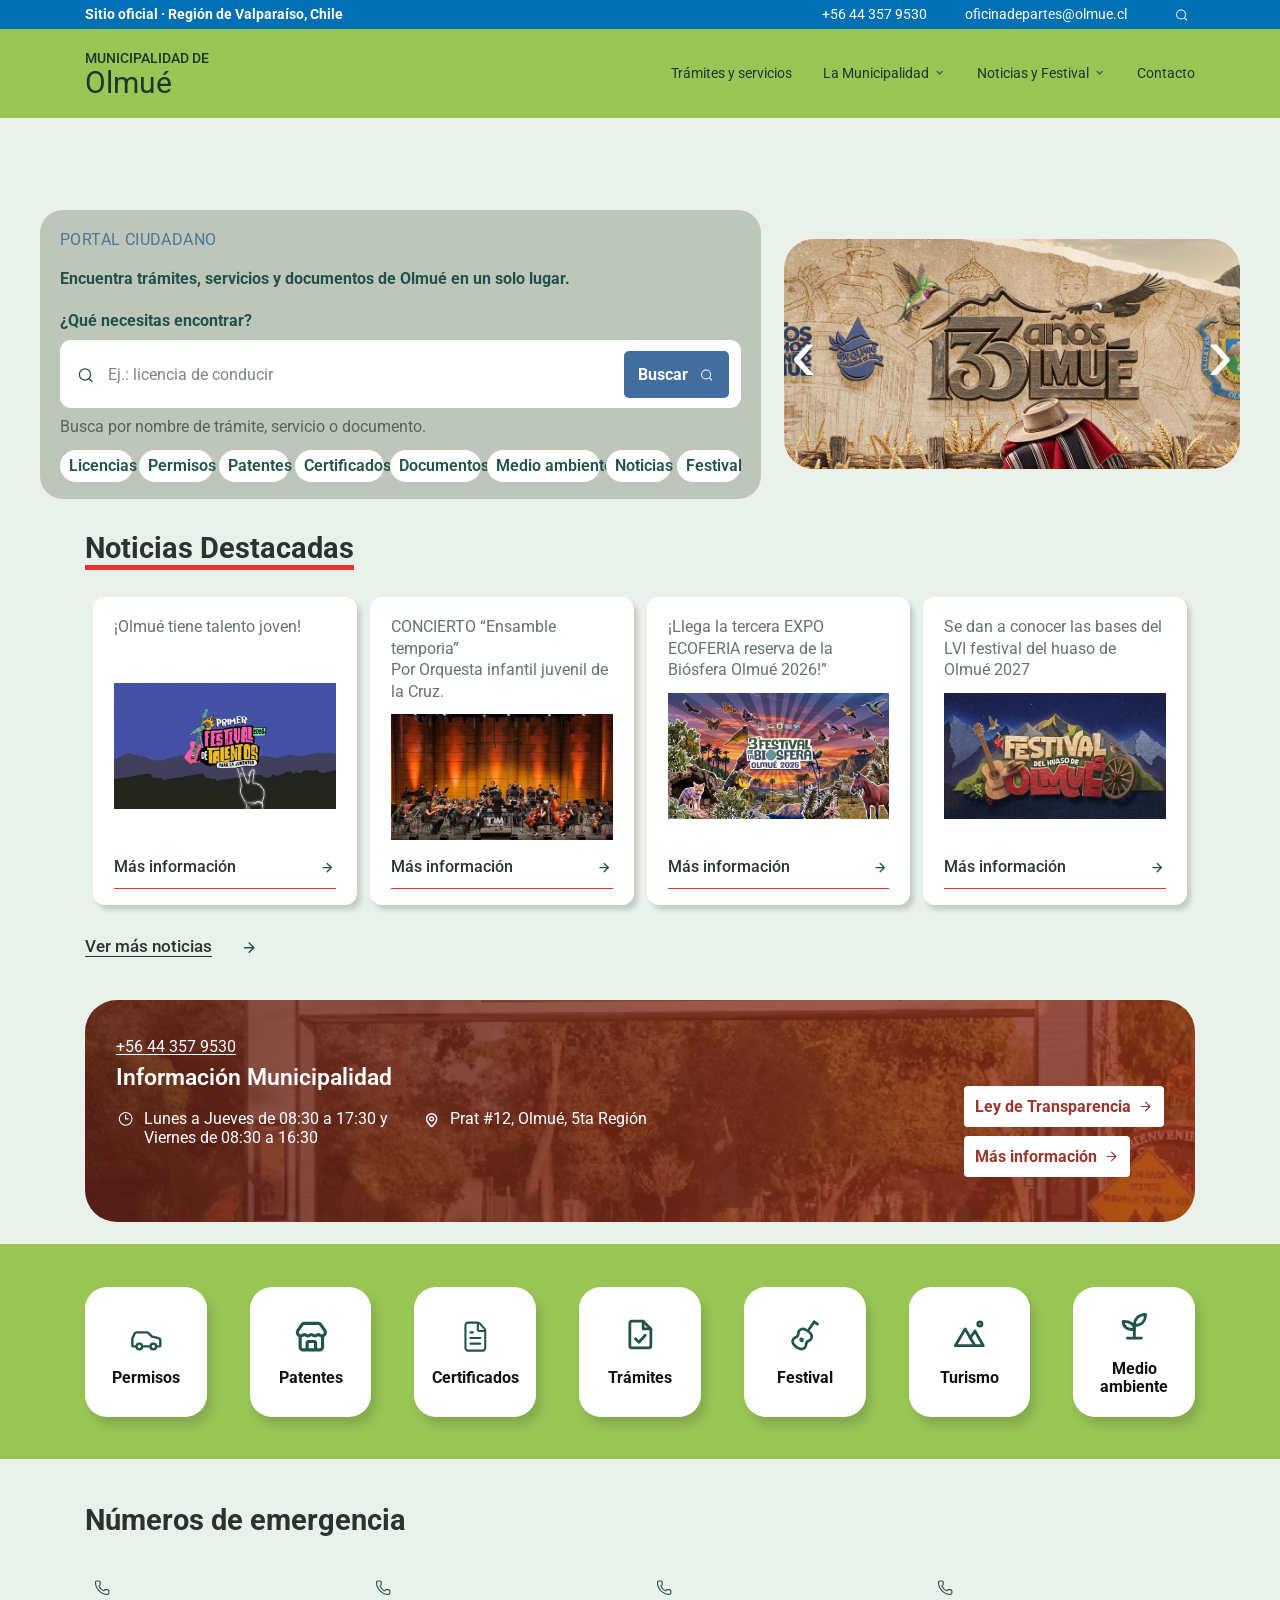
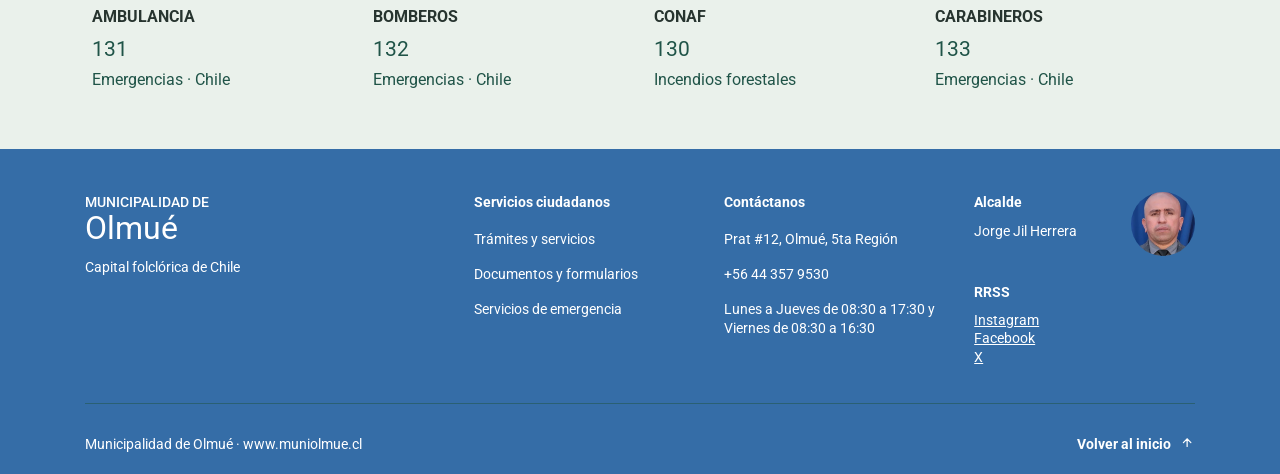
<file: index.html>
<!DOCTYPE html>

<html lang="es">
<head>
<meta charset="utf-8"/>
<meta content="width=device-width, initial-scale=1" name="viewport"/>
<meta content="#006FB3" name="theme-color"/>
<meta content="Portal ciudadano de la Municipalidad de Olmué: trámites, noticias, servicios y contacto municipal." name="description"/>
<title>Inicio · Municipalidad de Olmué</title>
<link href="https://fonts.googleapis.com" rel="preconnect"/>
<link crossorigin="" href="https://fonts.gstatic.com" rel="preconnect"/>

<script defer="" src="assets/shared-layout.js"></script><script defer="" src="assets/home.js"></script>
<link href="styles.css" rel="stylesheet"/></head>
<body id="inicio">
<a class="skip-link" href="#contenido">Saltar al contenido principal</a>
<div id="site-shell-header"></div>
<main id="contenido">
<section aria-label="Portal ciudadano y destacados" class="intro">
<div class="intro-container">
<div class="citizen-portal" id="portal">
<span class="eyebrow">PORTAL CIUDADANO</span>
<h1>Encuentra trámites, servicios y documentos de Olmué en un solo lugar.</h1>
<form autocomplete="off" id="search-form" role="search">
<label for="portal-search">¿Qué necesitas encontrar?</label>
<div class="search-field">
<img alt="" src="assets/icons/buscar.svg"/>
<input aria-controls="search-results" aria-describedby="search-help" aria-expanded="false" id="portal-search" name="q" placeholder="Ej.: licencia de conducir" type="search"/>
<button class="search-button" type="submit">Buscar <img alt="" src="assets/icons/buscar.svg"/></button>
</div>
</form>
<p class="search-help" id="search-help">Busca por nombre de trámite, servicio o documento.</p>
<div aria-label="Búsquedas sugeridas" class="keywords">
<button data-search="Licencia" type="button">Licencias</button>
<button data-search="Permiso" type="button">Permisos</button>
<button data-search="Patentes" type="button">Patentes</button>
<button data-search="Certificado" type="button">Certificados</button>
<button data-search="Documentos" type="button">Documentos</button>
<button data-search="Medio ambiente" type="button">Medio ambiente</button>
<button data-search="Noticias" type="button">Noticias</button>
<button data-search="Festival" type="button">Festival</button>
</div>
<div aria-live="polite" class="search-results" hidden="" id="search-results"></div>
</div>
<div aria-label="Actividades e información destacada de Olmué" aria-roledescription="carrusel" class="slider" role="region">
<div class="slide-content">
<img alt="Imagen destacada de Olmué, aniversario de la comuna" class="slide-image" decoding="async" fetchpriority="high" height="510" id="slide-image" src="assets/images/galeria-festival.webp" width="1801"/>
<span class="slide-caption" hidden="" id="slide-caption"></span>
</div>
<button aria-label="Imagen anterior" class="slider-arrow prev" id="slide-prev" type="button"><span aria-hidden="true">‹</span></button>
<button aria-label="Imagen siguiente" class="slider-arrow next" id="slide-next" type="button"><span aria-hidden="true">›</span></button>
</div>
</div>
</section>
<section aria-labelledby="news-title" class="news-section container">
<h2 class="section-heading" id="news-title">Noticias Destacadas</h2>
<div class="news-grid">
<article class="news-card"><a aria-label="Más información sobre el concierto Ensamble temporia" href="noticia.html?id=0"><h3>¡Olmué tiene talento joven!</h3><img alt="Imagen provisoria de un edificio municipal" decoding="async" height="768" loading="lazy" src="assets/images/noticia-municipio.webp" width="1376"/><span class="card-bottom"><span>Más información</span><img alt="" src="assets/icons/flecha-derecha.svg"/></span></a></article>
<article class="news-card"><a aria-label="Más información sobre el concierto Ensamble temporia" href="noticia.html?id=1"><h3>CONCIERTO “Ensamble temporia”<br/>Por Orquesta infantil juvenil de la Cruz.</h3><img alt="Imagen provisoria de un edificio municipal" decoding="async" height="335" loading="lazy" src="assets/images/noticia-municipio-1.webp" width="596"/><span class="card-bottom"><span>Más información</span><img alt="" src="assets/icons/flecha-derecha.svg"/></span></a></article>
<article class="news-card"><a aria-label="Más información sobre el concierto Ensamble temporia" href="noticia.html?id=2"><h3>¡Llega la tercera EXPO ECOFERIA reserva de la Biósfera Olmué 2026!”<br/></h3><img alt="Imagen provisoria de un edificio municipal" decoding="async" height="768" loading="lazy" src="assets/images/noticia-municipio-2.webp" width="1376"/><span class="card-bottom"><span>Más información</span><img alt="" src="assets/icons/flecha-derecha.svg"/></span></a></article>
<article class="news-card"><a aria-label="Más información sobre el concierto Ensamble temporia" href="noticia.html?id=3"><h3>Se dan a conocer las bases del<br/> LVI festival del huaso de Olmué 2027</h3><img alt="Imagen provisoria de un edificio municipal" decoding="async" height="349" loading="lazy" src="assets/images/noticia-municipio-3.webp" width="620"/><span class="card-bottom"><span>Más información</span><img alt="" src="assets/icons/flecha-derecha.svg"/></span></a></article>
</div>
<a class="more-news" href="noticias.html"><span>Ver más noticias</span><img alt="" src="assets/icons/flecha-derecha.svg"/></a>
</section>
<section aria-labelledby="municipal-title" class="municipal-banner container">
<div class="banner-details">
<a class="banner-phone" href="tel:+56443579530">+56 44 357 9530</a>
<h2 id="municipal-title">Información Municipalidad</h2>
<div class="banner-facts">
<p><img alt="" src="assets/icons/horario.svg"/><span>Lunes a Jueves de 08:30 a 17:30 y<br/>Viernes de 08:30 a 16:30</span></p>
<p><img alt="" src="assets/icons/ubicacion.svg"/><span>Prat #12, Olmué, 5ta Región</span></p>
</div>
</div>
<div class="banner-actions">
<a href="https://www.portaltransparencia.cl/PortalPdT/pdtta?codOrganismo=MU190" rel="noopener noreferrer" target="_blank">Ley de Transparencia <svg aria-hidden="true" fill="none" focusable="false" viewbox="0 0 24 24"><path d="M5 12h14m-7-7 7 7-7 7" stroke="currentColor" stroke-linecap="round" stroke-linejoin="round" stroke-width="1.8"></path></svg></a>
<a href="municipalidad.html" rel="noopener noreferrer" target="_blank">Más información <svg aria-hidden="true" fill="none" focusable="false" viewbox="0 0 24 24"><path d="M5 12h14m-7-7 7 7-7 7" stroke="currentColor" stroke-linecap="round" stroke-linejoin="round" stroke-width="1.8"></path></svg></a>
</div>
</section>
<section aria-label="Accesos directos" class="shortcuts-section">
<div class="container shortcuts-grid">
<a class="shortcut" href="tramites.html?q=permiso"><img alt="" src="assets/icons/automovil.svg"/><span>Permisos</span></a>
<a class="shortcut" href="tramites.html?tramite=patentes-comerciales"><img alt="" src="assets/icons/tienda.svg"/><span>Patentes</span></a>
<a class="shortcut" href="tramites.html?tramite=certificado-informaciones-previas"><img alt="" src="assets/icons/documento.svg"/><span>Certificados</span></a>
<a class="shortcut" href="tramites.html"><img alt="" src="assets/icons/tramites.svg"/><span>Trámites</span></a>
<a class="shortcut" href="festival.html"><img alt="" src="assets/icons/festival.svg"/><span>Festival</span></a>
<a class="shortcut" href="turismo.html"><img alt="" src="assets/icons/turismo.svg"/><span>Turismo</span></a>
<a class="shortcut" href="medio-ambiente.html"><img alt="" src="assets/icons/medio-ambiente.svg"/><span>Medio<br/>ambiente</span></a>
</div>
</section>
<section aria-labelledby="emergency-title" class="emergency-section">
<div class="container">
<h2 id="emergency-title">Números de emergencia</h2>
<div class="emergency-grid">
<div class="emergency-item"><img alt="" src="assets/icons/telefono.svg"/><h3>AMBULANCIA</h3><a href="tel:131">131</a><p>Emergencias · Chile</p></div>
<div class="emergency-item"><img alt="" src="assets/icons/telefono.svg"/><h3>BOMBEROS</h3><a href="tel:132">132</a><p>Emergencias · Chile</p></div>
<div class="emergency-item"><img alt="" src="assets/icons/telefono.svg"/><h3>CONAF</h3><a href="tel:130">130</a><p>Incendios forestales</p></div>
<div class="emergency-item"><img alt="" src="assets/icons/telefono.svg"/><h3>CARABINEROS</h3><a href="tel:133">133</a><p>Emergencias · Chile</p></div>
</div>
</div>
</section>
</main>
<div id="site-shell-footer"></div>
</body>
</html>
</file>
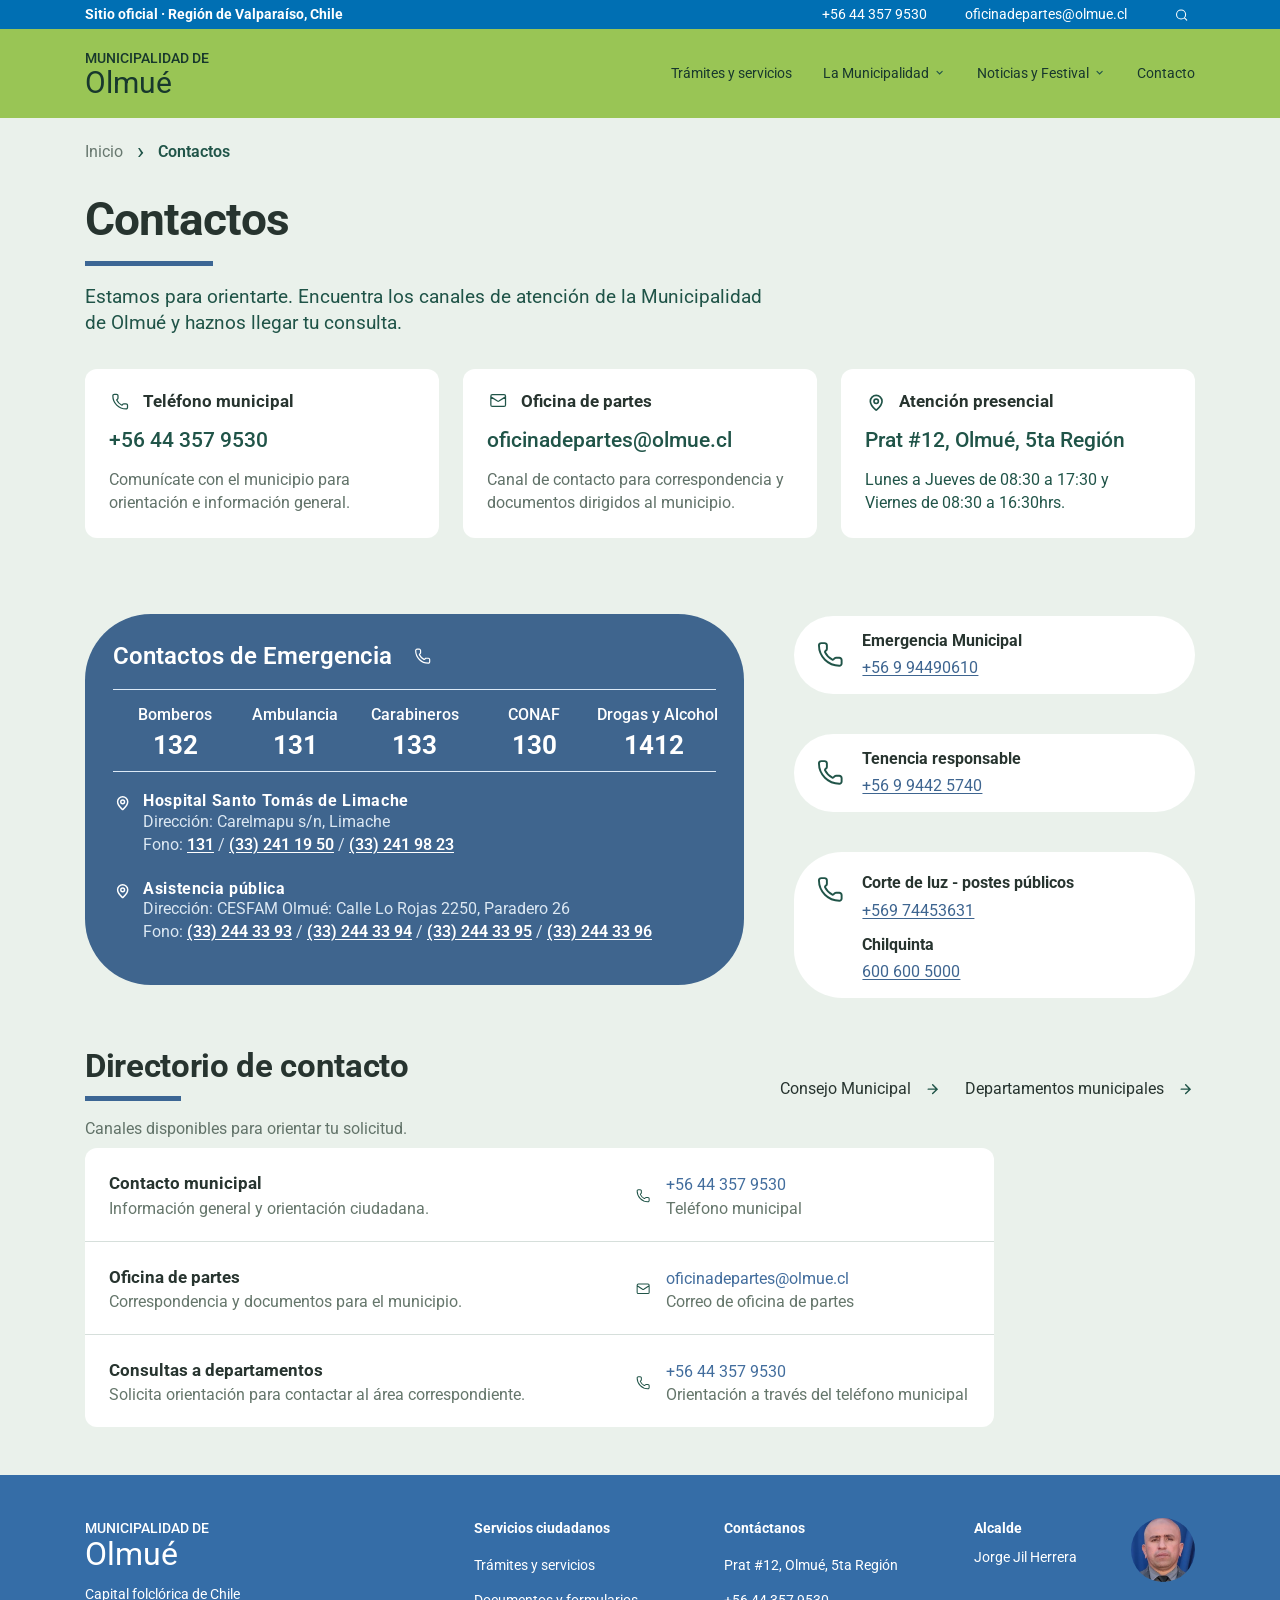
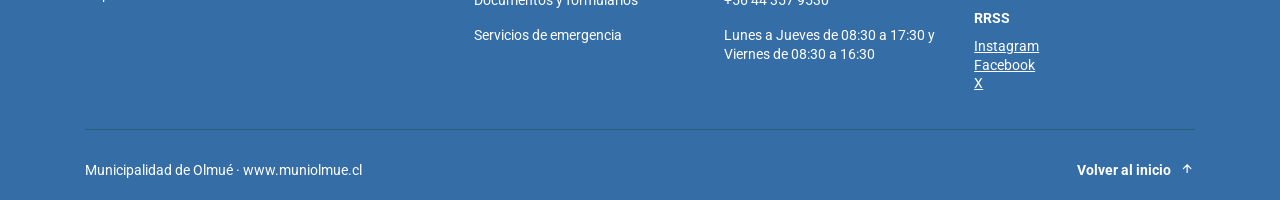
<file: contacto.html>
<!DOCTYPE html>

<html lang="es">
<head>
<meta charset="utf-8"/>
<meta content="width=device-width, initial-scale=1" name="viewport"/>
<meta content="#006FB3" name="theme-color"/>
<meta content="Canales de contacto, teléfonos, horarios y emergencias de la Municipalidad de Olmué." name="description"/>
<title>Contactos · Municipalidad de Olmué</title>
<link href="https://fonts.googleapis.com" rel="preconnect"/>
<link crossorigin="" href="https://fonts.gstatic.com" rel="preconnect"/>

<script defer="" src="assets/shared-layout.js"></script><script defer="" src="assets/contacto.js"></script>
<link href="styles.css" rel="stylesheet"/></head>
<body class="contact-page" id="inicio">
<a class="skip-link" href="#contenido">Saltar al contenido principal</a>
<div id="site-shell-header"></div>
<main class="contact-main container" id="contenido">
<nav aria-label="Ruta de navegación" class="contact-breadcrumb"><a href="index.html">Inicio</a><span aria-hidden="true" class="crumb-chevron">›</span><strong aria-current="page">Contactos</strong></nav>
<section aria-labelledby="contact-heading" class="contact-intro">
<h1 id="contact-heading">Contactos</h1>
<div aria-hidden="true" class="contact-accent"></div>
<p>Estamos para orientarte. Encuentra los canales de atención de la Municipalidad<br class="desktop-break"/> de Olmué y haznos llegar tu consulta.</p>
<div class="contact-top-grid">
<article class="contact-top-card">
<h2><img alt="" src="assets/icons/telefono.svg"/>Teléfono municipal</h2>
<a class="contact-card-value" href="tel:+56443579530">+56 44 357 9530</a>
<p>Comunícate con el municipio para orientación e información general.</p>
</article>
<article class="contact-top-card">
<h2><img alt="" src="assets/icons/correo.svg"/>Oficina de partes</h2>
<a class="contact-card-value" href="mailto:oficinadepartes@olmue.cl">oficinadepartes@olmue.cl</a>
<p>Canal de contacto para correspondencia y documentos dirigidos al municipio.</p>
</article>
<article class="contact-top-card">
<h2><img alt="" src="assets/icons/ubicacion.svg"/>Atención presencial</h2>
<p class="contact-card-value">Prat #12, Olmué, 5ta Región</p>
<p class="schedule">Lunes a Jueves de 08:30 a 17:30 y<br/>Viernes de 08:30 a 16:30hrs.</p>
</article>
</div>
</section>
<section aria-label="Teléfonos de emergencia" class="contact-emergency-layout" id="emergencias">
<div class="emergency-panel">
<h2>Contactos de Emergencia <img alt="" src="assets/icons/telefono.svg"/></h2>
<div class="emergency-stats">
<div><span>Bomberos</span><a href="tel:132">132</a></div>
<div><span>Ambulancia</span><a href="tel:131">131</a></div>
<div><span>Carabineros</span><a href="tel:133">133</a></div>
<div><span>CONAF</span><a href="tel:130">130</a></div>
<div><span>Drogas y Alcohol</span><a href="tel:1412">1412</a></div>
</div>
<div class="emergency-locations">
<article class="emergency-place">
<img alt="" src="assets/icons/ubicacion.svg"/>
<div><h3>Hospital Santo Tomás de Limache</h3><p>Dirección: Carelmapu s/n, Limache</p><p>Fono: <a href="tel:131">131</a> / <a href="tel:+56332411950">(33) 241 19 50</a> / <a href="tel:+56332419823">(33) 241 98 23</a></p></div>
</article>
<article class="emergency-place">
<img alt="" src="assets/icons/ubicacion.svg"/>
<div><h3>Asistencia pública</h3><p>Dirección: CESFAM Olmué: Calle Lo Rojas 2250, Paradero 26</p><p>Fono: <a href="tel:+56332443393">(33) 244 33 93</a> / <a href="tel:+56332443394">(33) 244 33 94</a> / <a href="tel:+56332443395">(33) 244 33 95</a> / <a href="tel:+56332443396">(33) 244 33 96</a></p></div>
</article>
</div>
</div>
<div aria-label="Otros teléfonos útiles" class="emergency-side-list">
<article class="emergency-pill">
<img alt="" src="assets/icons/telefono.svg"/><div><h3>Emergencia Municipal</h3><a href="tel:+56994490610">+56 9 94490610</a></div>
</article>
<article class="emergency-pill">
<img alt="" src="assets/icons/telefono.svg"/><div><h3>Tenencia responsable</h3><a href="tel:+56994425740">+56 9 9442 5740</a></div>
</article>
<article class="emergency-pill emergency-pill-tall">
<img alt="" src="assets/icons/telefono.svg"/><div><h3>Corte de luz - postes públicos</h3><a href="tel:+56974453631">+569 74453631</a><h3>Chilquinta</h3><a href="tel:6006005000">600 600 5000</a></div>
</article>
</div>
</section>
<section aria-labelledby="directory-heading" class="contact-directory">
<div class="directory-top">
<div class="directory-headings">
<h2 id="directory-heading">Directorio de contacto</h2>
<div aria-hidden="true" class="contact-accent"></div>
<p>Canales disponibles para orientar tu solicitud.</p>
</div>
<nav aria-label="Otros directorios municipales" class="directory-quicklinks">
<a href="municipalidad.html#consejo-municipal"><span>Consejo Municipal</span><img alt="" src="assets/icons/flecha-derecha.svg"/></a>
<a href="departamentos.html"><span>Departamentos municipales</span><img alt="" src="assets/icons/flecha-derecha.svg"/></a>
</nav>
</div>
<div class="directory-list">
<article class="directory-row">
<div><h3>Contacto municipal</h3><p>Información general y orientación ciudadana.</p></div>
<div class="directory-method"><img alt="" src="assets/icons/telefono.svg"/><div><a href="tel:+56443579530">+56 44 357 9530</a><p>Teléfono municipal</p></div></div>
</article>
<article class="directory-row">
<div><h3>Oficina de partes</h3><p>Correspondencia y documentos para el municipio.</p></div>
<div class="directory-method"><img alt="" src="assets/icons/correo.svg"/><div><a href="mailto:oficinadepartes@olmue.cl">oficinadepartes@olmue.cl</a><p>Correo de oficina de partes</p></div></div>
</article>
<article class="directory-row">
<div><h3>Consultas a departamentos</h3><p>Solicita orientación para contactar al área correspondiente.</p></div>
<div class="directory-method"><img alt="" src="assets/icons/telefono.svg"/><div><a href="tel:+56443579530">+56 44 357 9530</a><p>Orientación a través del teléfono municipal</p></div></div>
</article>
</div>
</section>
</main>
<div id="site-shell-footer"></div>
</body>
</html>
</file>
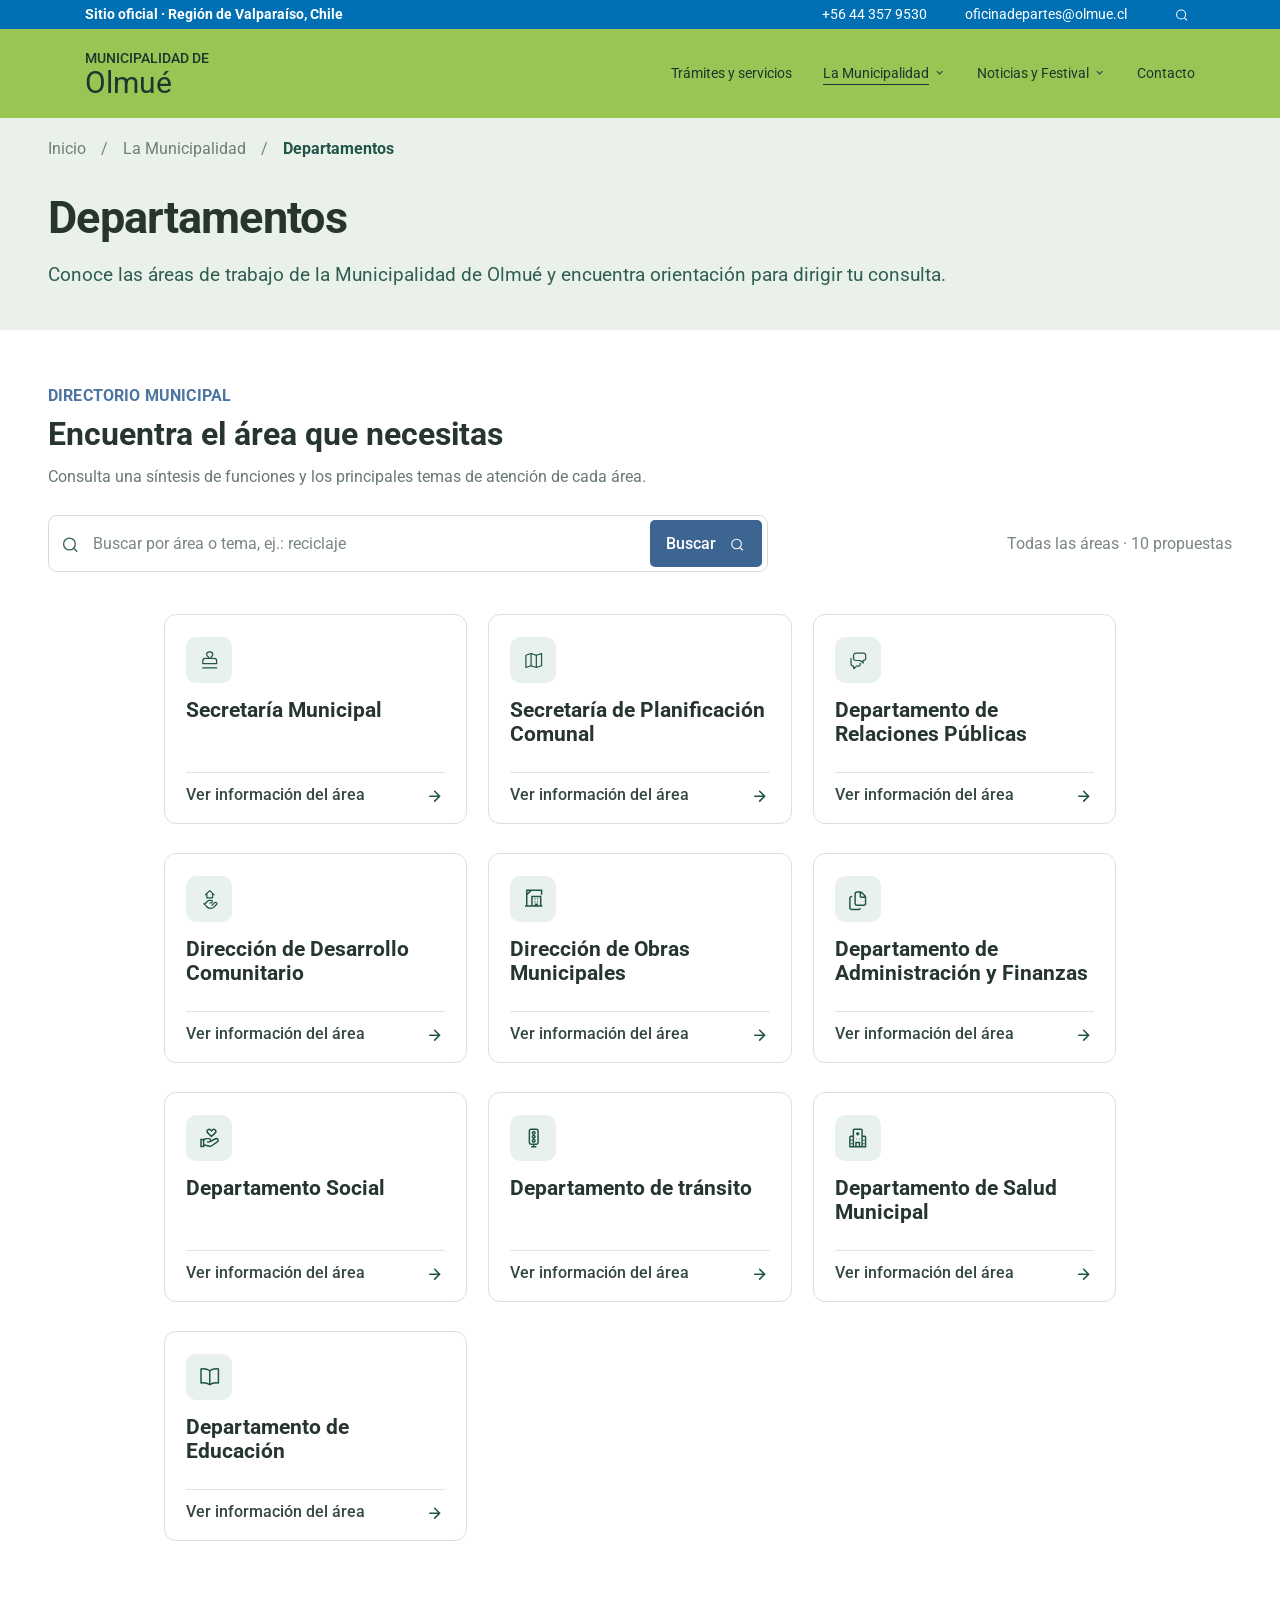
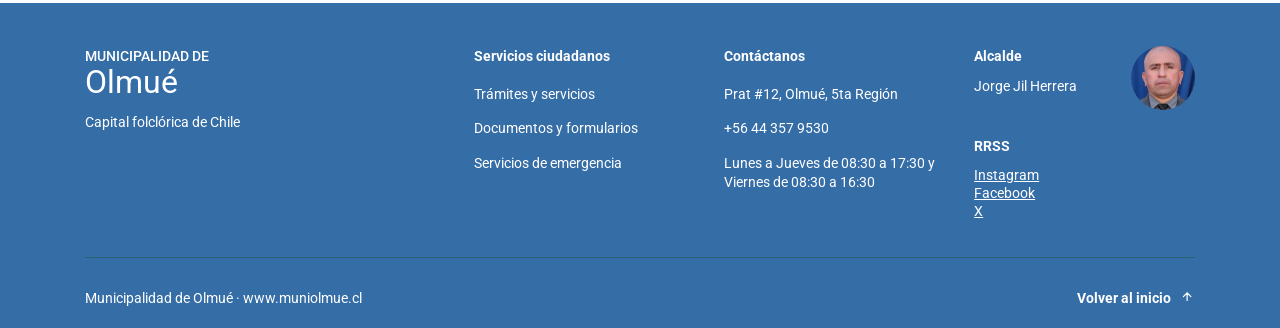
<file: departamentos.html>
<!DOCTYPE html>

<html lang="es">
<head>
<meta charset="utf-8"/>
<meta content="width=device-width, initial-scale=1" name="viewport"/>
<meta content="Conoce las áreas de trabajo de la Municipalidad de Olmué y consulta sus funciones y temas de atención." name="description"/>
<title>Departamentos · Municipalidad de Olmué</title>
<link href="https://fonts.googleapis.com" rel="preconnect"/>
<link crossorigin="" href="https://fonts.gstatic.com" rel="preconnect"/>

<link href="styles.css" rel="stylesheet"/></head>
<body class="dept-page" data-page="departamentos" id="inicio">
<a class="skip-link" href="#contenido">Saltar al contenido</a>
<div id="site-shell-header"></div>
<main id="contenido">
<section aria-labelledby="dept-title" class="dept-intro">
<div class="dept-container">
<nav aria-label="Ruta de navegación" class="dept-breadcrumb">
<a href="index.html">Inicio</a><span aria-hidden="true">/</span>
<a href="municipalidad.html">La Municipalidad</a><span aria-hidden="true">/</span>
<span aria-current="page">Departamentos</span>
</nav>
<h1 id="dept-title">Departamentos</h1>
<p>Conoce las áreas de trabajo de la Municipalidad de Olmué y encuentra orientación para dirigir tu consulta.</p>
</div>
</section>
<section aria-labelledby="directory-title" class="dept-directory">
<div class="dept-container">
<span class="dept-eyebrow">DIRECTORIO MUNICIPAL</span>
<h2 id="directory-title">Encuentra el área que necesitas</h2>
<p class="dept-subtitle">Consulta una síntesis de funciones y los principales temas de atención de cada área.</p>
<div class="dept-tools">
<form class="dept-search" id="dept-search-form" role="search">
<img alt="" src="assets/icons/buscar.svg"/>
<label class="visually-hidden" for="dept-search-input">Buscar por área o tema</label>
<input autocomplete="off" id="dept-search-input" placeholder="Buscar por área o tema, ej.: reciclaje" type="search"/>
<button class="dept-search-button" type="submit">Buscar <img alt="" src="assets/icons/buscar.svg"/></button>
</form>
<p aria-live="polite" class="dept-count" id="dept-count">Todas las áreas · 10 propuestas</p>
</div>
<div aria-label="Áreas municipales" class="dept-card-rows" id="dept-card-rows"></div>
<div class="dept-empty" hidden="" id="dept-empty">
<h3>No encontramos resultados</h3>
<p>Prueba con el nombre de otra área o un tema distinto.</p>
<button id="dept-reset" type="button">Ver todas las áreas</button>
</div>
</div>
</section>
</main>
<div id="site-shell-footer"></div>
<script src="assets/shared-layout.js"></script>
<script src="assets/departamentos-data.js"></script>
<script src="assets/departamentos.js"></script>
</body>
</html>
</file>
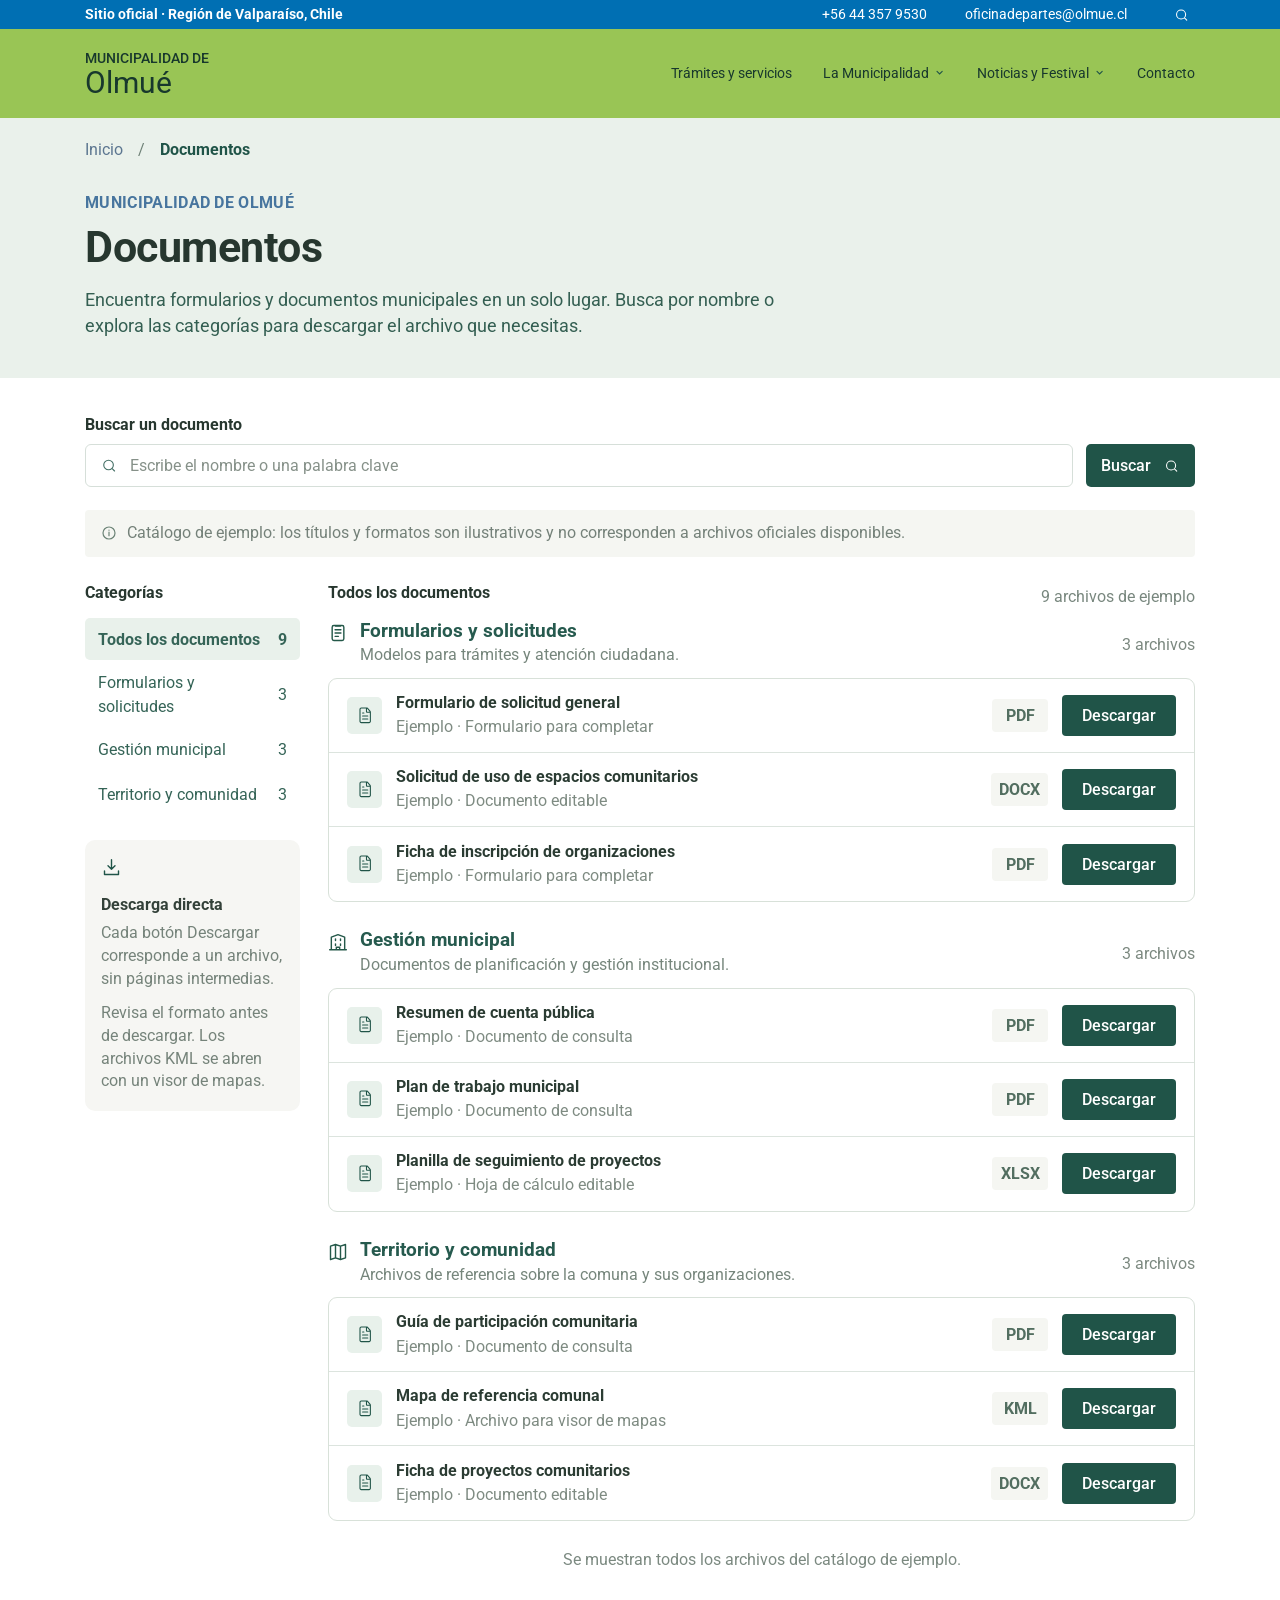
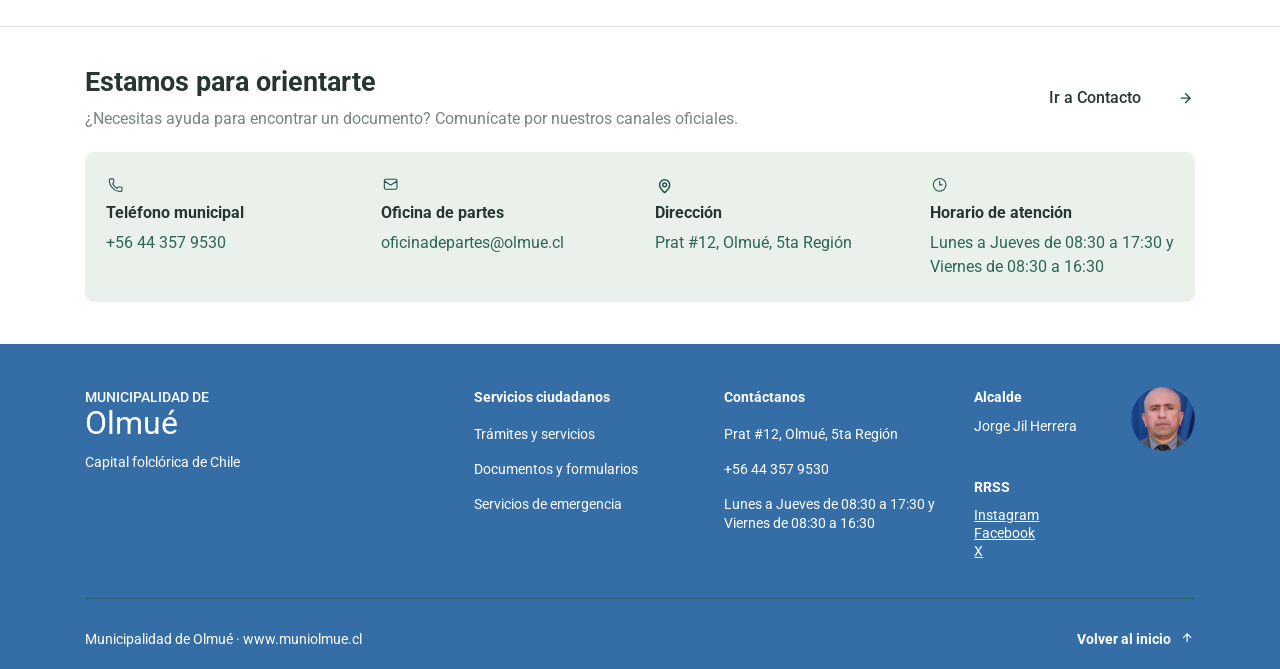
<file: documentos.html>
<!DOCTYPE html>

<html lang="es">
<head>
<meta charset="utf-8"/>
<meta content="width=device-width, initial-scale=1" name="viewport"/>
<meta content="Documentos y formularios municipales de Olmué: encuentra y descarga archivos organizados por categoría." name="description"/>
<title>Documentos · Municipalidad de Olmué</title>
<link href="https://fonts.googleapis.com" rel="preconnect"/>
<link crossorigin="" href="https://fonts.gstatic.com" rel="preconnect"/>

<link href="styles.css" rel="stylesheet"/></head>
<body class="docs-page" data-page="documentos" id="inicio">
<a class="skip-link" href="#docs-main">Saltar al contenido</a>
<div id="site-shell-header"></div>
<main id="docs-main">
<section aria-labelledby="docs-title" class="docs-hero">
<div class="docs-container">
<nav aria-label="Ruta de navegación" class="docs-breadcrumb">
<a href="index.html">Inicio</a><span aria-hidden="true">/</span><strong aria-current="page">Documentos</strong>
</nav>
<p class="docs-eyebrow">MUNICIPALIDAD DE OLMUÉ</p>
<h1 id="docs-title">Documentos</h1>
<p class="docs-description">Encuentra formularios y documentos municipales en un solo lugar. Busca por nombre o explora las categorías para descargar el archivo que necesitas.</p>
</div>
</section>
<section aria-labelledby="docs-search-label" class="docs-catalog">
<div class="docs-container">
<form class="docs-form" id="docs-form" role="search">
<label for="docs-query" id="docs-search-label">Buscar un documento</label>
<div class="docs-search-row">
<div class="docs-input-wrap">
<img alt="" aria-hidden="true" src="assets/icons/buscar.svg"/>
<input autocomplete="off" id="docs-query" placeholder="Escribe el nombre o una palabra clave" type="search"/>
</div>
<button class="docs-search-button" type="submit">Buscar <img alt="" aria-hidden="true" src="assets/icons/buscar.svg"/></button>
</div>
</form>
<p class="docs-disclaimer"><svg aria-hidden="true" viewbox="0 0 24 24"><circle cx="12" cy="12" r="9"></circle><path d="M12 10.5v5.5M12 7.5v.2"></path></svg> Catálogo de ejemplo: los títulos y formatos son ilustrativos y no corresponden a archivos oficiales disponibles.</p>
<div class="docs-layout">
<aside aria-labelledby="docs-categories-label" class="docs-sidebar">
<h2 id="docs-categories-label">Categorías</h2>
<div aria-label="Filtrar por categoría" class="docs-categories" id="docs-categories" role="group"></div>
<div class="docs-download-info">
<svg aria-hidden="true" viewbox="0 0 24 24"><path d="M12 3v11m0 0 4-4m-4 4-4-4M4 16v4h16v-4"></path></svg>
<h3>Descarga directa</h3>
<p>Cada botón Descargar corresponde a un archivo, sin páginas intermedias.</p>
<p>Revisa el formato antes de descargar. Los archivos KML se abren con un visor de mapas.</p>
</div>
</aside>
<div class="docs-results">
<div class="docs-results-head">
<h2 id="docs-results-title">Todos los documentos</h2>
<span aria-live="polite" id="docs-count">9 archivos de ejemplo</span>
</div>
<div id="docs-groups"></div>
<div class="docs-empty" hidden="" id="docs-empty">
<h3>No encontramos documentos con esa búsqueda</h3>
<p>Prueba con otra palabra clave o consulta todas las categorías.</p>
<button id="docs-reset" type="button">Mostrar todos los documentos</button>
</div>
<p class="docs-results-foot" id="docs-footnote">Se muestran todos los archivos del catálogo de ejemplo.</p>
</div>
</div>
</div>
</section>
<section aria-labelledby="docs-orient-title" class="docs-orient">
<div class="docs-container">
<div class="docs-orient-head">
<div>
<h2 id="docs-orient-title">Estamos para orientarte</h2>
<p>¿Necesitas ayuda para encontrar un documento? Comunícate por nuestros canales oficiales.</p>
</div>
<a class="docs-contact-link" href="contacto.html">Ir a Contacto <img alt="" aria-hidden="true" src="assets/icons/flecha-derecha.svg"/></a>
</div>
<div class="docs-contact-panel">
<div><img alt="" aria-hidden="true" src="assets/icons/telefono.svg"/><h3>Teléfono municipal</h3><a href="tel:+56443579530">+56 44 357 9530</a></div>
<div><img alt="" aria-hidden="true" src="assets/icons/correo.svg"/><h3>Oficina de partes</h3><a href="mailto:oficinadepartes@olmue.cl">oficinadepartes@olmue.cl</a></div>
<div><img alt="" aria-hidden="true" src="assets/icons/ubicacion.svg"/><h3>Dirección</h3><p>Prat #12, Olmué, 5ta Región</p></div>
<div><img alt="" aria-hidden="true" src="assets/icons/horario.svg"/><h3>Horario de atención</h3><p>Lunes a Jueves de 08:30 a 17:30 y<br/>Viernes de 08:30 a 16:30</p></div>
</div>
</div>
</section>
</main>
<div id="site-shell-footer"></div>
<script src="assets/shared-layout.js"></script>
<script src="assets/documentos-data.js"></script>
<script src="assets/documentos.js"></script>
</body>
</html>
</file>
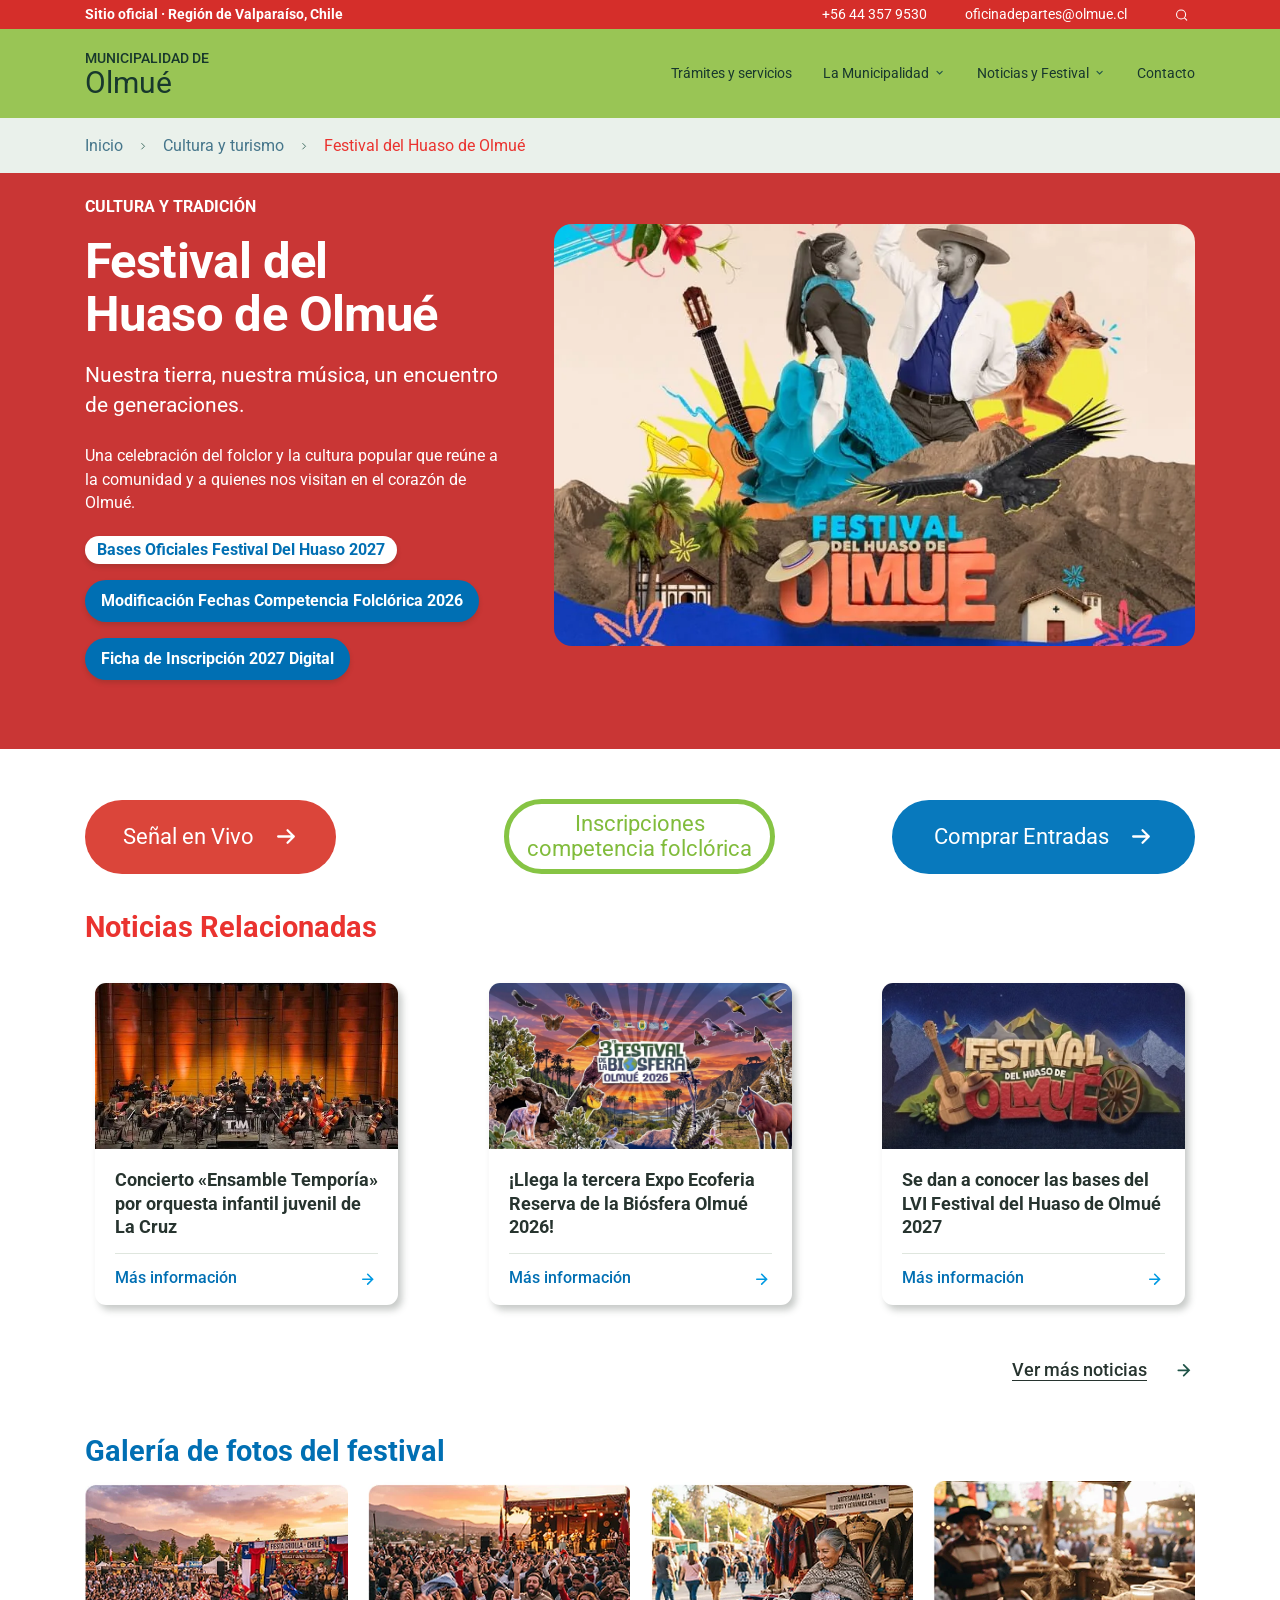
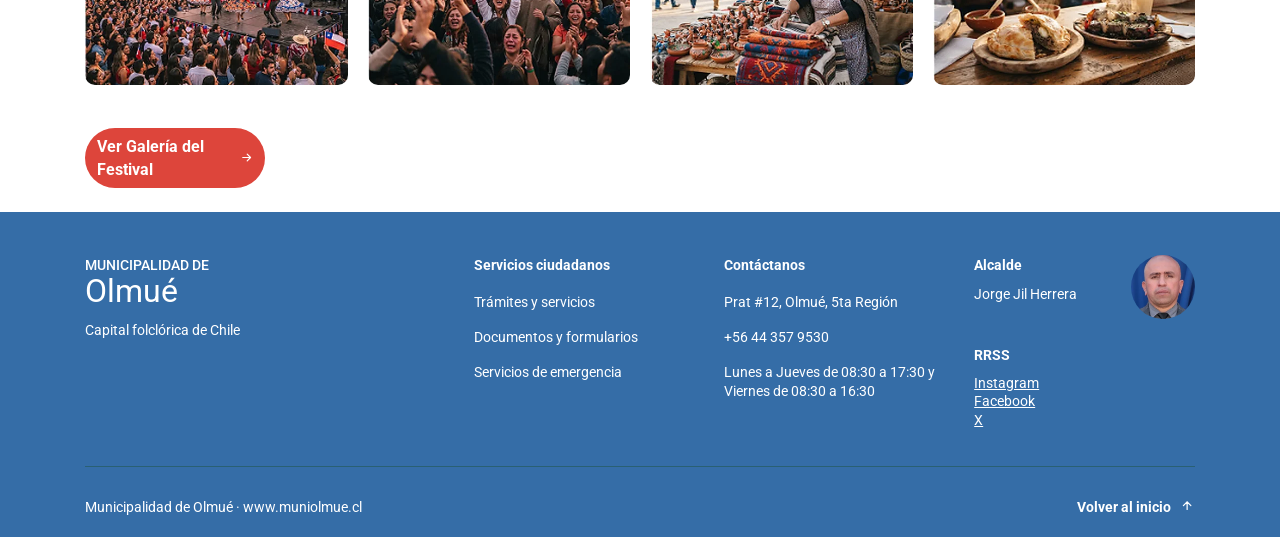
<file: festival.html>
<!DOCTYPE html>

<html lang="es">
<head>
<meta charset="utf-8"/>
<meta content="width=device-width, initial-scale=1" name="viewport"/>
<meta content="#EA332F" name="theme-color"/>
<meta content="Festival del Huaso de Olmué: cultura, tradición, noticias y galería fotográfica." name="description"/>
<title>Festival del Huaso de Olmué · Municipalidad de Olmué</title>
<link href="https://fonts.googleapis.com" rel="preconnect"/>
<link crossorigin="" href="https://fonts.gstatic.com" rel="preconnect"/>

<script defer="" src="assets/shared-layout.js"></script>
<script defer="" src="assets/festival.js"></script>
<link href="styles.css" rel="stylesheet"/></head>
<body class="festival-page" id="inicio">
<a class="skip-link" href="#contenido">Saltar al contenido</a>
<div id="site-shell-header"></div>
<main id="contenido">
<nav aria-label="Ruta de navegación" class="festival-breadcrumb">
<div class="container festival-breadcrumb-inner">
<a href="index.html">Inicio</a><img alt="" src="assets/icons/chevron-derecha.svg"/>
<a href="turismo.html">Cultura y turismo</a><img alt="" src="assets/icons/chevron-derecha.svg"/>
<span aria-current="page">Festival del Huaso de Olmué</span>
</div>
</nav>
<section aria-labelledby="festival-title" class="festival-hero">
<div class="container festival-hero-grid">
<div class="festival-hero-copy">
<p class="festival-eyebrow">CULTURA Y TRADICIÓN</p>
<h1 id="festival-title">Festival del<br/>Huaso de Olmué</h1>
<p class="festival-hero-lead">Nuestra tierra, nuestra música, un encuentro de generaciones.</p>
<p class="festival-hero-description">Una celebración del folclor y la cultura popular que reúne a la comunidad y a quienes nos visitan en el corazón de Olmué.</p>
<div aria-label="Documentos e información del festival" class="festival-documents">
<a class="festival-doc festival-doc-light" href="https://drive.google.com/drive/folders/1NW7Bs-UE1YIUnoxlDa3_hAqInKf9GtOA?usp=sharing" rel="noopener noreferrer" target="_blank">Bases Oficiales Festival Del Huaso 2027</a>
<a class="festival-doc festival-doc-blue" href="https://www.muniolmue.cl/descargasMuni/rrpp/modf_fol_2026.pdf" rel="noopener noreferrer" target="_blank">Modificación Fechas Competencia Folclórica 2026</a>
<a class="festival-doc festival-doc-blue" href="https://www.chilevision.cl/programas/festival-de-olmue/competencia-folclorica/" rel="noopener noreferrer" target="_blank">Ficha de Inscripción 2027 Digital</a>
</div>
</div>
<figure class="festival-hero-photo">
<img alt="Pareja bailando cueca en una celebración folclórica, imagen ilustrativa provisoria" decoding="async" height="846" src="assets/images/festival/festival-danza-provisorio.webp" width="828"/>
</figure>
</div>
</section>
<section aria-label="Accesos del festival" class="festival-links-section">
<div class="container festival-links-grid">
<button class="festival-main-link festival-main-red" data-pending="Enlace a la señal en vivo pendiente de confirmar" type="button">Señal en Vivo <svg aria-hidden="true" viewbox="0 0 24 24"><path d="M4 12h15m-6-6 6 6-6 6"></path></svg></button>
<a class="festival-main-link festival-main-green" href="https://www.chilevision.cl/programas/festival-de-olmue/competencia-folclorica/" rel="noopener noreferrer" target="_blank">Inscripciones<br/>competencia folclórica</a>
<button class="festival-main-link festival-main-blue" data-pending="Enlace de venta de entradas pendiente de confirmar" type="button">Comprar Entradas <svg aria-hidden="true" viewbox="0 0 24 24"><path d="M4 12h15m-6-6 6 6-6 6"></path></svg></button>
</div>
</section>
<section aria-labelledby="festival-related-title" class="festival-related">
<div class="container">
<h2 id="festival-related-title">Noticias Relacionadas</h2>
<div class="festival-news-grid">
<article class="festival-news-card">
<img alt="Edificio cultural de la comuna, imagen de ejemplo" decoding="async" height="335" loading="lazy" src="assets/images/news/noticia-02.webp" width="596"/>
<div class="festival-news-card-content">
<h3>Concierto «Ensamble Temporía» por orquesta infantil juvenil de La Cruz</h3>
<a aria-label="Más información sobre espacios culturales para compartir en comunidad" href="noticia.html?id=1"><span>Más información</span><img alt="" src="assets/icons/flecha-derecha.svg"/></a>
</div>
</article>
<article class="festival-news-card">
<img alt="Paisaje de cerros y entorno natural, imagen de ejemplo" decoding="async" height="768" loading="lazy" src="assets/images/news/noticia-03.webp" width="1376"/>
<div class="festival-news-card-content">
<h3>¡Llega la tercera Expo Ecoferia Reserva de la Biósfera Olmué 2026!</h3>
<a aria-label="Más información sobre conocer y cuidar nuestro patrimonio natural" href="noticia.html?id=2"><span>Más información</span><img alt="" src="assets/icons/flecha-derecha.svg"/></a>
</div>
</article>
<article class="festival-news-card">
<img alt="Artesanía y oficios locales, imagen de ejemplo" decoding="async" height="349" loading="lazy" src="assets/images/news/noticia-04.webp" width="620"/>
<div class="festival-news-card-content">
<h3>Se dan a conocer las bases del LVI Festival del Huaso de Olmué 2027</h3>
<a aria-label="Más información sobre artesanía local: oficios que dan vida a Olmué" href="noticia.html?id=3"><span>Más información</span><img alt="" src="assets/icons/flecha-derecha.svg"/></a>
</div>
</article>
</div>
<div class="festival-more-news"><a href="noticias.html">Ver más noticias <img alt="" src="assets/icons/flecha-derecha.svg"/></a></div>
</div>
</section>
<section aria-labelledby="festival-gallery-title" class="festival-gallery">
<div class="container">
<h2 id="festival-gallery-title">Galería de fotos del festival</h2>
<div class="festival-photo-grid">
<img alt="Escenario al aire libre con público y una presentación folclórica, imagen provisoria" decoding="async" height="420" loading="lazy" src="assets/images/festival/festival-escenario-provisorio.webp" width="518"/>
<img alt="Público disfrutando de un espectáculo musical, imagen provisoria" decoding="async" height="420" loading="lazy" src="assets/images/festival/festival-publico-provisorio.webp" width="516"/>
<img alt="Feria y artesanía tradicional, imagen provisoria" decoding="async" height="420" loading="lazy" src="assets/images/festival/festival-artesania-provisorio.webp" width="518"/>
<img alt="Gastronomía típica en un encuentro folclórico, imagen provisoria" decoding="async" height="420" loading="lazy" src="assets/images/festival/festival-gastronomia-provisorio.webp" width="494"/>
</div>
<a class="festival-facebook-link" href="https://www.festivaldelhuaso.cl/galeria.php" rel="noopener noreferrer" target="_blank">Ver Galería del Festival <svg aria-hidden="true" viewbox="0 0 24 24"><path d="M5 12h14m-6-6 6 6-6 6"></path></svg></a>
</div>
</section>
</main>
<div aria-live="polite" class="festival-toast" hidden="" id="festival-toast" role="status"></div>
<div id="site-shell-footer"></div>
</body>
</html>
</file>
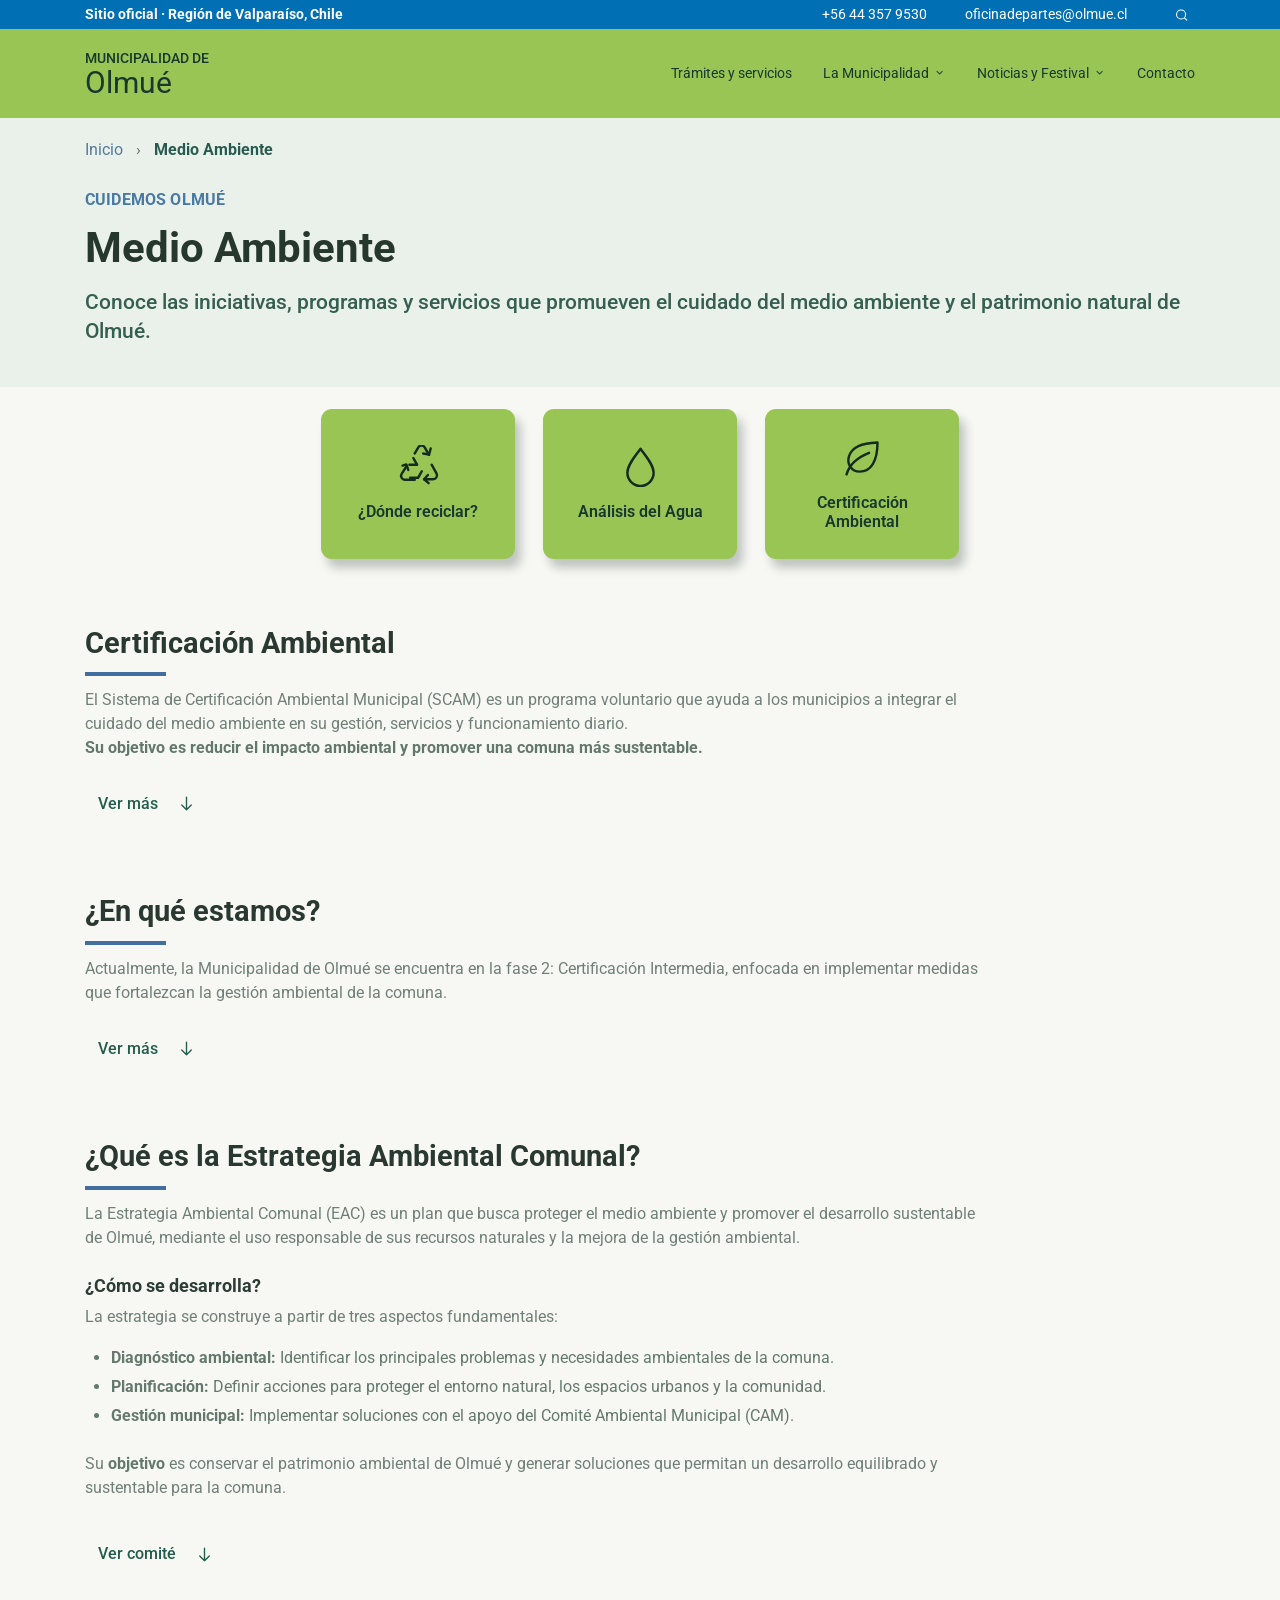
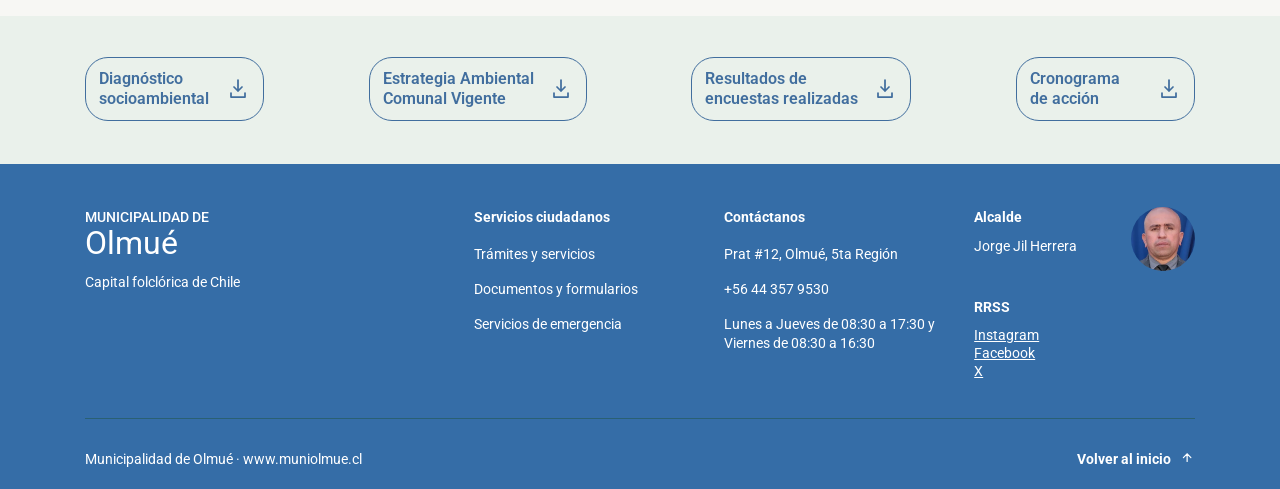
<file: medio-ambiente.html>
<!DOCTYPE html>

<html lang="es">
<head>
<meta charset="utf-8"/>
<meta content="width=device-width, initial-scale=1" name="viewport"/>
<meta content="Programas, certificación, estrategia ambiental y documentos de medio ambiente de la Municipalidad de Olmué." name="description"/>
<title>Medio Ambiente · Municipalidad de Olmué</title>
<link href="https://fonts.googleapis.com" rel="preconnect"/>
<link crossorigin="" href="https://fonts.gstatic.com" rel="preconnect"/>

<link href="styles.css" rel="stylesheet"/></head>
<body class="amb-page" data-page="medio-ambiente" id="inicio">
<a class="skip-link" href="#amb-main">Saltar al contenido</a>
<div id="site-shell-header"></div>
<main id="amb-main">
<section aria-labelledby="amb-title" class="amb-hero">
<div class="amb-container">
<nav aria-label="Ruta de navegación" class="amb-crumb"><a href="index.html">Inicio</a><span aria-hidden="true">›</span><strong aria-current="page">Medio Ambiente</strong></nav>
<p class="amb-label">CUIDEMOS OLMUÉ</p>
<h1 id="amb-title">Medio Ambiente</h1>
<p class="amb-lead">Conoce las iniciativas, programas y servicios que promueven el cuidado del medio ambiente y el patrimonio natural de Olmué.</p>
</div>
</section>
<section aria-label="Iniciativas de medio ambiente" class="amb-content">
<div class="amb-container">
<div aria-label="Accesos ambientales" class="amb-shortcuts">
<a class="amb-shortcut" href="https://www.google.com/maps/d/u/0/viewer?mid=1E8NquWzG0ueqxhweOCKfs52SpQCGfNEh&amp;ll=-33.02518052176312%2C-71.12477115000002&amp;z=13"><img alt="" aria-hidden="true" src="assets/icons/ambiente/reciclaje.svg"/><span>¿Dónde reciclar?</span></a>
<a class="amb-shortcut" href="https://drive.google.com/drive/folders/1rvSmjcdwwnkz4R0AAenKXHXBXi9-vwLm?usp=sharing" rel="noopener noreferrer" target="_blank"><img alt="" aria-hidden="true" src="assets/icons/ambiente/gota.svg"/><span>Análisis del Agua</span></a>
<a class="amb-shortcut" href="#certificacion"><img alt="" aria-hidden="true" src="assets/icons/ambiente/hoja.svg"/><span>Certificación Ambiental</span></a>
</div>
<div class="amb-articles">
<section aria-labelledby="amb-cert-title" class="amb-article" id="certificacion">
<h2 id="amb-cert-title">Certificación Ambiental</h2>
<p>El Sistema de Certificación Ambiental Municipal (SCAM) es un programa voluntario que ayuda a los municipios a integrar el cuidado del medio ambiente en su gestión, servicios y funcionamiento diario.<br/><strong>Su objetivo es reducir el impacto ambiental y promover una comuna más sustentable.</strong></p>
<button aria-controls="amb-cert-more" aria-expanded="false" class="amb-expand-button" type="button"><span data-close-label="Ver menos" data-open-label="Ver más">Ver más</span><svg aria-hidden="true" fill="none" stroke="currentColor" stroke-width="1.7" viewbox="0 0 24 24"><path d="M12 4v16m0 0-6-6m6 6 6-6" stroke-linecap="round" stroke-linejoin="round"></path></svg></button>
<div class="amb-reveal" id="amb-cert-more"><div class="amb-reveal-inner">
<h3>¿Cómo funciona?</h3>
<p>El sistema contempla cinco niveles de certificación que permiten avanzar progresivamente hacia una mejor gestión ambiental.</p>
<ol class="amb-levels">
<li><span>01</span><div><strong>Certificación Básica</strong><small>Duración: 6 meses</small></div></li>
<li><span>02</span><div><strong>Certificación Intermedia</strong><small>Duración: 11 meses</small></div></li>
<li><span>03</span><div><strong>Certificación Avanzada y Excelencia</strong><small>Duración: 13 meses</small></div></li>
<li><span>04</span><div><strong>Excelencia Sobresaliente</strong><small>Duración: 18 meses</small></div></li>
<li><span>05</span><div><strong>Gobernanza Ambiental-Climática Comunal</strong><small>Duración: 24 meses aprox. (referencial)</small></div></li>
</ol>
</div></div>
</section>
<section aria-labelledby="amb-state-title" class="amb-article" id="estado">
<h2 id="amb-state-title">¿En qué estamos?</h2>
<p>Actualmente, la Municipalidad de Olmué se encuentra en la fase 2: Certificación Intermedia, enfocada en implementar medidas que fortalezcan la gestión ambiental de la comuna.</p>
<button aria-controls="amb-state-more" aria-expanded="false" class="amb-expand-button" type="button"><span data-close-label="Ver menos" data-open-label="Ver más">Ver más</span><svg aria-hidden="true" fill="none" stroke="currentColor" stroke-width="1.7" viewbox="0 0 24 24"><path d="M12 4v16m0 0-6-6m6 6 6-6" stroke-linecap="round" stroke-linejoin="round"></path></svg></button>
<div class="amb-reveal" id="amb-state-more"><div class="amb-reveal-inner">
<h3>¿Cómo funciona?</h3>
<p>El sistema contempla cinco niveles de certificación que permiten avanzar progresivamente hacia una mejor gestión ambiental.</p>
<h3>¿Qué estamos desarrollando?</h3>
<ul class="amb-bullets">
<li><strong>Reciclaje y uso responsable de recursos:</strong> implementación de medidas para mejorar la gestión del agua, la energía y los residuos.</li>
<li><strong>Participación ciudadana:</strong> fortalecimiento de los comités ambientales y creación de espacios de participación comunitaria.</li>
<li><strong>Gestión municipal:</strong> desarrollo de estrategias, ordenanzas y mejoras en la organización ambiental del municipio.</li>
</ul>
<div class="amb-stats"><div><strong>DURACIÓN DEL PROCESO</strong><span>11 meses</span></div><div><strong>META DE CUMPLIMIENTO</strong><span>95%</span></div></div>
<p class="amb-demo-note">Duración y meta presentadas como referencia del diseño. Verificar la información vigente antes de publicar.</p>
</div></div>
</section>
<section aria-labelledby="amb-eac-title" class="amb-article amb-article-strategy" id="estrategia">
<h2 id="amb-eac-title">¿Qué es la Estrategia Ambiental Comunal?</h2>
<p>La Estrategia Ambiental Comunal (EAC) es un plan que busca proteger el medio ambiente y promover el desarrollo sustentable de Olmué, mediante el uso responsable de sus recursos naturales y la mejora de la gestión ambiental.</p>
<h3>¿Cómo se desarrolla?</h3>
<p>La estrategia se construye a partir de tres aspectos fundamentales:</p>
<ul class="amb-bullets">
<li><strong>Diagnóstico ambiental:</strong> Identificar los principales problemas y necesidades ambientales de la comuna.</li>
<li><strong>Planificación:</strong> Definir acciones para proteger el entorno natural, los espacios urbanos y la comunidad.</li>
<li><strong>Gestión municipal:</strong> Implementar soluciones con el apoyo del Comité Ambiental Municipal (CAM).</li>
</ul>
<p>Su <strong>objetivo</strong> es conservar el patrimonio ambiental de Olmué y generar soluciones que permitan un desarrollo equilibrado y sustentable para la comuna.</p>
<button aria-controls="amb-committee-more" aria-expanded="false" class="amb-expand-button" type="button"><span data-close-label="Ver menos" data-open-label="Ver comité">Ver comité</span><svg aria-hidden="true" fill="none" stroke="currentColor" stroke-width="1.7" viewbox="0 0 24 24"><path d="M12 4v16m0 0-6-6m6 6 6-6" stroke-linecap="round" stroke-linejoin="round"></path></svg></button>
<div class="amb-reveal" id="amb-committee-more"><div class="amb-reveal-inner">
<h3 class="amb-committee-title">Comité Ambiental Comunal</h3>
<table aria-label="Comité Ambiental Comunal" class="amb-committee-table">
<thead>
<tr>
<th>Nombre</th>
<th>Entidades de las cuales son parte</th>
</tr>
</thead>
<tbody>
<tr><td>Aura García</td><td>Junta de Vecinos Villa Hermosa</td></tr>
<tr><td>Mónica Ratto Tapia</td><td>Junta de Vecinos Manuel Rodríguez</td></tr>
<tr><td>Paulina Godoy</td><td>Coordinadora Comunal de Olmué</td></tr>
<tr><td>Sonia Ravanal</td><td>Junta de Vecinos Gabriela Mistral</td></tr>
<tr><td>Sandra Ramírez</td><td>Cámara de turismo</td></tr>
<tr><td>Mónica Leiva</td><td>Junta de vecinos Por fin las Rosas</td></tr>
<tr><td>Vilma Pérez Ureta</td><td>Junta de Vecinos Cajón Grande</td></tr>
<tr><td>Andrea Herrera</td><td>Junta de vecinos La Planta<br/>(Directora UNCO)</td></tr>
<tr><td>Carlos Pérez</td><td>Coordinadora comunal</td></tr>
<tr><td>Verónica Núñez</td><td>Junta de Vecinos Gramizo centro</td></tr>
<tr><td>Pepa Barros</td><td>Casa cultural del Chagual</td></tr>
<tr><td>Cristian Diaz</td><td>Brigada Scout Olimpo</td></tr>
</tbody>
</table>
</div></div>
</section>
</div>
</div>
</section>
<section aria-label="Documentos de medio ambiente" class="amb-downloads">
<div class="amb-container amb-download-list">
<a class="amb-download" href="https://www.muniolmue.cl/descargasMuni/ambiental/informe_diagnostico.pdf" rel="noopener noreferrer" target="_blank"><span>Diagnóstico<br/>socioambiental</span><img alt="" aria-hidden="true" src="assets/icons/ambiente/descargar.svg"/></a>
<a class="amb-download" href="https://www.muniolmue.cl/descargasMuni/ambiental/estrategia_comunal.pdf" rel="noopener noreferrer" target="_blank"><span>Estrategia Ambiental<br/>Comunal Vigente</span><img alt="" aria-hidden="true" src="assets/icons/ambiente/descargar.svg"/></a>
<a class="amb-download" href="https://www.muniolmue.cl/descargasMuni/ambiental/informe_encuensta.pdf" rel="noopener noreferrer" target="_blank"><span>Resultados de<br/>encuestas realizadas</span><img alt="" aria-hidden="true" src="assets/icons/ambiente/descargar.svg"/></a>
<a class="amb-download" href="https://www.muniolmue.cl/descargasMuni/ambiental/cronograma_accion.pdf" rel="noopener noreferrer" target="_blank"><span>Cronograma<br/>de acción</span><img alt="" aria-hidden="true" src="assets/icons/ambiente/descargar.svg"/></a>
</div>
</section>
</main>
<div id="site-shell-footer"></div>
<div class="amb-modal-overlay" hidden="" id="amb-modal-overlay">
<section aria-labelledby="amb-modal-title" aria-modal="true" class="amb-modal" role="dialog" tabindex="-1">
<button aria-label="Cerrar ventana" class="amb-modal-close" type="button">×</button>
<p class="amb-label">INFORMACIÓN AMBIENTAL</p>
<h2 id="amb-modal-title"></h2>
<p id="amb-modal-text"></p>
<p class="amb-modal-warning">Información provisoria. Los enlaces y datos oficiales se incorporarán posteriormente.</p>
<a class="amb-modal-contact" href="contacto.html">Consultar a la Municipalidad <span aria-hidden="true">→</span></a>
</section>
</div>
<script src="assets/shared-layout.js"></script>
<script src="assets/medio-ambiente.js"></script>
</body>
</html>
</file>
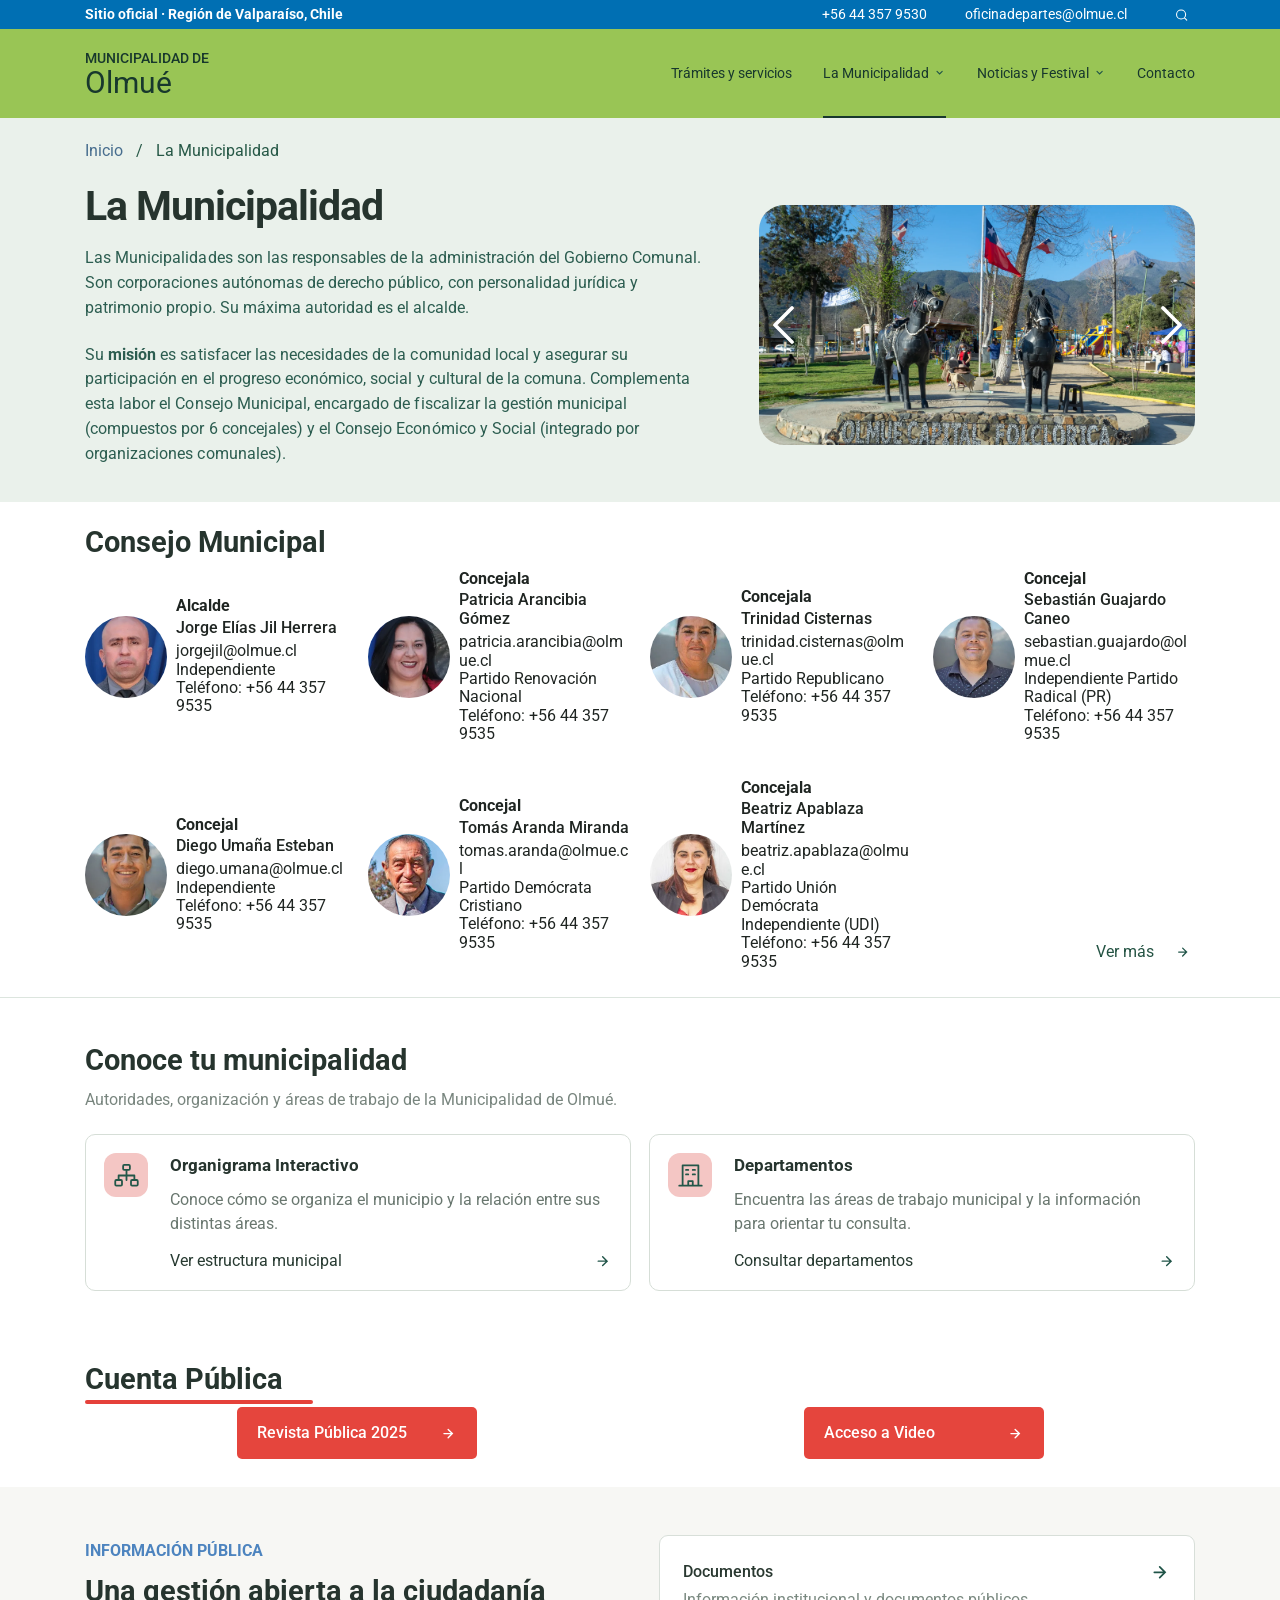
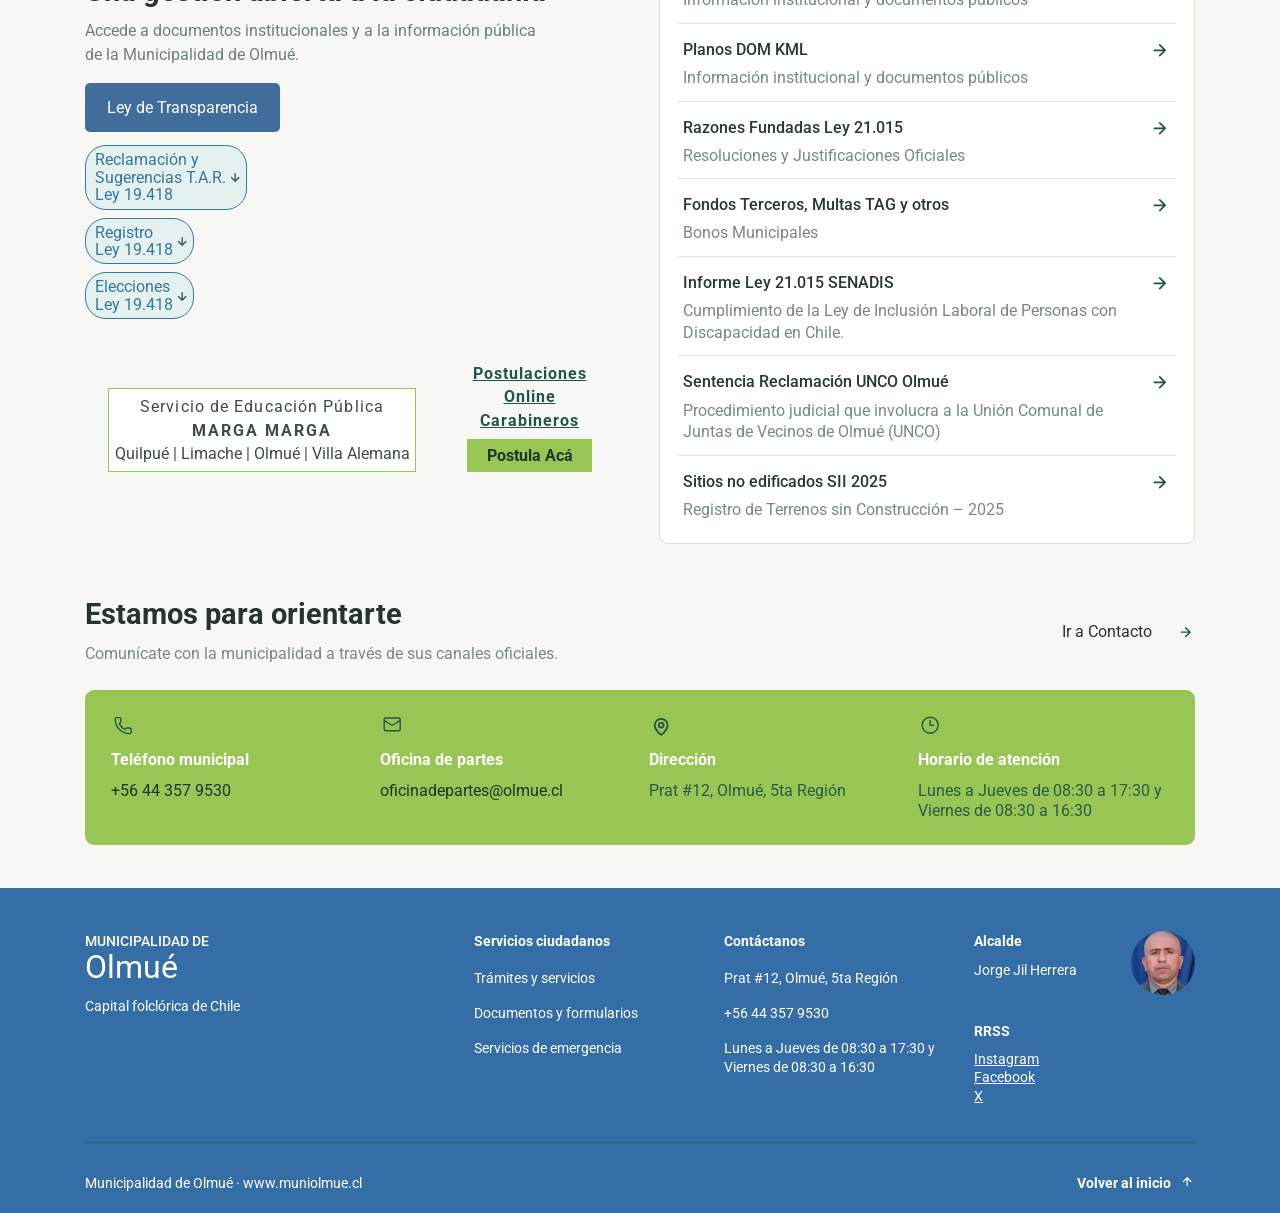
<file: municipalidad.html>
<!DOCTYPE html>

<html lang="es">
<head>
<meta charset="utf-8"/>
<meta content="width=device-width,initial-scale=1" name="viewport"/>
<meta content="Conoce a la Municipalidad de Olmué, su Consejo Municipal, áreas de trabajo, cuenta pública, transparencia y formas de contacto." name="description"/>
<title>La Municipalidad · Municipalidad de Olmué</title>
<link href="https://fonts.googleapis.com" rel="preconnect"/>
<link crossorigin="" href="https://fonts.gstatic.com" rel="preconnect"/>

<link href="styles.css" rel="stylesheet"/></head>
<body class="muni-page" data-page="municipalidad" id="inicio">
<a class="skip-link" href="#contenido">Saltar al contenido</a>
<div id="site-shell-header"></div>
<main id="contenido">
<section class="muni-intro">
<div class="container">
<nav aria-label="Ruta de navegación" class="muni-crumb"><a href="index.html">Inicio</a><span aria-hidden="true">/</span><span aria-current="page">La Municipalidad</span></nav>
<div class="muni-intro-grid">
<div class="muni-intro-copy">
<h1>La Municipalidad</h1>
<p>Las Municipalidades son las responsables de la administración del Gobierno Comunal. Son corporaciones autónomas de derecho público, con personalidad jurídica y patrimonio propio. Su máxima autoridad es el alcalde.</p>
<p>Su <strong>misión</strong> es satisfacer las necesidades de la comunidad local y asegurar su participación en el progreso económico, social y cultural de la comuna. Complementa esta labor el Consejo Municipal, encargado de fiscalizar la gestión municipal (compuestos por 6 concejales) y el Consejo Económico y Social (integrado por organizaciones comunales).</p>
</div>
<div aria-label="Galería de la Municipalidad" class="muni-slider" role="region">
<img alt="Imagen conmemorativa de Olmué" decoding="async" id="muni-slide-img" loading="lazy" src="assets/images/galeria-turismo.webp"/>
<button aria-label="Ver imagen anterior" class="muni-slider-arrow prev" type="button"><svg aria-hidden="true" viewbox="0 0 24 38"><path d="M20 2 3 19l17 17"></path></svg></button>
<button aria-label="Ver imagen siguiente" class="muni-slider-arrow next" type="button"><svg aria-hidden="true" viewbox="0 0 24 38"><path d="M4 2 21 19 4 36"></path></svg></button>
<p aria-live="polite" class="visually-hidden" id="muni-slide-status">Imagen 1 de 3</p>
</div>
</div>
</div>
</section>
<section aria-labelledby="council-title" class="muni-council" id="consejo-municipal">
<div class="container">
<h2 id="council-title">Consejo Municipal</h2>
<div class="muni-council-grid">
<article class="muni-person"><img alt="Fotografía del alcalde" decoding="async" height="272" loading="lazy" src="assets/images/municipalidad/jorge.webp" width="235"/><div><strong>Alcalde</strong><span>Jorge Elías Jil Herrera</span><small>jorgejil@olmue.cl<br/>Independiente<br/>Teléfono: +56 44 357 9535</small></div></article>
<article class="muni-person"><img alt="Fotografía de concejala" decoding="async" height="273" loading="lazy" src="assets/images/municipalidad/patricia.webp" width="232"/><div><strong>Concejala</strong><span>Patricia Arancibia Gómez</span><small>patricia.arancibia@olmue.cl<br/>Partido Renovación Nacional<br/>Teléfono: +56 44 357 9535</small></div></article>
<article class="muni-person"><img alt="Fotografía de concejala" decoding="async" height="299" loading="lazy" src="assets/images/municipalidad/trinidad.webp" width="240"/><div><strong>Concejala</strong><span>Trinidad Cisternas</span><small>trinidad.cisternas@olmue.cl<br/>Partido Republicano<br/>Teléfono: +56 44 357 9535</small></div></article>
<article class="muni-person"><img alt="Fotografía de concejal" decoding="async" height="277" loading="lazy" src="assets/images/municipalidad/sebastian.webp" width="240"/><div><strong>Concejal</strong><span>Sebastián Guajardo Caneo</span><small>sebastian.guajardo@olmue.cl<br/>Independiente Partido Radical (PR)<br/>Teléfono: +56 44 357 9535</small></div></article>
<article class="muni-person"><img alt="Fotografía de concejal" decoding="async" height="290" loading="lazy" src="assets/images/municipalidad/diego.webp" width="230"/><div><strong>Concejal</strong><span>Diego Umaña Esteban</span><small>diego.umana@olmue.cl<br/>Independiente<br/>Teléfono: +56 44 357 9535</small></div></article>
<article class="muni-person"><img alt="Fotografía de concejal" decoding="async" height="247" loading="lazy" src="assets/images/municipalidad/tomas.webp" width="232"/><div><strong>Concejal</strong><span>Tomás Aranda Miranda</span><small>tomas.aranda@olmue.cl<br/>Partido Demócrata Cristiano<br/>Teléfono: +56 44 357 9535</small></div></article>
<article class="muni-person"><img alt="Fotografía de concejala" decoding="async" height="267" loading="lazy" src="assets/images/municipalidad/beatriz.webp" width="232"/><div><strong>Concejala</strong><span>Beatriz Apablaza Martínez</span><small>beatriz.apablaza@olmue.cl<br/>Partido Unión Demócrata Independiente (UDI)<br/>Teléfono: +56 44 357 9535</small></div></article>
<div class="muni-council-more"><button aria-controls="muni-council-extra" aria-expanded="false" id="muni-more-council" type="button">Ver más <img alt="" src="assets/icons/flecha-derecha.svg"/></button></div>
</div>
<div class="muni-council-extra" hidden="" id="muni-council-extra"><p>Para consultar información o contactar al Consejo Municipal, puedes utilizar los canales de atención de la Municipalidad.</p><a href="contacto.html">Ir a Contactos <img alt="" src="assets/icons/flecha-derecha.svg"/></a></div>
</div>
</section>
<section aria-labelledby="discover-title" class="muni-discover">
<div class="container">
<h2 id="discover-title">Conoce tu municipalidad</h2>
<p class="muted">Autoridades, organización y áreas de trabajo de la Municipalidad de Olmué.</p>
<div class="muni-discover-grid">
<div class="muni-discover-card">
<div class="muni-discover-icon"><svg aria-hidden="true" fill="none" stroke="currentColor" stroke-linecap="round" stroke-linejoin="round" stroke-width="1.6" viewbox="0 0 24 24"><rect height="4.5" rx="1" width="6" x="9" y="2.5"></rect><rect height="5" rx="1" width="6" x="2" y="16"></rect><rect height="5" rx="1" width="6" x="16" y="16"></rect><path d="M12 7v5M5 16v-4h14v4M12 12v4"></path></svg></div>
<div><h3>Organigrama Interactivo</h3><p>Conoce cómo se organiza el municipio y la relación entre sus distintas áreas.</p><a class="muni-card-link" href="https://www.muniolmue.cl/organigrama-interactivo.php">Ver estructura municipal <img alt="" src="assets/icons/flecha-derecha.svg"/></a></div>
</div>
<div class="muni-discover-card">
<div class="muni-discover-icon"><svg aria-hidden="true" fill="none" stroke="currentColor" stroke-linecap="round" stroke-linejoin="round" stroke-width="1.6" viewbox="0 0 24 24"><path d="M5 21V3h14v18M2 21h20M10 21v-4h4v4"></path><path d="M8 7h2m4 0h2M8 11h2m4 0h2"></path></svg></div>
<div><h3>Departamentos</h3><p>Encuentra las áreas de trabajo municipal y la información para orientar tu consulta.</p><a class="muni-card-link" href="departamentos.html">Consultar departamentos <img alt="" src="assets/icons/flecha-derecha.svg"/></a></div>
</div>
</div>
<div class="muni-account">
<h2>Cuenta Pública</h2>
<div class="muni-account-actions">
<a class="muni-red-button" href="https://drive.google.com/file/d/1rQ1HDDneBLjrvWGr3C9KKRbBqLUTVLX_/view?usp=sharing" rel="noopener noreferrer" target="_blank">Revista Pública 2025 <img alt="" src="assets/icons/flecha-derecha.svg"/></a>
<a class="muni-red-button" href="https://www.youtube.com/watch?v=8Ed-3qIUs94" rel="noopener noreferrer" target="_blank">Acceso a Video <img alt="" src="assets/icons/flecha-derecha.svg"/></a>
</div>
</div>
</div>
</section>
<section aria-labelledby="transparency-title" class="muni-transparency">
<div class="container muni-transparency-grid">
<div class="muni-transparency-left">
<span class="muni-eyebrow">INFORMACIÓN PÚBLICA</span>
<h2 id="transparency-title">Una gestión abierta a la ciudadanía</h2>
<p>Accede a documentos institucionales y a la información pública de la Municipalidad de Olmué.</p>
<a class="muni-transparency-button" href="https://www.portaltransparencia.cl/PortalPdT/pdtta?codOrganismo=MU190" rel="noopener noreferrer" target="_blank">Ley de Transparencia</a>
<div class="muni-small-links">
<a href="documentos.html" title="Consultar trámites y formularios">Reclamación y<br/>Sugerencias T.A.R.<br/><span>Ley 19.418</span><img alt="" src="assets/icons/flecha-abajo.svg"/></a>
<a href="documentos.html" title="Consultar documentos">Registro<br/><span>Ley 19.418</span><img alt="" src="assets/icons/flecha-abajo.svg"/></a>
<a href="documentos.html" title="Consultar documentos">Elecciones<br/><span>Ley 19.418</span><img alt="" src="assets/icons/flecha-abajo.svg"/></a>
</div>
<div class="muni-collab-links">
<button aria-label="Servicio de Educación Pública Marga Marga" class="muni-marga" data-notice="El enlace oficial del Servicio de Educación Pública Marga Marga está pendiente de incorporar." type="button"><span>Servicio de Educación Pública</span><strong>MARGA MARGA</strong><small>Quilpué | Limache | Olmué | Villa Alemana</small></button>
<div class="muni-carabineros"><strong>Postulaciones Online<br/>Carabineros</strong><button data-notice="El enlace oficial de postulaciones se incorporará próximamente." type="button">Postula Acá</button></div>
</div>
</div>
<div aria-label="Documentos de información pública" class="muni-public-docs">
<a href="documentos.html"><span><strong>Documentos</strong><small>Información institucional y documentos públicos</small></span><img alt="" src="assets/icons/flecha-derecha.svg"/></a>
<a href="https://drive.google.com/drive/folders/10q5NISJVoRrWWmUjRKNSLHG-jEcKW6KC?usp=sharing" rel="noopener noreferrer" target="_blank"><span><strong>Planos DOM KML</strong><small>Información institucional y documentos públicos</small></span><img alt="" src="assets/icons/flecha-derecha.svg"/></a>
<a href="https://drive.google.com/drive/folders/142M9PXklIL0Cu1P5F4PtaWIlaBptyNKe?usp=sharing" rel="noopener noreferrer" target="_blank"><span><strong>Razones Fundadas Ley 21.015</strong><small>Resoluciones y Justificaciones Oficiales</small></span><img alt="" src="assets/icons/flecha-derecha.svg"/></a>
<a href="https://docs.google.com/spreadsheets/d/1j85kyYxfjM5RqwSO7EYVP4rkVXAtHl07dxqTZ3Ichbc/edit?usp=sharing" rel="noopener noreferrer" target="_blank"><span><strong>Fondos Terceros, Multas TAG y otros</strong><small>Bonos Municipales</small></span><img alt="" src="assets/icons/flecha-derecha.svg"/></a>
<a href="https://drive.google.com/drive/folders/10GjmeKf_ysA2IAptrgmVh9EGd49CcUZY?usp=sharing" rel="noopener noreferrer" target="_blank"><span><strong>Informe Ley 21.015 SENADIS</strong><small>Cumplimiento de la Ley de Inclusión Laboral de Personas con Discapacidad en Chile.</small></span><img alt="" src="assets/icons/flecha-derecha.svg"/></a>
<a href="https://drive.google.com/drive/folders/1SM3JNqkqujfO6YBWvJn__SUkd0ViXn2f?usp=sharing" rel="noopener noreferrer" target="_blank"><span><strong>Sentencia Reclamación UNCO Olmué</strong><small>Procedimiento judicial que involucra a la Unión Comunal de Juntas de Vecinos de Olmué (UNCO)</small></span><img alt="" src="assets/icons/flecha-derecha.svg"/></a>
<a href="https://drive.google.com/file/d/1FTaRREhZ5MoKziVYGl8X3fx7_nCegioF/view?usp=sharing" rel="noopener noreferrer" target="_blank"><span><strong>Sitios no edificados SII 2025</strong><small>Registro de Terrenos sin Construcción – 2025</small></span><img alt="" src="assets/icons/flecha-derecha.svg"/></a>
</div>
</div>
<div class="container muni-contact-wrap">
<div class="muni-contact-header"><div><h2>Estamos para orientarte</h2><p>Comunícate con la municipalidad a través de sus canales oficiales.</p></div><a href="contacto.html">Ir a Contacto <img alt="" src="assets/icons/flecha-derecha.svg"/></a></div>
<div class="muni-contact-strip">
<div><img alt="" src="assets/icons/telefono.svg"/><strong>Teléfono municipal</strong><a href="tel:+56443579530">+56 44 357 9530</a></div>
<div><img alt="" src="assets/icons/correo.svg"/><strong>Oficina de partes</strong><a href="mailto:oficinadepartes@olmue.cl">oficinadepartes@olmue.cl</a></div>
<div><img alt="" src="assets/icons/ubicacion.svg"/><strong>Dirección</strong><p>Prat #12, Olmué, 5ta Región</p></div>
<div><img alt="" src="assets/icons/horario.svg"/><strong>Horario de atención</strong><p>Lunes a Jueves de 08:30 a 17:30 y Viernes de 08:30 a 16:30</p></div>
</div>
</div>
</section>
</main>
<div id="site-shell-footer"></div>
<div class="muni-notice" hidden="" id="muni-notice" role="status"><span></span><button aria-label="Cerrar aviso" type="button">×</button></div>
<script src="assets/shared-layout.js"></script>
<script src="assets/municipalidad.js"></script>
</body></html>
</file>
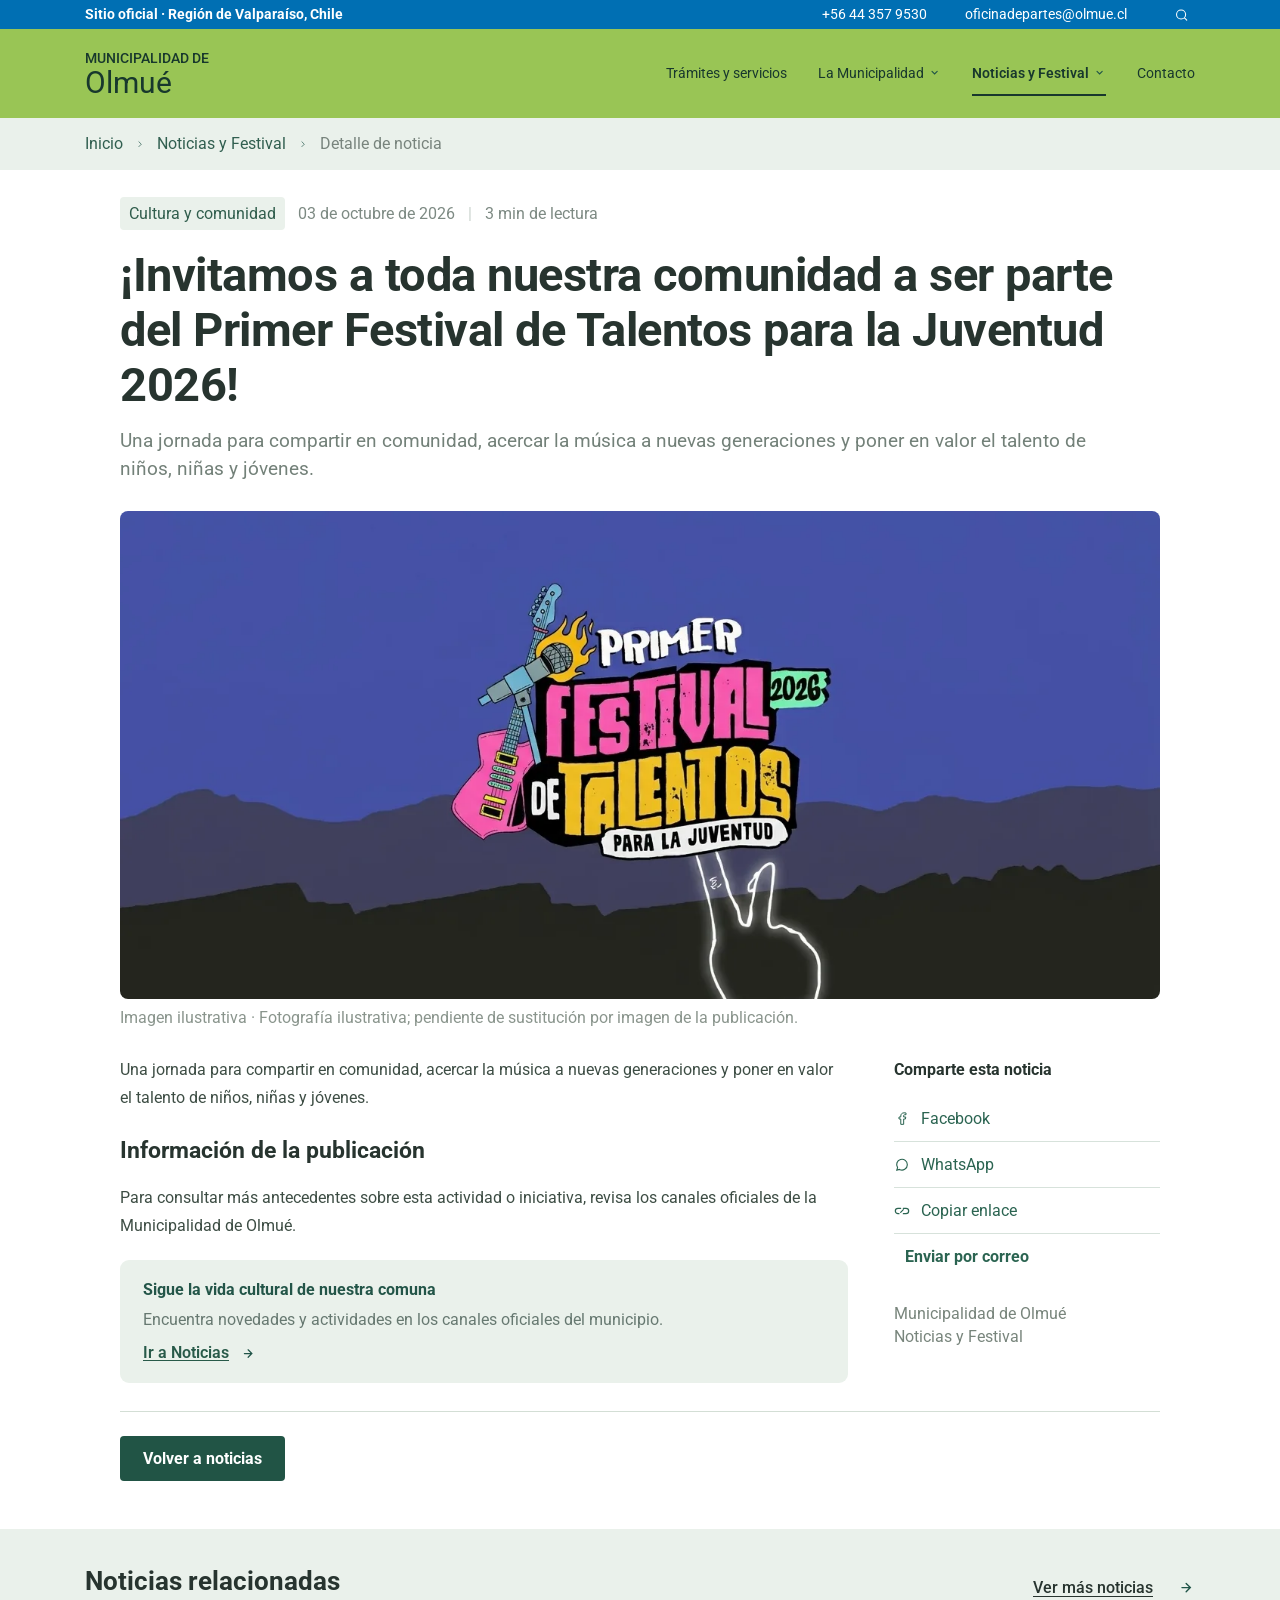
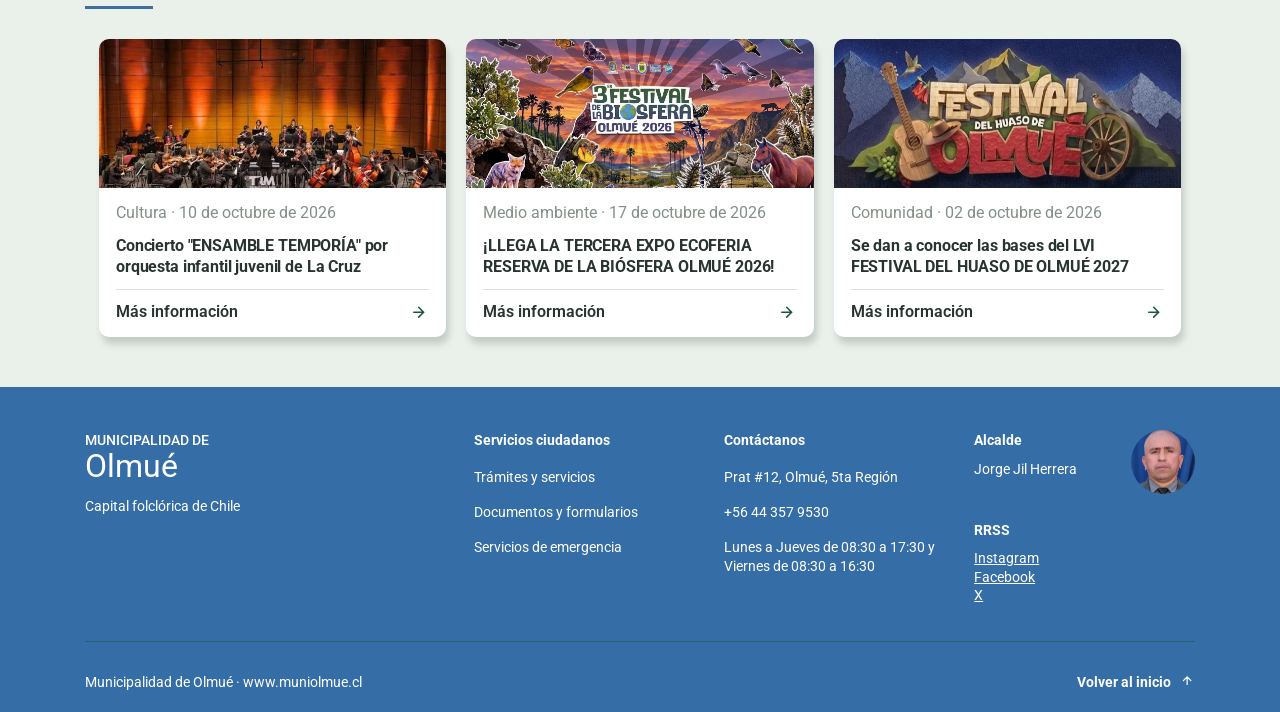
<file: noticia.html>
<!DOCTYPE html>

<html lang="es">
<head>
<meta charset="utf-8"/>
<meta content="width=device-width, initial-scale=1" name="viewport"/>
<meta content="#006FB3" name="theme-color"/>
<meta content="Lee noticias de la comuna de Olmué." name="description"/>
<title>Detalle de noticia · Municipalidad de Olmué</title>
<link href="https://fonts.googleapis.com" rel="preconnect"/>
<link crossorigin="" href="https://fonts.gstatic.com" rel="preconnect"/>

<script defer="" src="assets/shared-layout.js"></script>
<script defer="" src="assets/noticias-data.js"></script>
<script defer="" src="assets/noticias.js"></script>
<link href="styles.css" rel="stylesheet"/></head>
<body class="news-page news-detail-page" data-news-view="detail" id="inicio">
<a class="skip-link" href="#contenido">Saltar al contenido</a>
<div id="site-shell-header"></div>
<main id="contenido">
<nav aria-label="Ruta de navegación" class="news-breadcrumb">
<div class="container breadcrumb-inner">
<a href="index.html">Inicio</a><img alt="" src="assets/icons/chevron-derecha.svg"/>
<a href="noticias.html">Noticias y Festival</a><img alt="" src="assets/icons/chevron-derecha.svg"/>
<span aria-current="page">Detalle de noticia</span>
</div>
</nav>
<article aria-label="Noticia" class="news-article" id="news-article"></article>
<section aria-labelledby="related-title" class="news-related-section">
<div class="container">
<div class="news-related-heading"><h2 class="news-section-title" id="related-title">Noticias relacionadas</h2><a class="news-more-link" href="noticias.html">Ver más noticias <img alt="" src="assets/icons/flecha-derecha.svg"/></a></div>
<div class="news-list-grid related-news-grid" id="related-cards"></div>
</div>
</section>
</main>
<div id="site-shell-footer"></div>
</body>
</html>
</file>
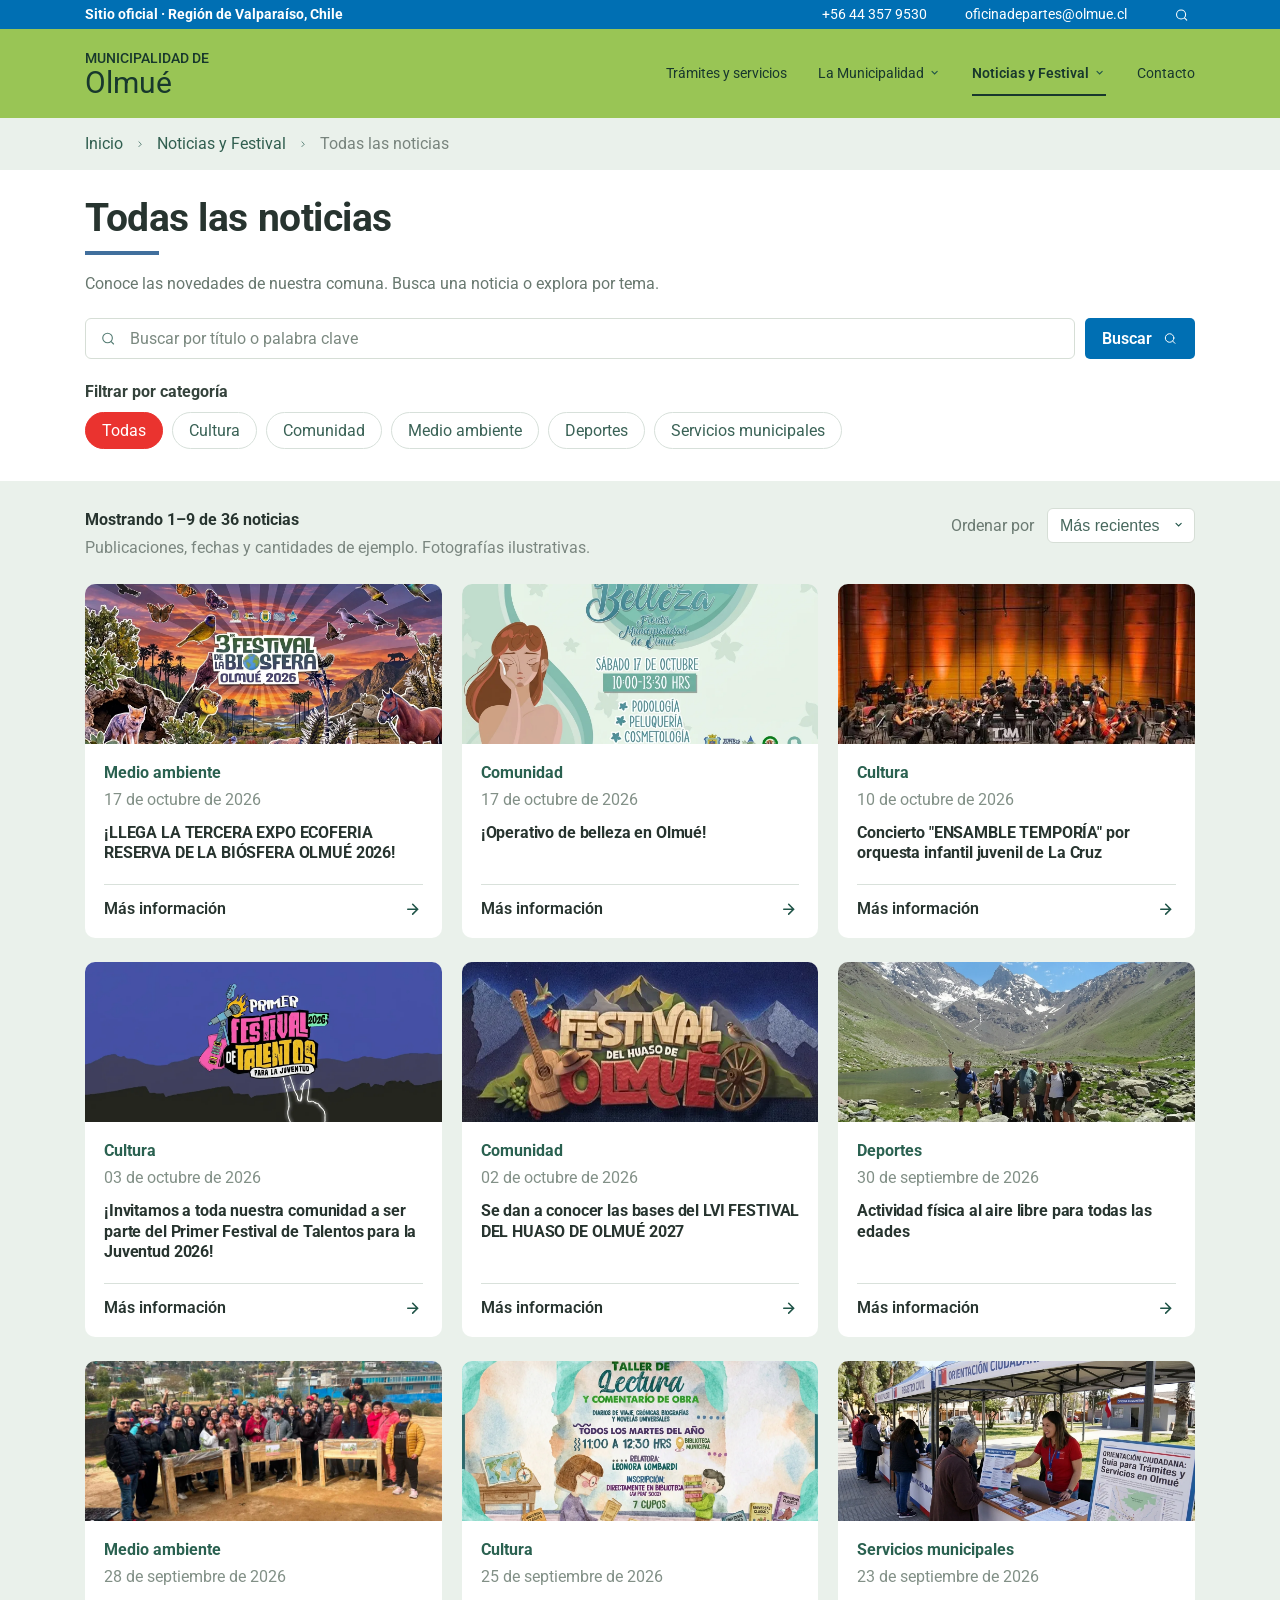
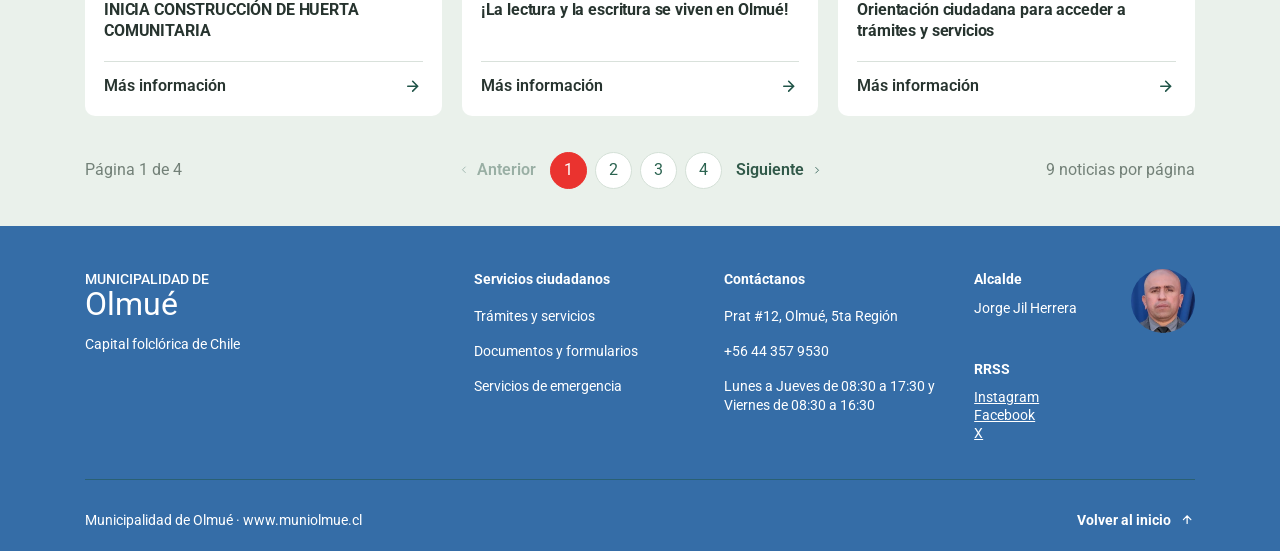
<file: noticias.html>
<!DOCTYPE html>

<html lang="es">
<head>
<meta charset="utf-8"/>
<meta content="width=device-width, initial-scale=1" name="viewport"/>
<meta content="#006FB3" name="theme-color"/>
<meta content="Explora noticias y novedades de la Municipalidad de Olmué." name="description"/>
<title>Todas las noticias · Municipalidad de Olmué</title>
<link href="https://fonts.googleapis.com" rel="preconnect"/>
<link crossorigin="" href="https://fonts.gstatic.com" rel="preconnect"/>

<script defer="" src="assets/shared-layout.js"></script>
<script defer="" src="assets/noticias-data.js"></script>
<script defer="" src="assets/noticias.js"></script>
<link href="styles.css" rel="stylesheet"/></head>
<body class="news-page" data-news-view="listing" id="inicio">
<a class="skip-link" href="#contenido">Saltar al contenido</a>
<div id="site-shell-header"></div>
<main id="contenido">
<nav aria-label="Ruta de navegación" class="news-breadcrumb">
<div class="container breadcrumb-inner">
<a href="index.html">Inicio</a><img alt="" src="assets/icons/chevron-derecha.svg"/>
<a href="noticias.html">Noticias y Festival</a><img alt="" src="assets/icons/chevron-derecha.svg"/>
<span aria-current="page">Todas las noticias</span>
</div>
</nav>
<section aria-labelledby="news-page-title" class="news-filters">
<div class="container">
<h1 class="news-page-title" id="news-page-title">Todas las noticias</h1>
<p class="news-lead">Conoce las novedades de nuestra comuna. Busca una noticia o explora por tema.</p>
<form class="news-query" id="news-search-form" role="search">
<label class="visually-hidden" for="news-query-input">Buscar por título o palabra clave</label>
<div class="news-query-field"><img alt="" src="assets/icons/buscar.svg"/><input autocomplete="off" id="news-query-input" name="q" placeholder="Buscar por título o palabra clave" type="search"/></div>
<button class="news-query-btn" type="submit">Buscar <img alt="" src="assets/icons/buscar.svg"/></button>
</form>
<div class="news-filter-label">Filtrar por categoría</div>
<div aria-label="Categorías de noticias" class="news-chips" id="news-category-chips">
<button aria-pressed="true" class="is-selected" data-category="Todas" type="button">Todas</button>
<button aria-pressed="false" data-category="Cultura" type="button">Cultura</button>
<button aria-pressed="false" data-category="Comunidad" type="button">Comunidad</button>
<button aria-pressed="false" data-category="Medio ambiente" type="button">Medio ambiente</button>
<button aria-pressed="false" data-category="Deportes" type="button">Deportes</button>
<button aria-pressed="false" data-category="Servicios municipales" type="button">Servicios municipales</button>
</div>
</div>
</section>
<section aria-label="Listado de noticias" class="news-list-section" id="noticias-resultados">
<div class="container">
<div class="news-list-toolbar">
<div><strong aria-live="polite" id="news-results-count" role="status">Mostrando 1–9 de 36 noticias</strong><p>Publicaciones, fechas y cantidades de ejemplo. Fotografías ilustrativas.</p></div>
<label class="news-sort">Ordenar por <span class="news-select-wrap"><select aria-label="Ordenar noticias" id="news-sort-select"><option value="recent">Más recientes</option><option value="old">Más antiguas</option></select><img alt="" src="assets/icons/chevron-abajo.svg"/></span></label>
</div>
<div aria-live="polite" class="news-list-grid" id="news-cards"></div>
<p class="news-no-results" hidden="" id="news-no-results">No encontramos noticias con esos criterios. Prueba con otra palabra o selecciona «Todas».</p>
<div aria-label="Paginación de noticias" class="news-pagination" id="news-pagination">
<span id="news-page-counter">Página 1 de 4</span>
<div class="news-pages-controls" id="news-pages-controls"></div>
<span>9 noticias por página</span>
</div>
</div>
</section>
</main>
<div id="site-shell-footer"></div>
</body>
</html>
</file>
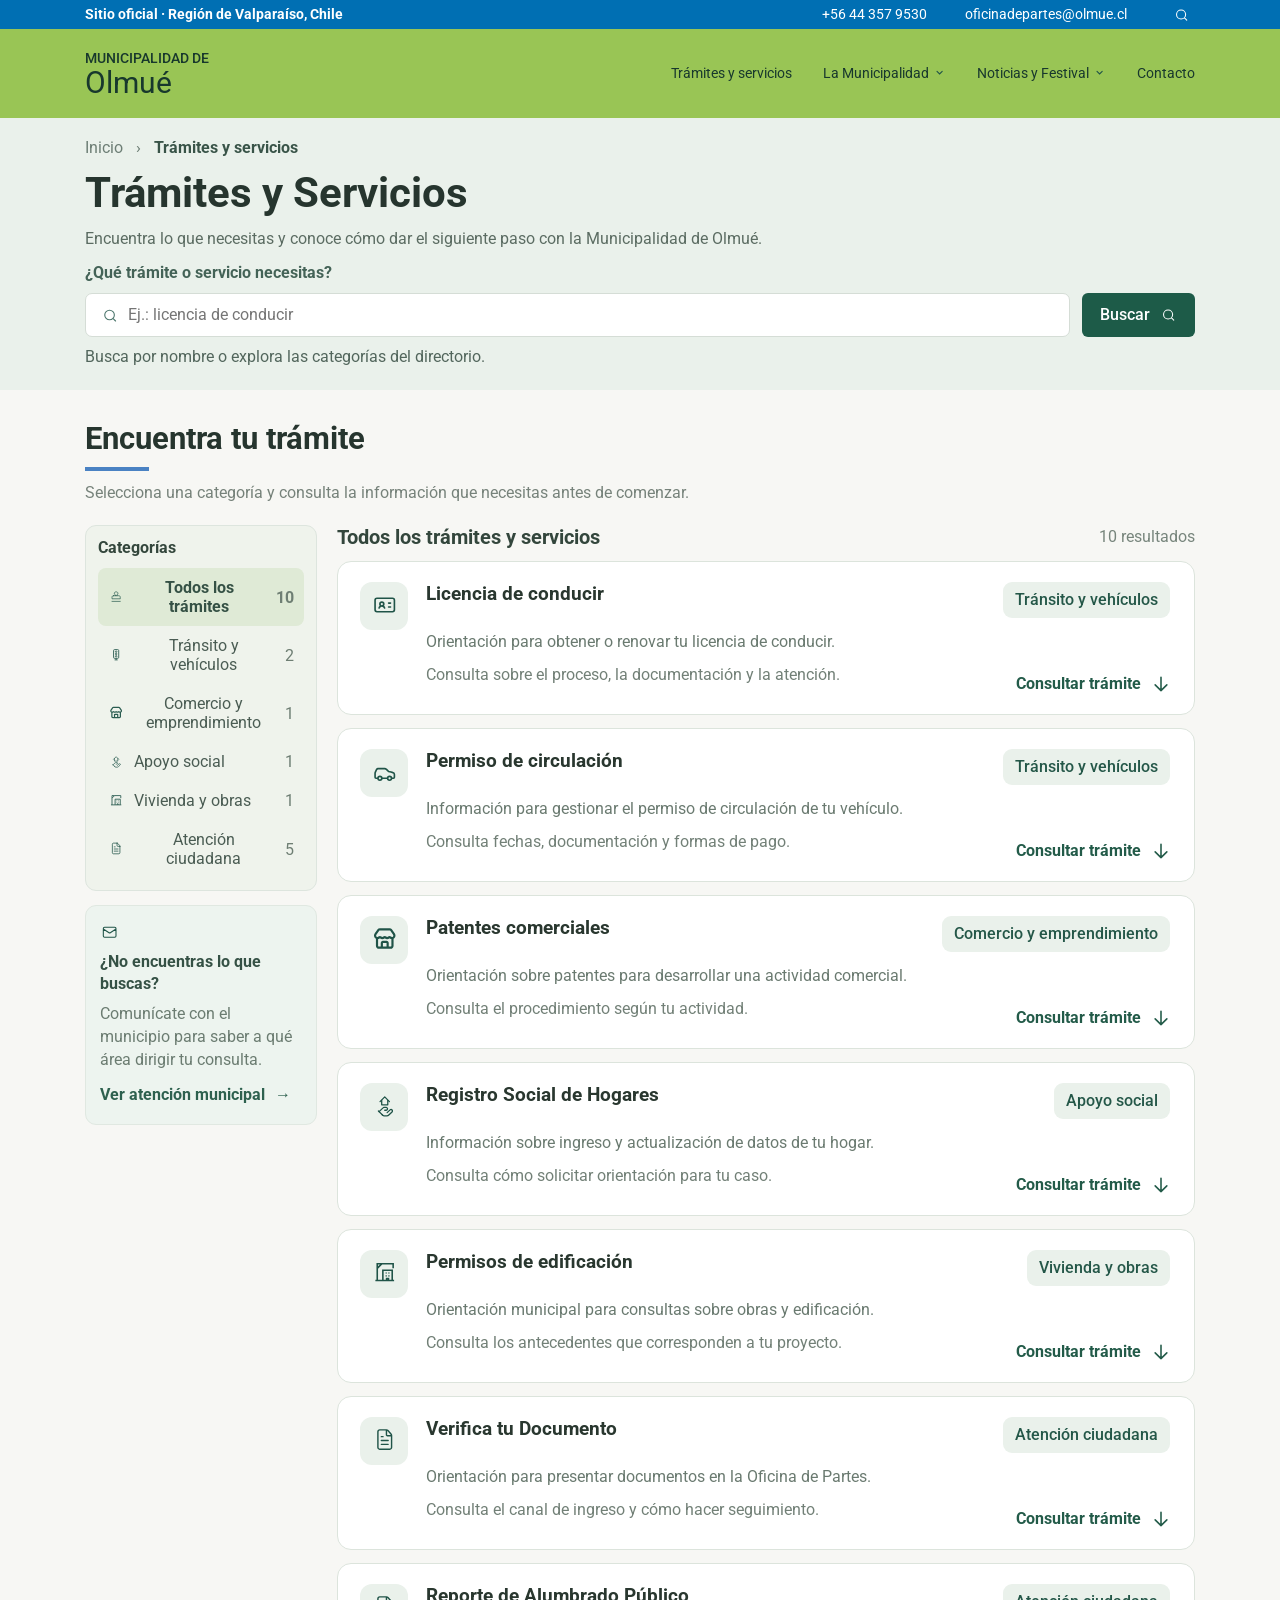
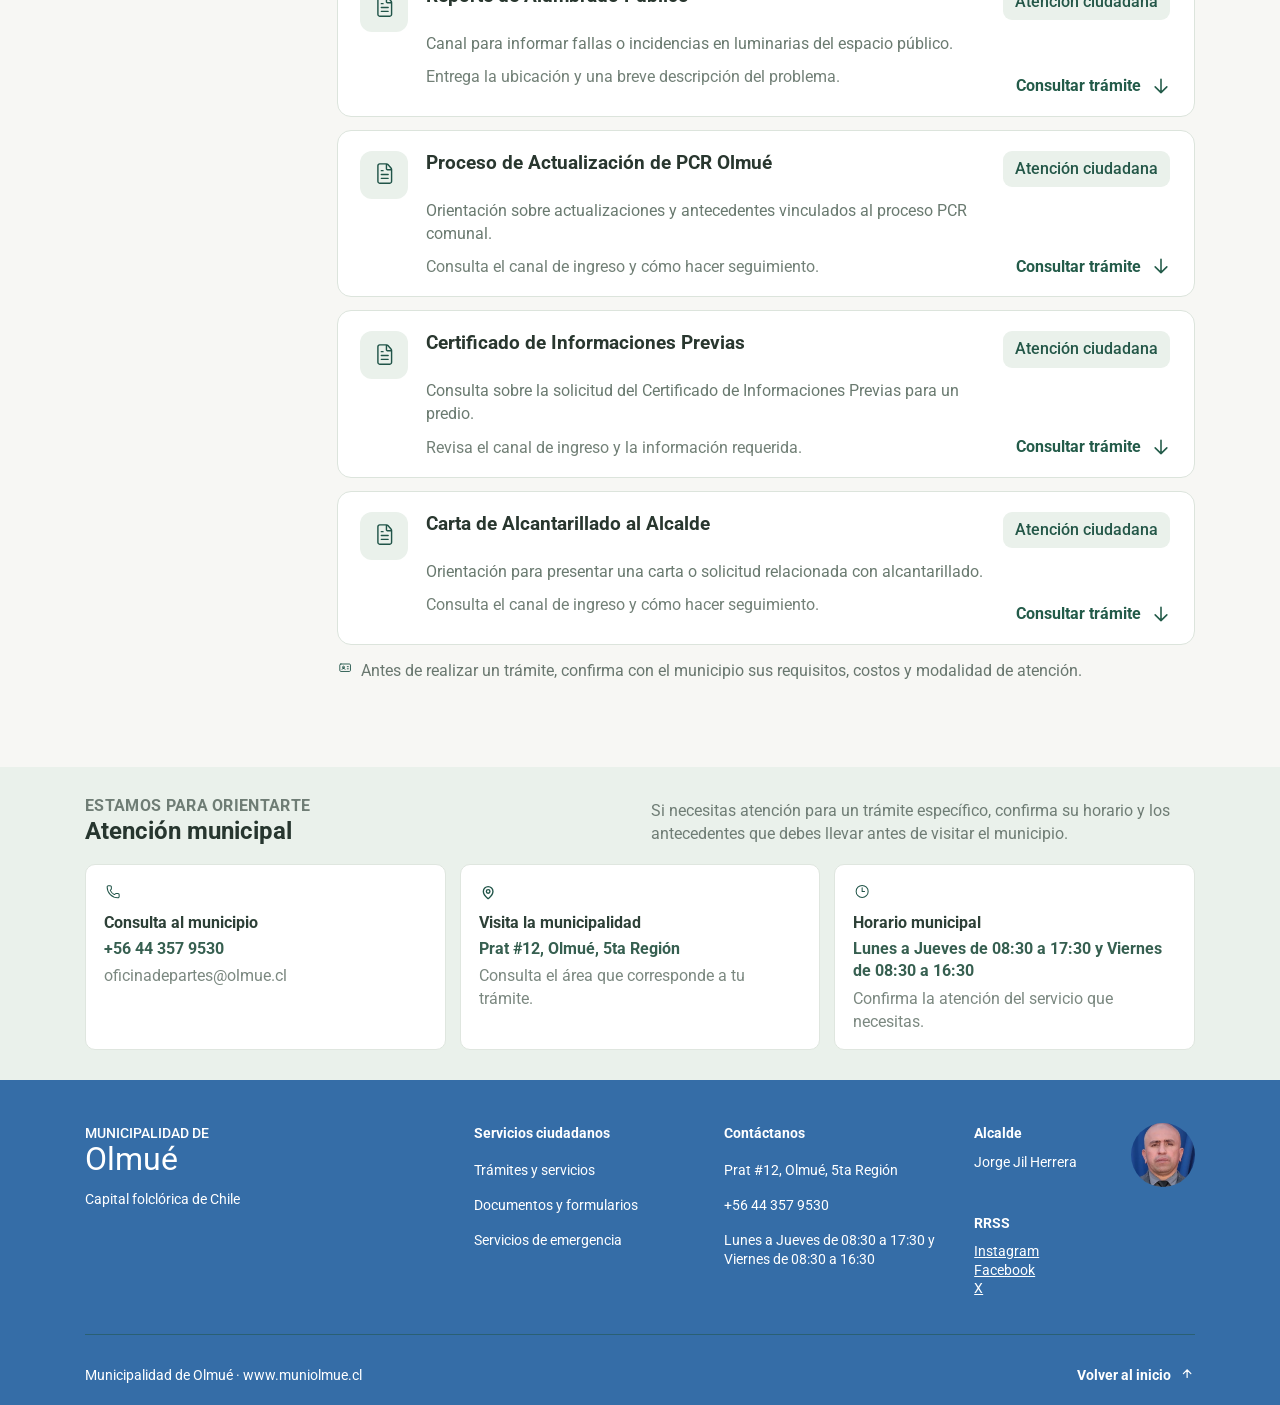
<file: tramites.html>
<!DOCTYPE html>

<html lang="es">
<head>
<meta charset="utf-8"/>
<meta content="width=device-width, initial-scale=1" name="viewport"/>
<meta content="Directorio de trámites y servicios de la Municipalidad de Olmué." name="description"/>
<title>Trámites y Servicios · Municipalidad de Olmué</title>
<link href="https://fonts.googleapis.com" rel="preconnect"/>
<link crossorigin="" href="https://fonts.gstatic.com" rel="preconnect"/>

<link href="styles.css" rel="stylesheet"/></head>
<body class="tramites-page" data-page="tramites" id="inicio">
<a class="skip-link" href="#tramites-main">Saltar al contenido</a>
<div id="site-shell-header"></div>
<main id="tramites-main">
<section aria-labelledby="tramites-title" class="tramites-hero">
<div class="tramites-container">
<nav aria-label="Ruta de navegación" class="tramites-breadcrumb">
<a href="index.html">Inicio</a><span aria-hidden="true">›</span><strong aria-current="page">Trámites y servicios</strong>
</nav>
<h1 id="tramites-title">Trámites y Servicios</h1>
<p class="tramites-lead">Encuentra lo que necesitas y conoce cómo dar el siguiente paso con la Municipalidad de Olmué.</p>
<p class="tramites-prompt">¿Qué trámite o servicio necesitas?</p>
<form class="tramites-search" id="tramites-search-form">
<div class="tramites-search-wrap">
<input aria-label="Buscar trámite o servicio" id="tramites-query" placeholder="Ej.: licencia de conducir" type="search"/>
</div>
<button type="submit">Buscar</button>
</form>
<p class="tramites-search-note">Busca por nombre o explora las categorías del directorio.</p>
</div>
</section>
<section aria-labelledby="tramites-directory-title" class="tramites-directory">
<div class="tramites-container">
<h2 id="tramites-directory-title">Encuentra tu trámite</h2>
<p class="tramites-directory-intro">Selecciona una categoría y consulta la información que necesitas antes de comenzar.</p>
<div class="tramites-layout">
<aside>
<div class="tramites-side-card">
<span class="tramites-side-title">Categorías</span>
<div id="tramites-filters"></div>
</div>
<div class="tramites-help">
<img alt="" aria-hidden="true" src="assets/icons/correo.svg"/>
<h3>¿No encuentras lo que buscas?</h3>
<p>Comunícate con el municipio para saber a qué área dirigir tu consulta.</p>
<a href="contacto.html">Ver atención municipal <span aria-hidden="true">→</span></a>
</div>
</aside>
<div>
<div class="tramites-results-head">
<h3 id="tramites-results-title">Todos los trámites y servicios</h3>
<span class="tramites-results-count" id="tramites-results-count">0 resultados</span>
</div>
<div class="tramites-list" id="tramites-list"></div>
<div class="tramites-empty" hidden="" id="tramites-empty">No encontramos coincidencias con tu búsqueda. Prueba con otra palabra clave o revisa una categoría distinta.</div>
<p class="tramites-warning"><img alt="" aria-hidden="true" src="assets/icons/identificacion.svg"/><span>Antes de realizar un trámite, confirma con el municipio sus requisitos, costos y modalidad de atención.</span></p>
</div>
</div>
</div>
</section>
<section aria-labelledby="tramites-contact-title" class="tramites-contact">
<div class="tramites-container">
<div class="tramites-contact-head">
<div>
<p class="tramites-contact-label">ESTAMOS PARA ORIENTARTE</p>
<h2 id="tramites-contact-title">Atención municipal</h2>
</div>
<p>Si necesitas atención para un trámite específico, confirma su horario y los antecedentes que debes llevar antes de visitar el municipio.</p>
</div>
<div class="tramites-contact-cards">
<article class="tramites-contact-card">
<img alt="" aria-hidden="true" src="assets/icons/telefono.svg"/>
<strong>Consulta al municipio</strong>
<div class="tramites-contact-main">+56 44 357 9530</div>
<div class="tramites-contact-sub">oficinadepartes@olmue.cl</div>
</article>
<article class="tramites-contact-card">
<img alt="" aria-hidden="true" src="assets/icons/ubicacion.svg"/>
<strong>Visita la municipalidad</strong>
<div class="tramites-contact-main">Prat #12, Olmué, 5ta Región</div>
<div class="tramites-contact-sub">Consulta el área que corresponde a tu trámite.</div>
</article>
<article class="tramites-contact-card">
<img alt="" aria-hidden="true" src="assets/icons/horario.svg"/>
<strong>Horario municipal</strong>
<div class="tramites-contact-main">Lunes a Jueves de 08:30 a 17:30 y Viernes de 08:30 a 16:30</div>
<div class="tramites-contact-sub">Confirma la atención del servicio que necesitas.</div>
</article>
</div>
</div>
</section>
</main>
<div id="site-shell-footer"></div>
<script src="assets/shared-layout.js"></script>
<script src="assets/tramites-data.js"></script>
<script src="assets/tramites.js"></script>
</body>
</html>
</file>
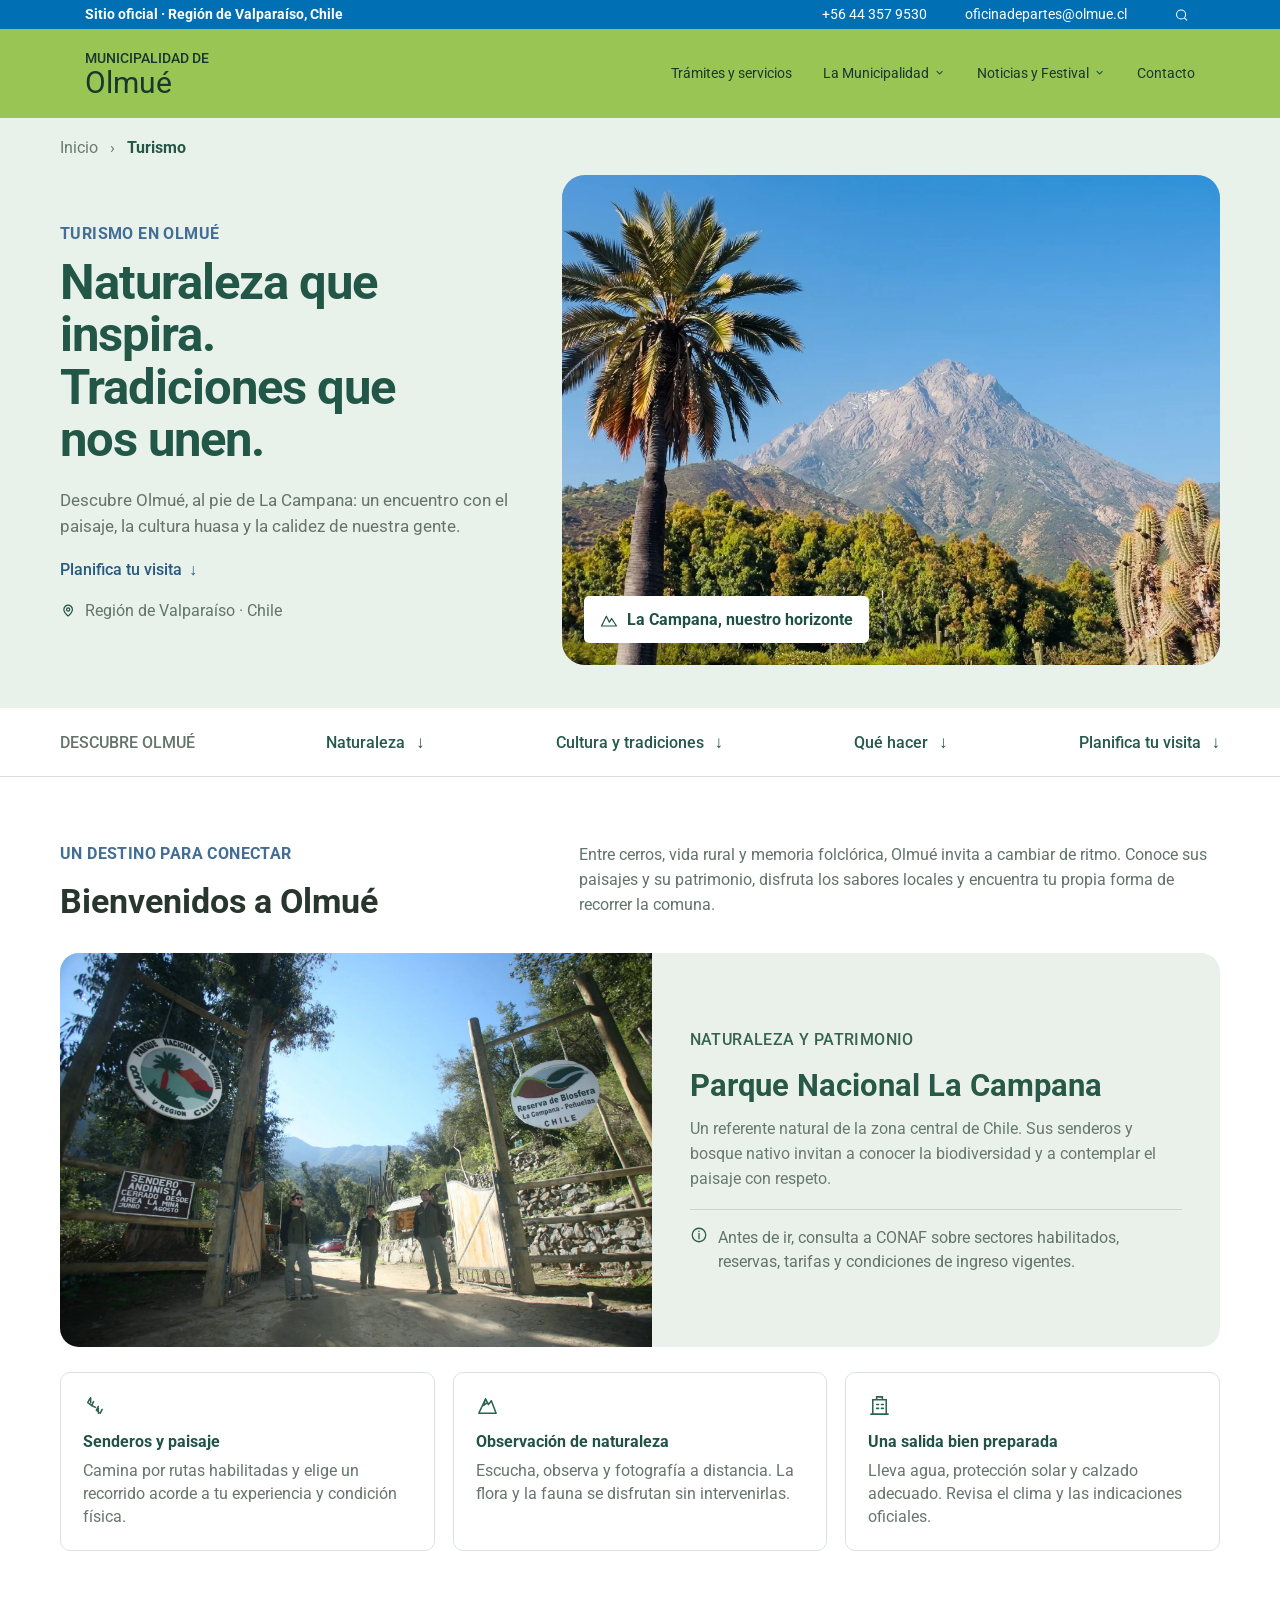
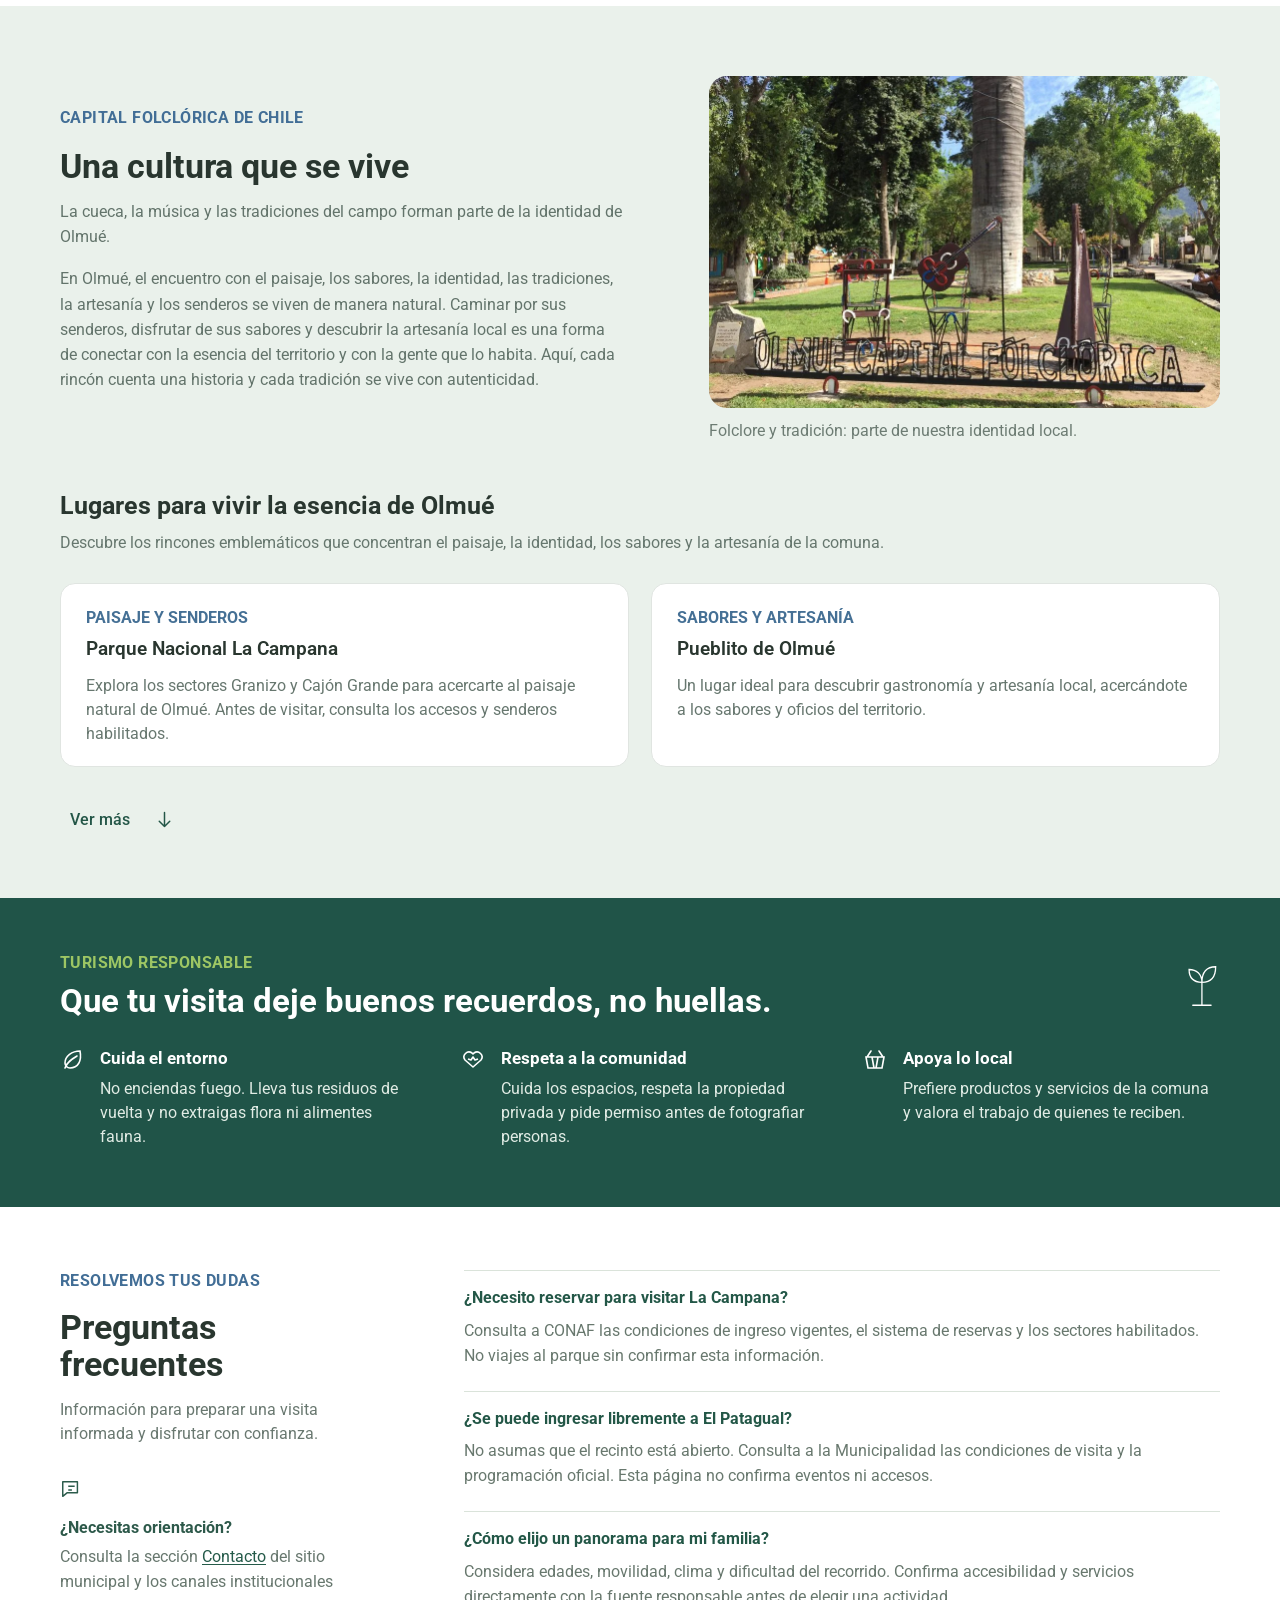
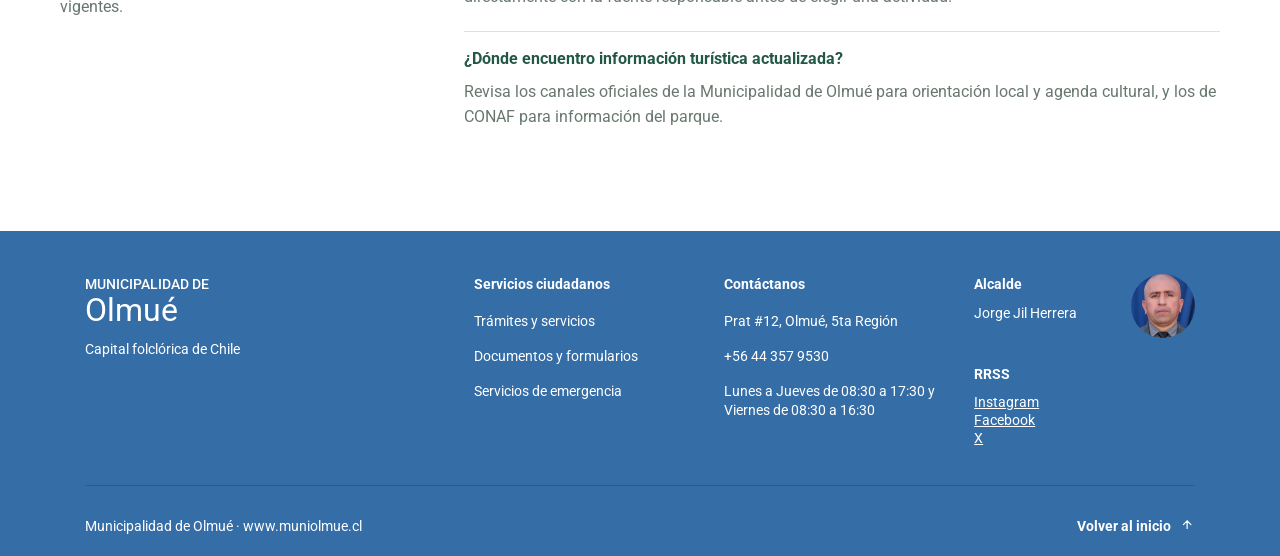
<file: turismo.html>
<!DOCTYPE html>

<html lang="es">
<head>
<meta charset="utf-8"/>
<meta content="width=device-width, initial-scale=1" name="viewport"/>
<meta content="Conoce el paisaje, la cultura y las tradiciones de Olmué. Orientación para planificar tu visita." name="description"/>
<title>Turismo · Municipalidad de Olmué</title>
<link href="https://fonts.googleapis.com" rel="preconnect"/>
<link crossorigin="" href="https://fonts.gstatic.com" rel="preconnect"/>

<link href="styles.css" rel="stylesheet"/></head>
<body class="tourism-page" data-page="turismo" id="inicio">
<a class="skip-link" href="#tour-main">Saltar al contenido</a>
<div id="site-shell-header"></div>
<main class="tour-main" id="tour-main">
<section aria-labelledby="tour-title" class="tour-hero">
<div class="tour-container">
<nav aria-label="Ruta de navegación" class="tour-breadcrumb"><a href="index.html">Inicio</a><span aria-hidden="true">›</span><strong aria-current="page">Turismo</strong></nav>
<div class="tour-hero-grid">
<div class="tour-hero-copy">
<p class="tour-eyebrow">TURISMO EN OLMUÉ</p>
<h1 id="tour-title">Naturaleza que<br/>inspira.<br/>Tradiciones que<br/>nos unen.</h1>
<p class="tour-hero-intro">Descubre Olmué, al pie de La Campana: un encuentro con el paisaje, la cultura huasa y la calidez de nuestra gente.</p>
<a class="tour-hero-link" href="#planifica">Planifica tu visita <span aria-hidden="true">↓</span></a>
<p class="tour-location"><img alt="" aria-hidden="true" src="assets/icons/ubicacion.svg"/> Región de Valparaíso · Chile</p>
</div>
<figure class="tour-hero-visual">
<img alt="Paisaje natural de cerros cercanos al Parque Nacional La Campana, imagen provisoria" decoding="async" fetchpriority="high" height="843" src="assets/images/turismo-campana-provisorio.webp" width="1264"/>
<figcaption><svg aria-hidden="true" fill="none" stroke="currentColor" stroke-width="1.6" viewbox="0 0 24 24"><path d="m2 20 6.5-13 4 8 3-5L22 20z" stroke-linejoin="round"></path></svg> La Campana, nuestro horizonte</figcaption>
</figure>
</div>
</div>
</section>
<nav aria-label="Secciones de turismo" class="tour-jumpbar">
<div class="tour-container tour-jumpbar-inner">
<span>DESCUBRE OLMUÉ</span>
<a href="#naturaleza">Naturaleza <span aria-hidden="true">↓</span></a>
<a href="#cultura">Cultura y tradiciones <span aria-hidden="true">↓</span></a>
<a href="#que-hacer">Qué hacer <span aria-hidden="true">↓</span></a>
<a href="#planifica">Planifica tu visita <span aria-hidden="true">↓</span></a>
</div>
</nav>
<section aria-labelledby="tour-welcome-title" class="tour-nature" id="naturaleza">
<div class="tour-container">
<div class="tour-section-intro">
<div><p class="tour-eyebrow">UN DESTINO PARA CONECTAR</p><h2 id="tour-welcome-title">Bienvenidos a Olmué</h2></div>
<p>Entre cerros, vida rural y memoria folclórica, Olmué invita a cambiar de ritmo. Conoce sus paisajes y su patrimonio, disfruta los sabores locales y encuentra tu propia forma de recorrer la comuna.</p>
</div>
<div class="tour-nature-feature">
<img alt="Sendero en un bosque, fotografía provisoria de referencia" decoding="async" height="1280" loading="lazy" src="assets/images/turismo-bosque-provisorio.webp" width="1920"/>
<div class="tour-nature-feature-copy">
<p class="tour-eyebrow">NATURALEZA Y PATRIMONIO</p>
<h3>Parque Nacional La Campana</h3>
<p>Un referente natural de la zona central de Chile. Sus senderos y bosque nativo invitan a conocer la biodiversidad y a contemplar el paisaje con respeto.</p>
<div class="tour-note"><svg aria-hidden="true" fill="none" stroke="currentColor" stroke-width="1.7" viewbox="0 0 24 24"><circle cx="12" cy="12" r="9"></circle><path d="M12 10v7M12 6.8v.5" stroke-linecap="round"></path></svg><span>Antes de ir, consulta a CONAF sobre sectores habilitados, reservas, tarifas y condiciones de ingreso vigentes.</span></div>
</div>
</div>
<div class="tour-tip-grid">
<article class="tour-tip"><svg aria-hidden="true" fill="none" stroke="currentColor" stroke-width="1.6" viewbox="0 0 24 24"><path d="M8 4v5m8 6v5M7 5l-2 4 4 3 2-4M16 13l-2 4 4 3 2-4M9 12l4 2" stroke-linecap="round"></path></svg><h3>Senderos y paisaje</h3><p>Camina por rutas habilitadas y elige un recorrido acorde a tu experiencia y condición física.</p></article>
<article class="tour-tip"><svg aria-hidden="true" fill="none" stroke="currentColor" stroke-width="1.6" viewbox="0 0 24 24"><path d="M3 20 10 5l3 6 3-4 5 13H3zM10 5l-2 7 4-3" stroke-linejoin="round"></path></svg><h3>Observación de naturaleza</h3><p>Escucha, observa y fotografía a distancia. La flora y la fauna se disfrutan sin intervenirlas.</p></article>
<article class="tour-tip"><svg aria-hidden="true" fill="none" stroke="currentColor" stroke-width="1.6" viewbox="0 0 24 24"><path d="M5 21V6h14v15M9 6V3h6v3M3 21h18M9 11h2m3 0h2m-7 4h2m3 0h2" stroke-linecap="round"></path></svg><h3>Una salida bien preparada</h3><p>Lleva agua, protección solar y calzado adecuado. Revisa el clima y las indicaciones oficiales.</p></article>
</div>
</div>
</section>
<section aria-labelledby="tour-culture-title" class="tour-culture" id="cultura">
<div class="tour-container">
<div class="tour-culture-intro">
<div class="tour-culture-copy">
<p class="tour-eyebrow">CAPITAL FOLCLÓRICA DE CHILE</p>
<h2 id="tour-culture-title">Una cultura que se vive</h2>
<p>La cueca, la música y las tradiciones del campo forman parte de la identidad de Olmué.</p>
<p>En Olmué, el encuentro con el paisaje, los sabores, la identidad, las tradiciones, la artesanía y los senderos se viven de manera natural. Caminar por sus senderos, disfrutar de sus sabores y descubrir la artesanía local es una forma de conectar con la esencia del territorio y con la gente que lo habita. Aquí, cada rincón cuenta una historia y cada tradición se vive con autenticidad.</p>
</div>
<figure class="tour-culture-visual"><img alt="Pareja bailando cueca en una celebración folclórica, imagen provisoria" decoding="async" height="768" loading="lazy" src="assets/images/festival/festival-cultural.webp" width="1024"/><figcaption>Folclore y tradición: parte de nuestra identidad local.</figcaption></figure>
</div>
<div aria-labelledby="tour-places-title" class="tour-places" id="que-hacer">
<h3 id="tour-places-title">Lugares para vivir la esencia de Olmué</h3>
<p class="tour-places-intro">Descubre los rincones emblemáticos que concentran el paisaje, la identidad, los sabores y la artesanía de la comuna.</p>
<div class="tour-places-grid">
<article class="tour-place"><span>PAISAJE Y SENDEROS</span><h4>Parque Nacional La Campana</h4><p>Explora los sectores Granizo y Cajón Grande para acercarte al paisaje natural de Olmué. Antes de visitar, consulta los accesos y senderos habilitados.</p></article>
<article class="tour-place"><span>SABORES Y ARTESANÍA</span><h4>Pueblito de Olmué</h4><p>Un lugar ideal para descubrir gastronomía y artesanía local, acercándote a los sabores y oficios del territorio.</p></article>
</div>
<div aria-hidden="true" class="tour-places-reveal" id="tour-places-reveal">
<div class="tour-places-reveal-inner">
<div class="tour-places-grid tour-places-extra">
<article class="tour-place"><span>ENCANTO Y FOLCLORE</span><h4>El Patagual</h4><p>Recinto emblemático del Festival del Huaso de Olmué y referente de la tradición musical y folclórica de la comuna. Consulta la programación para conocer actividades y eventos.</p></article>
<article class="tour-place"><span>PATRIMONIO Y VIDA RURAL</span><h4>Quebrada Alvarado y La Dormida</h4><p>Sectores para conocer el paisaje rural y la arquitectura tradicional. Destaca la iglesia de La Dormida como parte del patrimonio local.</p></article>
<article class="tour-place"><span>MIRADORES Y VISTAS</span><h4>Mirador del Granizo</h4><p>Punto panorámico con vistas impresionantes del valle y la cordillera. Ideal para capturar momentos y disfrutar del paisaje en altura.</p></article>
<article class="tour-place"><span>SENDEROS Y NATURALEZA</span><h4>Sendero del Cajón Grande</h4><p>Uno de los senderos más conocidos por sus bosques nativos y sectores de gran belleza escénica. Infórmate sobre la experiencia de inmersión total en el entorno.</p></article>
<article class="tour-place"><span>ARTESANÍA Y OFICIOS</span><h4>Feria Artesanal de Olmué</h4><p>Espacio donde los artesanos locales exponen sus creaciones, permitiendo conocer y adquirir piezas únicas que reflejan la identidad de la comuna.</p></article>
<article class="tour-place"><span>GASTRONOMÍA LOCAL</span><h4>Mercado de Productores</h4><p>Lugar de encuentro donde los productores locales ofrecen frutas, verduras y productos frescos de temporada, destacando la calidad del territorio.</p></article>
</div>
</div>
</div>
<button aria-controls="tour-places-reveal" aria-expanded="false" class="tour-more" id="tour-more" type="button"><span>Ver más</span><svg aria-hidden="true" fill="none" stroke="currentColor" stroke-width="1.7" viewbox="0 0 24 24"><path d="M12 4v16m0 0-6-6m6 6 6-6" stroke-linecap="round" stroke-linejoin="round"></path></svg></button>
</div>
</div>
</section>
<section aria-labelledby="tour-responsible-title" class="tour-responsible">
<div class="tour-container">
<div class="tour-responsible-head"><div><p class="tour-eyebrow">TURISMO RESPONSABLE</p><h2 id="tour-responsible-title">Que tu visita deje buenos recuerdos, no huellas.</h2></div>
<svg aria-hidden="true" fill="none" stroke="currentColor" stroke-width="1.4" viewbox="0 0 40 48"><path d="M21 45V20c-9 0-14-5-14-14 8 0 14 5 14 14 0-11 5-17 15-17 0 11-5 17-15 17M11 45h20" stroke-linecap="round"></path></svg>
</div>
<div class="tour-responsible-grid">
<article><svg aria-hidden="true" fill="none" stroke="currentColor" stroke-width="1.6" viewbox="0 0 24 24"><path d="M20 4c-8 0-15 5-15 12a5 5 0 0 0 5 5c8 0 12-7 10-17ZM5 21c2-6 7-9 12-12" stroke-linecap="round"></path></svg><div><h3>Cuida el entorno</h3><p>No enciendas fuego. Lleva tus residuos de vuelta y no extraigas flora ni alimentes fauna.</p></div></article>
<article><svg aria-hidden="true" fill="none" stroke="currentColor" stroke-width="1.6" viewbox="0 0 24 24"><path d="M12 20 4 13a5 5 0 0 1 7-7l1 1 1-1a5 5 0 0 1 7 7l-8 7ZM7 12l3 1 2-3 2 3 3-1" stroke-linejoin="round"></path></svg><div><h3>Respeta a la comunidad</h3><p>Cuida los espacios, respeta la propiedad privada y pide permiso antes de fotografiar personas.</p></div></article>
<article><svg aria-hidden="true" fill="none" stroke="currentColor" stroke-width="1.6" viewbox="0 0 24 24"><path d="M3 10h18l-2 11H5L3 10Zm1 0 4-6m12 6-4-6M9 10l2 11m4-11-2 11" stroke-linecap="round"></path></svg><div><h3>Apoya lo local</h3><p>Prefiere productos y servicios de la comuna y valora el trabajo de quienes te reciben.</p></div></article>
</div>
</div>
</section>
<section aria-labelledby="tour-plan-title" class="tour-plan" id="planifica">
<div class="tour-container tour-plan-grid">
<div class="tour-plan-intro">
<p class="tour-eyebrow">RESOLVEMOS TUS DUDAS</p>
<h2 id="tour-plan-title">Preguntas<br/>frecuentes</h2>
<p>Información para preparar una visita informada y disfrutar con confianza.</p>
<div class="tour-guidance"><svg aria-hidden="true" fill="none" stroke="currentColor" stroke-width="1.6" viewbox="0 0 24 24"><path d="M3 4h16v12H8l-5 4V4Zm6 5h7m-7 4h4" stroke-linejoin="round"></path></svg><strong>¿Necesitas orientación?</strong><p>Consulta la sección <a href="contacto.html">Contacto</a> del sitio municipal y los canales institucionales vigentes.</p></div>
</div>
<div class="tour-faqs">
<article><h3>¿Necesito reservar para visitar La Campana?</h3><p>Consulta a CONAF las condiciones de ingreso vigentes, el sistema de reservas y los sectores habilitados. No viajes al parque sin confirmar esta información.</p></article>
<article><h3>¿Se puede ingresar libremente a El Patagual?</h3><p>No asumas que el recinto está abierto. Consulta a la Municipalidad las condiciones de visita y la programación oficial. Esta página no confirma eventos ni accesos.</p></article>
<article><h3>¿Cómo elijo un panorama para mi familia?</h3><p>Considera edades, movilidad, clima y dificultad del recorrido. Confirma accesibilidad y servicios directamente con la fuente responsable antes de elegir una actividad.</p></article>
<article><h3>¿Dónde encuentro información turística actualizada?</h3><p>Revisa los canales oficiales de la Municipalidad de Olmué para orientación local y agenda cultural, y los de CONAF para información del parque.</p></article>
</div>
</div>
</section>
</main>
<div id="site-shell-footer"></div>
<script src="assets/shared-layout.js"></script>
<script src="assets/turismo.js"></script>
</body>
</html>
</file>
<file: styles.css>
@import url("https://fonts.googleapis.com/css2?family=Roboto:wght@400;500;600;700;800&display=swap");

/* =========================================
  Hoja consolidada: home.css
  ========================================= */
:root{--blue:#006FB3;--blue2:#4D84BF;--green:#99C555;--red:#EA332F;--forest:#205448;--ink:#27342f;--soft:#eaf1eb;--portal:#bec5ba;--footer:#4D84BF;--radius:18px}
*,*::before,*::after{box-sizing:border-box}
html{scroll-behavior:smooth}
body{margin:0;color:var(--ink);background:var(--soft);font:400 15px/1.45 Roboto,Arial,sans-serif}
a{color:inherit}button,input{font:inherit}button{cursor:pointer}
img{display:block;max-width:100%}[hidden]{display:none!important}
.container{width:min(1110px,calc(100% - 80px));margin-inline:auto}
.skip-link{position:fixed;z-index:1000;top:-80px;left:16px;background:white;padding:10px 14px}
.skip-link:focus{top:10px}
:focus-visible{outline:3px solid #142a78;outline-offset:3px}
.site-header{position:relative;z-index:90}
.utility-bar{background:var(--blue);color:#fff;font-size:11px}
.utility-inner{height:29px;display:flex;align-items:center;justify-content:space-between;gap:20px}
.utility-right{display:flex;align-items:center;gap:38px}
.utility-right a{text-decoration:none;font-size:11px}
.utility-right a:hover,.footer a:hover{text-decoration:underline}
.utility-search{border:0;background:transparent;padding:5px;display:grid;place-items:center;margin-left:3px}
.utility-search img{width:17px;height:17px;filter:brightness(0) invert(1)}
.main-nav{background:var(--green);color:#fff}
.nav-inner{height:89px;display:flex;align-items:center;justify-content:space-between;gap:24px}
.brand{text-decoration:none;display:inline-flex;flex-direction:column;justify-content:center;color:#fff;line-height:1.02;letter-spacing:0}
.brand span{font-size:11px;font-weight:500;line-height:1.35}
.brand strong{font-size:30px;font-weight:400}
.nav-links{display:flex;align-items:stretch;height:100%;gap:31px}
.nav-link,.nav-trigger{white-space:nowrap;color:#fff;text-decoration:none;background:none;border:0;padding:0;font-size:13px;line-height:1.2;font-weight:400}
.nav-link{display:flex;align-items:center}
.nav-link:hover,.nav-trigger:hover,.nav-trigger[aria-expanded="true"]{text-decoration:underline;text-underline-offset:5px}
.nav-group{position:relative;display:flex;align-items:center}
.nav-trigger{display:flex;align-items:center;gap:4px;height:100%;}
.nav-chevron{width:13px;height:13px;filter:brightness(0) invert(1);opacity:.82}
.nav-dropdown{position:absolute;top:calc(100% - 4px);left:50%;transform:translateX(-50%);min-width:184px;background:white;color:var(--ink);border-radius:6px;box-shadow:0 11px 26px #152d2750;padding:8px;display:none;z-index:100}
.nav-dropdown a{display:block;padding:10px 11px;border-radius:3px;white-space:nowrap;text-decoration:none;font-size:13px}
.nav-dropdown a:hover,.nav-dropdown a:focus-visible{background:#e9f1e7;color:var(--forest)}
.nav-group.open .nav-dropdown{display:block}
.menu-backdrop{position:fixed;inset:118px 0 0;z-index:80;background:rgba(23,29,26,.28);border:0;padding:0;cursor:default}
.menu-toggle{display:none}
/* Buscador y carrusel */
.intro{padding:92px 0 0}
.intro-container{width:min(1200px,calc(100% - 48px));margin:auto;display:grid;grid-template-columns:minmax(0,1.58fr) minmax(0,1fr);gap:23px;align-items:center}
.citizen-portal{position:relative;z-index:10;background:var(--portal);border-radius:23px;padding:18px 20px 17px;min-width:0}
.eyebrow{display:block;font-size:10px;letter-spacing:.025em;color:#4c7893;margin-bottom:17px}
.citizen-portal h1{font-size:16px;line-height:1.37;color:var(--forest);font-weight:700;margin:0 0 19px;max-width:100%}
.citizen-portal form label{display:block;color:var(--forest);font-size:13px;font-weight:700;margin-bottom:8px}
.search-field{display:flex;align-items:center;gap:10px;background:white;padding:7px 12px 7px 15px;border-radius:11px;min-height:68px}
.search-field>img{width:21px;height:21px;flex:none}
.search-field input{min-width:0;flex:1;width:100%;border:0;background:none;outline:0;color:var(--ink);font-size:13px}
.search-field input::placeholder{color:#7c8780}
.search-field:focus-within{box-shadow:0 0 0 3px #006fb383}
.search-button{flex:none;border:0;background:#416e9e;color:white;border-radius:5px;font-size:13px;font-weight:700;padding:12px 14px;display:flex;gap:10px;align-items:center;min-height:39px}
.search-button:hover{background:var(--blue)}
.search-button img{filter:brightness(0) invert(1);width:17px;height:17px}
.search-help{color:#617169;margin:7px 0 12px;font-size:11px}
.keywords{display:flex;align-items:center;flex-wrap:nowrap;gap:6px;overflow:hidden}
.keywords button{white-space:nowrap;flex:0 1 auto;min-width:0;border:0;background:white;color:var(--forest);border-radius:100px;padding:4px 9px;font-size:8px;font-weight:600}
.keywords button:hover,.keywords button:focus-visible{background:#e7f4d6}
.search-results{position:absolute;top:calc(100% + 8px);left:15px;right:15px;max-height:300px;overflow:auto;padding:13px;background:white;border:1px solid #d6ddd5;box-shadow:0 16px 30px #122a2340;border-radius:12px;z-index:20}
.results-head{display:flex;align-items:center;justify-content:space-between;gap:12px;margin-bottom:9px;color:var(--forest);font-size:13px}
.results-head button{background:transparent;border:0;font-size:21px;line-height:1}
.search-results a{display:flex;justify-content:space-between;gap:12px;align-items:center;padding:9px 7px;border-top:1px solid #e5eae3;font-size:13px;text-decoration:none}
.search-results a:hover{background:#edf3ee}
.search-results small{color:#60746d;white-space:nowrap}
.slider{position:relative;overflow:hidden;height:230px;border-radius:30px;isolation:isolate;background:#8b977c}
.slide-content{display:block;width:100%;height:100%;color:white}
.slide-image{width:100%;height:100%;object-fit:cover}
.slide-caption{position:absolute;left:0;right:0;bottom:0;padding:28px 28px 22px;background:linear-gradient(transparent,#0009);font-size:22px;font-weight:800;text-shadow:0 1px 4px #0008}
.slider-arrow{position:absolute;z-index:2;top:50%;transform:translateY(-50%);border:0;background:transparent;color:#fff;font-family:Arial,sans-serif;font-size:77px;line-height:.7;font-weight:200;padding:8px 3px;text-shadow:0 0 7px #141f2040}
.slider-arrow.prev{left:4px}.slider-arrow.next{right:4px}
.slider-arrow:hover{transform:translateY(-50%) scale(1.12)}
/* Noticias */
.news-section{padding-top:31px}
.section-heading{position:relative;display:inline-block;font-size:29px;line-height:1.25;margin:0 0 31px;font-weight:700}
.section-heading::after{content:"";position:absolute;left:0;right:0;bottom:-4px;height:5px;background:var(--red)}
.news-grid{display:grid;grid-template-columns:repeat(4,minmax(0,1fr));gap:13px;margin:0 8px}
.news-card{min-width:0;background:#fff;border-radius:12px;overflow:hidden;box-shadow:4px 5px 5px #263a3033;transition:transform .2s,box-shadow .2s}
.news-card:hover{transform:translateY(-4px);box-shadow:5px 8px 12px #263a3040}
.news-card a{display:flex;flex-direction:column;height:100%;padding:19px 21px 16px;text-decoration:none;color:var(--ink)}
.news-card h3{font-weight:400;color:#64746c;font-size:14px;line-height:1.35;min-height:55px;margin:0 0 12px}
.news-card>a>img{height:126px;width:100%;object-fit:cover;margin:0 0 15px}
.card-bottom{display:flex;align-items:center;justify-content:space-between;gap:10px;border-bottom:1px solid var(--red);padding:0 0 10px;margin-top:auto;font-weight:500;font-size:14px;white-space:nowrap}
.card-bottom img{width:18px;height:18px}
.more-news{display:inline-flex;gap:27px;align-items:center;font-size:17px;font-weight:500;margin:29px 0 41px 0;text-underline-offset:4px}
.more-news img{width:20px;height:20px}
/* Informaciones municipales */
.municipal-banner{min-height:222px;display:flex;justify-content:space-between;align-items:flex-start;gap:30px;border-radius:32px;background:linear-gradient(90deg,rgba(101,34,24,.81),rgba(151,46,23,.75)),url('assets/images/banner-paisaje.webp') center 56% / cover no-repeat;color:white;padding:35px 31px;margin-bottom:22px}
.banner-phone{font-size:12px;text-decoration:underline;text-underline-offset:2px}
.municipal-banner h2{font-size:23px;line-height:1.2;font-weight:600;margin:6px 0 18px;color:white}
.banner-facts{display:flex;gap:34px;align-items:flex-start}
.banner-facts p{display:flex;align-items:flex-start;gap:9px;margin:0;color:white;font-size:12px;line-height:1.18}
.banner-facts img{width:19px;height:19px;filter:brightness(0) invert(1);flex:none}
.banner-actions{display:flex;flex-direction:column;gap:9px;margin-top:51px;min-width:147px;align-items:flex-start}
.banner-actions a{display:flex;align-items:center;gap:7px;justify-content:space-between;background:#fff;color:#9c342c;text-decoration:none;border-radius:4px;padding:9px 11px;font-size:11px;font-weight:700;white-space:nowrap;transition:transform .2s}
.banner-actions a:hover{transform:translateX(3px)}
.banner-actions a svg{width:15px;height:15px;flex:none;color:inherit}
/* accesos */
.shortcuts-section{background:var(--green);padding:43px 0 42px}
.shortcuts-grid{display:grid;grid-template-columns:repeat(7,minmax(0,1fr));align-items:stretch;justify-content:space-between;gap:43px}
.shortcut{min-width:0;min-height:130px;border-radius:22px;display:flex;flex-direction:column;align-items:center;justify-content:center;gap:10px;padding:16px 10px;background:#fff;color:#111;text-decoration:none;text-align:center;box-shadow:5px 8px 10px #1e362a2d;transition:transform .2s,box-shadow .2s}
.shortcut:hover{transform:translateY(-5px);box-shadow:6px 10px 15px #1e362a44}
.shortcut img{width:42px;height:42px;object-fit:contain}
.shortcut span{font-size:15px;line-height:1.14;font-weight:700}
/* números */
.emergency-section{background:var(--soft);padding:40px 0 58px}
.emergency-section h2{margin:0 0 37px;font-size:29px;font-weight:700}
.emergency-grid{display:grid;grid-template-columns:repeat(4,minmax(0,1fr));gap:28px;padding:0 7px}
.emergency-item img{width:20px;height:20px;margin-bottom:7px}
.emergency-item h3{font-size:16px;margin:0 0 6px;font-weight:700}
.emergency-item a{text-decoration:none;font-size:21px;font-weight:400;color:var(--forest)}
.emergency-item a:hover{text-decoration:underline}
.emergency-item p{color:var(--forest);margin:3px 0 0;font-size:14px}
/* Pie */
.footer{background:var(--footer);color:#fff;padding:43px 0 20px}
.footer-grid{display:grid;grid-template-columns:1.48fr .9fr .9fr .92fr;gap:34px;padding-bottom:37px}
.footer-brand .brand span{font-size:11px}.footer-brand .brand strong{font-size:32px}
.footer-brand p{font-size:13px;margin-top:13px;color:#e3effa}
.footer-column h2{font-size:14px;font-weight:700;margin:0 0 18px}
.footer-column>a,.footer-column>p{display:block;font-size:13px;color:#fff;text-decoration:none;margin:0 0 16px;line-height:1.35}
.footer-mayor a{margin:0;line-height:1.3;text-decoration:underline}
.mayor-row{display:flex;gap:10px;align-items:flex-start;justify-content:space-between;margin-bottom:26px}
.mayor-row p{font-size:12px;margin:0}
.mayor-row img{width:64px;height:64px;border-radius:50%;object-fit:cover}
.footer-mayor h2{margin-bottom:9px}
.footer-bottom{border-top:1px solid #21554788;padding-top:30px;display:flex;align-items:center;justify-content:space-between;gap:20px;font-size:12px}
.footer-bottom a{display:flex;gap:8px;align-items:center;text-decoration:none;font-weight:700}
.footer-bottom a img{width:16px;height:16px;filter:brightness(0) invert(1)}
@media(min-width:1450px){.container{width:min(1190px,calc(100% - 96px))}.intro-container{width:min(1310px,calc(100% - 48px))}}
@media(max-width:1000px){.container{width:calc(100% - 56px)}.nav-links{gap:15px}.nav-link,.nav-trigger{font-size:12px}.intro-container{gap:16px}.citizen-portal{padding:17px}.citizen-portal h1{font-size:14px}.keywords button{font-size:7px;padding:3px 6px}.shortcuts-grid{gap:18px}.news-card a{padding:16px 13px 13px}.news-card h3{font-size:12px}.news-card>a>img{height:112px}.card-bottom{font-size:12px}.banner-facts{gap:17px}}
@media(max-width:760px){
 .container{width:calc(100% - 36px)}.utility-inner{height:auto;min-height:31px}.utility-inner strong{font-size:9px}.utility-right{gap:12px}.utility-right a{display:none}
 .nav-inner{height:72px}.brand strong{font-size:27px}.menu-toggle{display:flex;width:42px;height:42px;padding:8px;border:1px solid #fff9;border-radius:5px;flex-direction:column;justify-content:space-around;align-items:center;background:transparent}.menu-toggle span{height:2px;width:23px;background:white}
 .nav-links{display:none;position:absolute;top:100%;left:0;right:0;height:auto;padding:14px 20px 20px;background:var(--green);box-shadow:0 12px 18px #1431284d;flex-direction:column;gap:0}
 .nav-links.mobile-open{display:flex}.nav-link,.nav-trigger{width:100%;justify-content:space-between;min-height:45px;font-size:15px;border-bottom:1px solid #ffffff59;text-decoration:none}
 .nav-group{display:block}.nav-trigger{height:auto}.nav-dropdown{position:static;transform:none;min-width:0;box-shadow:none;border-radius:3px;margin:3px 0 9px;background:#f9fbf7}
 .nav-dropdown a{font-size:14px;padding:10px 16px}
 .menu-backdrop{inset:103px 0 0}
 .intro{padding-top:32px}.intro-container{width:calc(100% - 30px);grid-template-columns:1fr;gap:18px}.citizen-portal{padding:18px;border-radius:17px}
 .citizen-portal h1{font-size:16px}.keywords{flex-wrap:wrap}.keywords button{font-size:10px}
 .slider{height:240px;border-radius:22px}
 .news-section{padding-top:35px}.section-heading{font-size:25px}.news-grid{grid-template-columns:repeat(2,minmax(0,1fr));margin:0;gap:12px}.news-card h3{font-size:13px}.news-card>a>img{height:145px}.card-bottom{font-size:12px}
 .more-news{margin:25px 0 29px}
 .municipal-banner{border-radius:20px;min-height:260px;padding:25px 20px;display:block}.banner-facts{flex-wrap:wrap;gap:15px}.banner-actions{margin-top:22px;flex-direction:row;flex-wrap:wrap}
 .shortcuts-section{padding:32px 0}.shortcuts-grid{grid-template-columns:repeat(4,1fr);gap:14px}.shortcut{min-height:114px;border-radius:16px}.shortcut img{width:38px;height:38px}.shortcut span{font-size:12px}
 .emergency-section{padding:35px 0 46px}.emergency-section h2{font-size:25px}.emergency-grid{grid-template-columns:repeat(2,1fr);gap:28px}.emergency-item h3{font-size:14px}.emergency-item a{font-size:20px}
 .footer-grid{grid-template-columns:repeat(2,minmax(0,1fr));gap:35px 20px}.footer-bottom{align-items:flex-start}
}
@media(max-width:420px){.search-field{padding:5px;gap:7px}.search-field>img{margin-left:4px;width:18px}.search-field input{font-size:12px}.search-button{font-size:12px;padding:10px 9px;gap:5px}.slider{height:195px}.news-card a{padding:12px 10px}.news-card h3{font-size:11px}.news-card>a>img{height:105px}.card-bottom{font-size:11px}.shortcuts-grid{grid-template-columns:repeat(3,minmax(0,1fr));gap:12px}.emergency-grid{gap:22px}.footer-grid{grid-template-columns:1fr 1fr}.footer-bottom{font-size:10px}}
@media(prefers-reduced-motion:reduce){*,*::before,*::after{scroll-behavior:auto!important;transition:none!important}}

/* Las cabeceras y pies compartidos no heredan estilos de páginas pendientes de rediseño. */
.site-header .utility-bar,.site-header .main-nav{color:#fff}
.footer .footer-column h2,.footer .footer-mayor h2{color:#fff}
.footer .footer-bottom a{color:#fff}


/* =========================================
  Hoja consolidada: contacto.css
  ========================================= */
/* Contactos · diseño de escritorio tomado del PNG de Figma.
   Los valores de contacto deben verificarse antes de publicar. */
.contact-main .container{width:min(1280px,calc(100% - 160px))}
.contact-main{padding-bottom:48px}
.contact-breadcrumb{display:flex;align-items:center;gap:14px;margin-top:22px;font-size:13px;min-height:22px}
.contact-breadcrumb a{text-decoration:none;color:#68786f}
.contact-breadcrumb a:hover{text-decoration:underline}
.crumb-chevron{color:#205448;font-size:24px;line-height:.7}
.contact-breadcrumb strong{font-weight:600;color:#205448}
.contact-intro{margin-top:30px}
.contact-intro h1{font-size:46px;line-height:1.16;font-weight:700;letter-spacing:-.02em;margin:0 0 14px}
.contact-accent{width:128px;height:5px;background:#3c6694}
.contact-intro>p{margin:18px 0 32px;font-size:19px;line-height:1.4;color:var(--forest)}
.contact-top-grid{display:grid;grid-template-columns:repeat(3,minmax(0,1fr));gap:24px}
.contact-top-card{background:#fff;border-radius:12px;padding:22px 24px 21px;min-height:169px;min-width:0}
.contact-top-card h2{display:flex;align-items:center;gap:12px;font-size:17px;font-weight:700;margin:0 0 15px;line-height:1.25}
.contact-top-card h2 img{width:22px;height:22px;object-fit:contain;flex:none}
.contact-card-value{display:block;min-width:0;color:var(--forest);font-size:21px;line-height:1.2;font-weight:500;margin:0 0 15px;overflow-wrap:anywhere;text-decoration:none}
.contact-top-card a.contact-card-value:hover{text-decoration:underline}
.contact-top-card>p:not(.contact-card-value){font-size:14px;line-height:1.45;color:#617269;margin:0}
.contact-top-card>p.schedule{color:var(--forest);font-size:14px}
.contact-emergency-layout{display:grid;grid-template-columns:minmax(0,642px) minmax(0,388px);gap:100px;align-items:start;margin-top:76px}
.emergency-panel{background:#3f658e;border-radius:66px;min-height:371px;padding:28px 28px 30px;color:white}
.emergency-panel h2{display:flex;align-items:center;gap:20px;font-size:24px;font-weight:600;line-height:1.2;margin:0 0 18px}
.emergency-panel h2 img{width:21px;height:21px;filter:brightness(0) invert(1)}
.emergency-stats{border-block:1px solid #dce9f6;display:grid;grid-template-columns:repeat(5,minmax(0,1fr));text-align:center;gap:5px;padding:13px 5px 12px}
.emergency-stats div{min-width:0}
.emergency-stats span{display:block;white-space:nowrap;font-size:13px;font-weight:500;margin:0 0 6px}
.emergency-stats a{display:block;font-size:26px;font-weight:700;line-height:1.05;color:white;text-decoration:none}
.emergency-panel a:hover{text-decoration:underline}
.emergency-locations{display:flex;flex-direction:column;gap:24px;margin-top:20px}
.emergency-place{display:flex;align-items:flex-start;gap:11px}
.emergency-place>img{width:19px;height:19px;filter:brightness(0) invert(1);flex:none;margin-top:1px}
.emergency-place h3{font-size:16px;line-height:1.12;letter-spacing:.04em;margin:0;font-weight:700}
.emergency-place p{font-size:12px;color:#dce8f3;line-height:1.3;margin:2px 0 0}
.emergency-place a{color:#fff;text-decoration:underline;text-underline-offset:2px;font-weight:600}
.emergency-side-list{display:flex;flex-direction:column;gap:40px;padding-top:2px}
.emergency-pill{display:flex;align-items:center;gap:15px;padding:15px 19px;background:white;border-radius:48px;min-height:77px}
.emergency-pill>img{width:34px;height:34px;flex:none}
.emergency-pill h3{font-size:12px;font-weight:700;margin:0 0 6px;line-height:1.2}
.emergency-pill a{font-size:15px;line-height:1.3;color:#3e6590;text-decoration:underline;text-underline-offset:2px}
.emergency-pill-tall{min-height:122px;align-items:flex-start;padding-top:21px}
.emergency-pill-tall h3:not(:first-child){margin-top:13px}
.contact-directory{margin-top:49px}
.directory-top{display:flex;align-items:flex-start;justify-content:space-between;gap:30px}
.directory-headings h2{font-size:33px;line-height:1.17;font-weight:700;letter-spacing:-.01em;margin:0 0 10px}
.directory-headings .contact-accent{width:96px;height:5px}
.directory-headings p{margin:16px 0 8px;color:#627369;font-size:16px}
.directory-quicklinks{display:flex;align-items:center;gap:47px;margin-top:30px}
.directory-quicklinks a{display:flex;align-items:center;gap:23px;text-decoration:none;white-space:nowrap;font-size:16px;color:var(--ink)}
.directory-quicklinks a:hover span{text-decoration:underline}
.directory-quicklinks img{width:19px;height:19px;flex:none}
.directory-list{width:min(909px,100%);background:#fff;border-radius:12px;overflow:hidden}
.directory-row{display:grid;grid-template-columns:minmax(0,1.2fr) minmax(0,.8fr);min-height:93px;gap:20px;padding:21px 24px 18px;align-items:center}
.directory-row+.directory-row{border-top:1px solid #d6dfdb}
.directory-row h3{margin:0 0 5px;font-size:17px;line-height:1.2}
.directory-row p{margin:0;color:#65766b;font-size:14px;line-height:1.25}
.directory-method{display:flex;align-items:center;gap:14px;min-width:0}
.directory-method img{width:18px;height:18px;flex:none}
.directory-method a{color:#426d9d;text-decoration:none;white-space:nowrap;font-size:17px;line-height:1.3}
.directory-method a:hover{text-decoration:underline}
.directory-method p{margin-top:2px;font-size:13px}
@media(max-width:1290px){
 .contact-main .container{width:calc(100% - 90px)}
 .contact-emergency-layout{gap:50px;grid-template-columns:minmax(0,1.35fr) minmax(0,.82fr)}
 .emergency-stats span{font-size:11px}
 .directory-quicklinks{gap:23px}.directory-quicklinks a{gap:12px;font-size:14px}
}
/* Responsive general del proyecto se abordará después; estas reglas solo evitan cortes críticos. */
@media(max-width:920px){
 .contact-main .container{width:calc(100% - 55px)}
 .contact-emergency-layout{grid-template-columns:1fr;gap:20px}.emergency-side-list{display:grid;grid-template-columns:repeat(3,minmax(0,1fr));gap:12px}
 .emergency-pill{min-width:0;padding:12px;gap:8px}.emergency-pill>img{width:21px;height:21px}.emergency-pill a{font-size:12px}
 .directory-top{display:block}.directory-quicklinks{margin:0 0 22px}
 .contact-intro>p .desktop-break{display:none}
 .contact-top-card{padding:18px 12px}.contact-card-value{font-size:16px}
}


/* =========================================
  Hoja consolidada: departamentos.css
  ========================================= */
/* Departamentos — escritorio. Todos los selectores se limitan a dept-page.
   No modifica el header/footer compartidos. */
.dept-page{background:#fff;font-family:Roboto,Arial,sans-serif;color:#26352e}
.dept-page .dept-container{width:min(1190px,calc(100% - 96px));margin:0 auto}
.dept-page .dept-intro{background:#eaf1eb;padding:19px 0 42px}
.dept-page .dept-breadcrumb{display:flex;align-items:center;gap:15px;font-size:12px;color:#6d7f76;margin:0 0 33px}
.dept-page .dept-breadcrumb a{text-decoration:none;color:#6d7f76}
.dept-page .dept-breadcrumb a:hover{text-decoration:underline}
.dept-page .dept-breadcrumb [aria-current="page"]{color:#205448;font-weight:700}
.dept-page .dept-intro h1{font-size:45px;line-height:1.12;letter-spacing:-.7px;margin:0 0 17px;font-weight:700;color:#26352e}
.dept-page .dept-intro p{font-size:19px;line-height:1.45;margin:0;color:#305e51;max-width:1080px}
.dept-page .dept-directory{background:#fff;padding:54px 0 62px}
.dept-page .dept-eyebrow{font-size:11px;font-weight:700;color:#4b75a0;letter-spacing:.01em;display:block;margin-bottom:9px}
.dept-page .dept-directory h2{font-size:32px;line-height:1.15;font-weight:700;color:#26352e;margin:0 0 12px}
.dept-page .dept-subtitle{color:#687a70;font-size:15px;margin:0 0 27px}
.dept-page .dept-tools{display:flex;align-items:center;justify-content:space-between;gap:24px;margin-bottom:42px}
.dept-page .dept-search{height:57px;border:1px solid #d4dfd8;border-radius:9px;display:flex;align-items:center;gap:12px;width:min(720px,75%);padding:4px 5px 4px 10px;margin:0;background:#fff}
.dept-page .dept-search:focus-within{box-shadow:0 0 0 3px #006fb329}
.dept-page .dept-search>img{height:22px;width:22px;flex:none;opacity:.9}
.dept-page .dept-search input{width:100%;min-width:0;flex:1;border:0;outline:0;font:400 14px Roboto,Arial,sans-serif;color:#25352f;background:transparent;padding:7px 0}
.dept-page .dept-search input::placeholder{color:#7a8780}
.dept-page .dept-search-button{display:flex;align-items:center;gap:12px;min-width:112px;justify-content:center;background:#3c6592;border:0;color:#fff;border-radius:5px;height:47px;padding:0 14px;font-size:14px;font-weight:500;cursor:pointer}
.dept-page .dept-search-button:hover{background:#006fb3}
.dept-page .dept-search-button img{width:18px;height:18px;filter:brightness(0) invert(1)}
.dept-page .dept-count{font-size:13px;color:#7a857f;white-space:nowrap;margin:0}
.dept-page .dept-card-rows{width:min(952px,100%);margin:0 auto;display:flex;flex-direction:column;gap:29px;min-height:0}
.dept-page .dept-row{display:flex;align-items:stretch;gap:21px;width:100%;min-width:0;transition:gap 1.05s ease}
.dept-page .dept-card{display:flex;flex:0 0 calc((100% - 42px) / 3);box-sizing:border-box;min-width:0;flex-direction:column;align-self:stretch;border:1px solid #d8e3da;border-radius:12px;background:#fff;padding:22px 21px 17px;min-height:210px;overflow:hidden;transition:flex-grow 1.05s cubic-bezier(.22,.75,.18,1),flex-basis 1.05s cubic-bezier(.22,.75,.18,1),padding 1.05s cubic-bezier(.22,.75,.18,1),border-color .4s ease}
.dept-page .dept-card.is-open{flex:0 0 calc(100% - var(--dept-siblings, 2) * 73px);min-height:210px;border-color:#d2ddd5}
.dept-page .dept-row.has-open .dept-card:not(.is-open){flex:0 0 52px;padding:22px 8px;overflow:hidden}
.dept-page .dept-row.has-open .dept-card:not(.is-open) .dept-icon{flex:none;margin:auto}
.dept-page .dept-row.has-open .dept-card:not(.is-open) .dept-title,
.dept-page .dept-row.has-open .dept-card:not(.is-open) .dept-action,
.dept-page .dept-row.has-open .dept-card:not(.is-open) .dept-details{display:none}
.dept-page .dept-card-head{display:flex;flex-direction:column;min-width:0;min-height:124px;transition:min-height 1.05s cubic-bezier(.22,.75,.18,1)}
.dept-page .dept-card.is-open .dept-card-head{min-height:0}
.dept-page .dept-icon{display:grid;place-items:center;width:46px;height:46px;background:#e8f1eb;color:#205448;border-radius:10px;flex:none;margin-bottom:16px}
.dept-page .dept-icon svg{height:26px;width:26px;stroke:#205448;fill:none;stroke-width:1.75;stroke-linecap:round;stroke-linejoin:round}
.dept-page .dept-title{font-size:21px;font-weight:700;line-height:1.14;color:#27352f;max-width:100%;margin:0 0 16px;overflow-wrap:break-word}
.dept-page .dept-action{display:flex;align-items:center;justify-content:space-between;gap:13px;width:100%;border:0;border-top:1px solid #dfe7df;background:transparent;color:#354840;padding:12px 0 0;text-align:left;font:500 14px/1.3 Roboto,Arial,sans-serif;cursor:pointer;margin-top:auto}
.dept-page .dept-action:hover span,.dept-page .dept-action:focus-visible span{text-decoration:underline;font-weight:700}
.dept-page .dept-action img{width:21px;height:21px;flex:none}
.dept-page .dept-card.is-open .dept-action{order:2;margin-top:20px}
.dept-page .dept-details{display:grid;grid-template-rows:0fr;opacity:0;visibility:hidden;font-size:14px;line-height:1.55;color:#40514a;max-width:100%;transition:grid-template-rows 1.05s cubic-bezier(.22,.75,.18,1),opacity .45s ease,visibility 0s linear 1.05s}
.dept-page .dept-details-inner{min-height:0;overflow:hidden;padding:0 1px}
.dept-page .dept-card.is-open .dept-details{grid-template-rows:1fr;opacity:1;visibility:visible;transition:grid-template-rows 1.05s cubic-bezier(.22,.75,.18,1),opacity .5s ease .18s,visibility 0s}
.dept-page .dept-details p{margin:0 0 15px}
.dept-page .dept-details h4{margin:15px 0 10px;font-size:15px;color:#273b32}
.dept-page .dept-details ul{margin:0 0 18px;padding-left:23px}
.dept-page .dept-details li{margin:0 0 9px}
.dept-page .dept-details li::marker{color:#205448}
.dept-page .dept-details .dept-note{margin-top:13px;background:#eaf1eb;border-radius:8px;padding:12px 14px;color:#416255;font-size:12px}
.dept-page .dept-empty{width:min(952px,100%);margin:0 auto;border:1px solid #d9e3d9;padding:28px;border-radius:10px;text-align:center}
.dept-page .dept-empty h3{margin:0 0 8px;font-size:21px}
.dept-page .dept-empty p{margin:0 0 15px;color:#65786c}
.dept-page .dept-empty button{background:#3c6592;border:0;border-radius:6px;color:#fff;padding:10px 18px}
.dept-page .nav-group[data-menu="municipalidad"] .nav-trigger{text-decoration:underline;text-underline-offset:6px}
@keyframes dept-appear{from{opacity:0;transform:translateY(-5px)}to{opacity:1;transform:translateY(0)}}
@media (prefers-reduced-motion:reduce){.dept-page .dept-card,.dept-page .dept-card-head,.dept-page .dept-row,.dept-page .dept-details{transition:none}}
.dept-page .visually-hidden{position:absolute!important;width:1px!important;height:1px!important;padding:0!important;margin:-1px!important;overflow:hidden!important;clip:rect(0,0,0,0)!important;white-space:nowrap!important;border:0!important}
/* Se pospone rediseño móvil; esta única protección evita cortar el contenido. */
@media (max-width:800px){.dept-page .dept-container{width:calc(100% - 36px)}.dept-page .dept-intro h1{font-size:36px}.dept-page .dept-intro p{font-size:16px}.dept-page .dept-tools{align-items:stretch;flex-direction:column;gap:12px}.dept-page .dept-search{width:100%}.dept-page .dept-row{gap:10px}.dept-page .dept-card{flex:1 1 0;padding:13px;min-height:170px}.dept-page .dept-title{font-size:16px}.dept-page .dept-row.has-open .dept-card:not(.is-open){flex-basis:26px;padding:10px 3px}.dept-page .dept-row.has-open .dept-card:not(.is-open) .dept-icon{width:22px;height:22px}.dept-page .dept-row.has-open .dept-card:not(.is-open) .dept-icon svg{width:16px;height:16px}}

/* Pictogramas extraídos del SVG original de identidad municipal. */
.dept-page .dept-original-pictogram{width:27px;height:27px;object-fit:contain;display:block;max-width:100%}


/* =========================================
  Hoja consolidada: documentos.css
  ========================================= */
/* Página de Documentos — escritorio. Solo clases docs-*; sin alterar el header/footer. */
.docs-page {background:#fff;color:#27372f;font-family:Roboto,Arial,sans-serif}
.docs-page .docs-container{width:min(1110px,calc(100% - 98px));margin:0 auto}
.docs-page .docs-hero{background:#eaf1eb;padding:20px 0 39px}
.docs-page .docs-breadcrumb{display:flex;align-items:center;gap:15px;margin:0 0 30px;color:#6e8176;font-size:12px}
.docs-page .docs-breadcrumb a{color:#5c7690;text-decoration:none}
.docs-page .docs-breadcrumb a:hover{text-decoration:underline}
.docs-page .docs-breadcrumb strong{font-weight:700;color:#205448}
.docs-page .docs-eyebrow{font-size:11px;font-weight:700;color:#47759e;letter-spacing:.02em;margin:0 0 10px}
.docs-page .docs-hero h1{font-size:43px;line-height:1.08;font-weight:700;letter-spacing:-.5px;margin:0 0 16px;color:#27372f}
.docs-page .docs-description{font-size:18px;line-height:1.44;color:#345f52;max-width:740px;margin:0}
.docs-page .docs-catalog{background:#fff;padding:35px 0 54px}
.docs-page .docs-form{margin:0}
.docs-page .docs-form label{font-size:12px;font-weight:700;display:block;margin-bottom:8px}
.docs-page .docs-search-row{display:flex;align-items:stretch;gap:13px}
.docs-page .docs-input-wrap{min-height:43px;border:1px solid #d6dfd9;border-radius:6px;display:flex;align-items:center;gap:12px;padding:0 14px;min-width:0;flex:1;background:#fff}
.docs-page .docs-input-wrap:focus-within{outline:2px solid #006fb344;outline-offset:1px}
.docs-page .docs-input-wrap>img{width:18px;height:18px;opacity:.84}
.docs-page .docs-input-wrap input{width:100%;font:400 14px Roboto,Arial,sans-serif;color:#27372f;outline:0;background:transparent;border:0;padding:10px 0}
.docs-page .docs-input-wrap input::placeholder{color:#869189}
.docs-page .docs-search-button{min-width:107px;border:0;background:#205448;color:#fff;border-radius:5px;display:flex;align-items:center;justify-content:center;gap:12px;padding:8px 15px;font-size:14px;font-weight:500;transition:transform .24s ease,opacity .24s ease}
.docs-page .docs-search-button:hover{transform:scale(1.035);opacity:.82}
.docs-page .docs-search-button img{width:17px;height:17px;filter:brightness(0) invert(1)}
.docs-page .docs-disclaimer{background:#f5f6f2;color:#748179;padding:13px 16px;border-radius:4px;font-size:12px;line-height:1.3;margin:23px 0 26px;display:flex;gap:10px;align-items:center}
.docs-page .docs-disclaimer svg{width:16px;height:16px;flex:none;fill:none;stroke:#6b8376;stroke-width:1.8;stroke-linecap:round}
.docs-page .docs-layout{display:grid;grid-template-columns:215px minmax(0,1fr);gap:28px;align-items:start}
.docs-page .docs-sidebar h2,.docs-page .docs-results-head h2{font-size:16px;line-height:1.3;margin:0 0 15px;font-weight:700;color:#27372f}
.docs-page .docs-results-head{min-height:37px;display:flex;align-items:flex-start;justify-content:space-between;gap:20px}
.docs-page .docs-results-head h2{margin:0}
.docs-page #docs-count{color:#78877e;font-size:12px;white-space:nowrap;margin-top:2px}
.docs-page .docs-categories{display:flex;flex-direction:column;gap:3px}
.docs-page .docs-cat{background:#fff;min-height:42px;width:100%;padding:8px 13px;border:0;border-radius:5px;text-align:left;color:#356457;display:flex;gap:12px;justify-content:space-between;align-items:center;font-size:12px;font-weight:400;transition:background .2s ease,color .2s ease}
.docs-page .docs-cat:hover{background:#eff5ee}
.docs-page .docs-cat[aria-pressed="true"]{background:#e9f1eb;font-weight:700}
.docs-page .docs-cat-number{font-size:12px;white-space:nowrap}
.docs-page .docs-download-info{background:#f6f6f3;border-radius:10px;margin-top:24px;padding:17px 16px 18px;color:#334139}
.docs-page .docs-download-info svg{width:21px;height:21px;fill:none;stroke:#205448;stroke-width:1.6;stroke-linecap:round;stroke-linejoin:round;margin-bottom:11px}
.docs-page .docs-download-info h3{font-size:14px;line-height:1.2;margin:0 0 8px}
.docs-page .docs-download-info p{font-size:12px;line-height:1.42;color:#75837a;margin:0 0 12px}
.docs-page .docs-download-info p:last-child{margin-bottom:0}
.docs-page .docs-file-section{margin:0 0 27px}
.docs-page .docs-group-heading{display:flex;gap:12px;align-items:flex-start;margin-bottom:12px}
.docs-page .docs-group-icon{display:inline-flex;width:20px;height:27px;justify-content:center;align-items:center;flex:none;color:#245849}
.docs-page .docs-group-icon svg{width:20px;height:22px}
.docs-page .docs-group-main{flex:1;min-width:0}
.docs-page .docs-group-main h3{font-size:19px;line-height:1.2;font-weight:700;color:#265a4e;margin:0 0 3px}
.docs-page .docs-group-main p{font-size:12px;color:#76867c;line-height:1.3;margin:0}
.docs-page .docs-group-count{white-space:nowrap;color:#7c8980;font-size:12px;padding-top:13px}
.docs-page .docs-file-list{border:1px solid #d8e1d9;border-radius:9px;overflow:hidden;background:#fff}
.docs-page .docs-file-row{display:flex;align-items:center;gap:14px;min-height:74px;padding:12px 18px;border-bottom:1px solid #dce4de}
.docs-page .docs-file-row:last-child{border-bottom:0}
.docs-page .docs-file-icon{background:#e8f1eb;border-radius:5px;display:grid;place-items:center;width:35px;height:37px;flex:none}
.docs-page .docs-file-icon img{width:22px;height:22px}
.docs-page .docs-file-info{flex:1;min-width:0}
.docs-page .docs-file-info h4{font-size:14px;font-weight:700;margin:0 0 5px;line-height:1.2;color:#2b3c33}
.docs-page .docs-file-info p{font-size:12px;color:#7e8b82;line-height:1.3;margin:0}
.docs-page .docs-file-format{min-width:56px;text-align:center;padding:5px 8px;border-radius:4px;background:#f5f6f2;font-size:11px;color:#526e60;font-weight:700}
.docs-page .docs-download-button{display:inline-flex;align-items:center;justify-content:center;color:#fff;background:#205448;border-radius:4px;min-width:114px;min-height:39px;text-decoration:none;font-size:13px;font-weight:500;padding:9px 16px;transition:transform .27s cubic-bezier(.2,.65,.2,1),opacity .27s ease;transform-origin:center}
.docs-page .docs-download-button:hover,.docs-page .docs-download-button:focus-visible{transform:scale(1.065);opacity:.78}
.docs-page .docs-results-foot{font-size:12px;color:#7b8980;text-align:center;margin:12px 0 0}
.docs-page .docs-empty{border:1px solid #dce5de;background:#f8faf8;border-radius:9px;padding:32px;text-align:center}
.docs-page .docs-empty h3{font-size:18px;margin:0 0 8px;color:#27372f}
.docs-page .docs-empty p{font-size:13px;color:#657a6d;margin:0 0 20px}
.docs-page .docs-empty button{font:500 13px Roboto,Arial,sans-serif;color:#fff;background:#205448;border:0;border-radius:5px;padding:12px 15px}
.docs-page .docs-orient{background:#fff;border-top:1px solid #e0e7e0;padding:39px 0 42px}
.docs-page .docs-orient-head{display:flex;justify-content:space-between;gap:22px;align-items:center;margin-bottom:22px}
.docs-page .docs-orient-head h2{font-size:27px;line-height:1.2;color:#27372f;font-weight:700;margin:0 0 9px}
.docs-page .docs-orient-head p{font-size:13px;color:#76857d;margin:0}
.docs-page .docs-contact-link{display:inline-flex;align-items:center;gap:35px;white-space:nowrap;text-decoration:none;font-size:13px;font-weight:500}
.docs-page .docs-contact-link:hover{text-decoration:underline;text-underline-offset:4px}
.docs-page .docs-contact-link img{width:19px;height:19px}
.docs-page .docs-contact-panel{display:grid;grid-template-columns:repeat(4,minmax(0,1fr));gap:30px;background:#eaf1eb;border-radius:9px;padding:24px 21px}
.docs-page .docs-contact-panel img{height:19px;width:19px;margin-bottom:8px}
.docs-page .docs-contact-panel h3{font-size:14px;line-height:1.2;margin:0 0 9px;color:#27372f}
.docs-page .docs-contact-panel a,.docs-page .docs-contact-panel p{font-size:13px;line-height:1.45;color:#2e6656;text-decoration:none;margin:0}
.docs-page .docs-contact-panel a:hover{text-decoration:underline}
/* Se mantiene el diseño de escritorio; la versión móvil se trabajará por separado. */
@media(max-width:800px){.docs-page .docs-container{width:calc(100% - 36px)}.docs-page .docs-layout{grid-template-columns:170px minmax(0,1fr);gap:15px}.docs-page .docs-file-row{padding:10px;gap:8px}.docs-page .docs-download-button{min-width:auto}.docs-page .docs-contact-panel{gap:12px}}
@media(prefers-reduced-motion:reduce){.docs-page .docs-download-button,.docs-page .docs-search-button,.docs-page .docs-cat{transition:none}}


/* =========================================
  Hoja consolidada: festival.css
  ========================================= */
/* Festival del Huaso · maqueta exclusivamente de escritorio.
   El header/footer se montan desde el mismo shared-layout.js que usa todo el sitio. */
.festival-page{background:#fff}
/* Color rojo ceremonial propio de esta página; no altera el componente global. */
.festival-page .utility-bar{background:#EA332F}
.festival-breadcrumb{background:var(--soft)}
.festival-breadcrumb-inner{min-height:55px;display:flex;align-items:center;gap:13px;font-size:12px;color:#5e7580}
.festival-breadcrumb a{text-decoration:none;color:#46768b}
.festival-breadcrumb a:hover{text-decoration:underline}
.festival-breadcrumb img{height:14px;width:14px}
.festival-breadcrumb [aria-current="page"]{color:var(--red)}
.festival-hero{background:#ea5c58;color:white;padding:24px 0 69px}
.festival-hero-grid{display:grid;grid-template-columns:minmax(0, .79fr) minmax(0,1.19fr);gap:44px;align-items:start}
.festival-hero-copy{min-width:0}
.festival-eyebrow{font-weight:700;font-size:11px;line-height:1.2;margin:0 0 20px}
.festival-hero h1{font-size:49px;line-height:1.08;letter-spacing:-.6px;font-weight:700;color:white;margin:0 0 18px}
.festival-hero-lead{font-size:21px;font-weight:400;line-height:1.45;max-width:435px;margin:0 0 23px}
.festival-hero-description{font-size:14px;line-height:1.48;max-width:435px;margin:0 0 21px}
.festival-documents{display:flex;flex-direction:column;gap:16px;align-items:flex-start}
.festival-doc{display:inline-flex;max-width:100%;align-items:center;min-height:28px;border-radius:99px;padding:7px 13px;text-decoration:none;box-shadow:0 3px 4px #6f2e234c;font-size:12px;font-weight:700;line-height:1.16;transition:background-color .15s,color .15s,transform .15s}
.festival-doc:hover{transform:translateY(-1px)}
.festival-doc-light{background:white;color:var(--blue);min-height:26px;font-size:11px;padding:5px 12px}
.festival-doc-light:hover{background:#edf6ff;text-decoration:underline}
.festival-doc-blue{background:#006FB3;color:#fff;min-height:42px;padding:9px 16px}
.festival-doc-blue:hover{background:#8acb46;color:#fff}
.festival-hero-photo{width:100%;margin:0;border-radius:18px;overflow:hidden;aspect-ratio:1.52/1;margin-top:27px}
.festival-hero-photo img{width:100%;height:100%;object-fit:cover}
.festival-links-section{padding:50px 0 26px;background:white}
.festival-links-grid{display:grid;grid-template-columns:1fr 1fr 1fr;align-items:center;justify-content:space-between;gap:28px}
.festival-main-link{appearance:none;border:0;border-radius:100px;padding:0 22px;min-height:74px;display:inline-flex;gap:20px;justify-content:center;align-items:center;text-decoration:none;font:400 22px/1.1 Roboto,Arial,sans-serif;white-space:nowrap;text-align:center;cursor:pointer;transition:width .28s ease,background-color .15s,box-shadow .15s}
.festival-main-link svg{width:25px;height:25px;flex:none;fill:none;stroke:currentColor;stroke-width:2.2;stroke-linecap:round;stroke-linejoin:round}
.festival-main-red{justify-self:start;background:#db453a;color:white;width:251px;max-width:100%}
.festival-main-red:hover,.festival-main-red:focus-visible{width:328px;background:#ed6357;box-shadow:0 6px 14px #bd413024}
.festival-main-green{justify-self:center;border:5px solid #86c444;color:#81bc3c;background:white;min-width:271px;padding:8px 16px}
.festival-main-green:hover{color:#fff;background:#86c444}
.festival-main-blue{justify-self:end;background:#0879bd;color:#fff;width:303px;max-width:100%}
.festival-main-blue:hover,.festival-main-blue:focus-visible{width:350px;background:#4d84bf;box-shadow:0 6px 14px #0b538525}
.festival-related{background:white;padding:0 0 16px}
.festival-related h2,.festival-gallery h2{font-size:29px;line-height:1.2;font-weight:700;margin:10px 0 38px;color:#EA332F}
.festival-news-grid{display:grid;grid-template-columns:repeat(3,minmax(0,303px));gap:24px;justify-content:space-between;padding:0 10px}
.festival-news-card{display:flex;flex-direction:column;min-width:0;min-height:300px;background:white;border-radius:11px;overflow:hidden;box-shadow:4px 5px 7px #25322a42}
.festival-news-card>img{width:100%;height:166px;object-fit:cover}
.festival-news-card-content{padding:19px 20px 15px;display:flex;flex-direction:column;flex:1}
.festival-news-card h3{font-size:18px;font-weight:700;line-height:1.33;margin:0 0 14px;color:var(--ink)}
.festival-news-card a{display:flex;align-items:center;justify-content:space-between;gap:15px;border-top:1px solid #dfe6de;margin-top:auto;padding-top:12px;color:var(--blue);text-decoration:none;font-size:14px;font-weight:500}
.festival-news-card a:hover,.festival-news-card a:focus-visible{color:var(--ink)}
.festival-news-card a:hover span,.festival-news-card a:focus-visible span{font-weight:700;text-decoration:underline;text-underline-offset:3px}
.festival-news-card a img{width:21px;height:21px;filter:invert(33%) sepia(86%) saturate(2045%) hue-rotate(169deg) brightness(91%)}
.festival-news-card a:hover img{transform:translateX(3px)}
.festival-more-news{display:flex;justify-content:flex-end;margin:52px 0 35px}
.festival-more-news a{display:inline-flex;align-items:center;gap:25px;font-weight:500;font-size:18px;text-decoration:underline;text-underline-offset:4px}
.festival-more-news a:hover{font-weight:700}
.festival-more-news img{width:23px;height:23px}
.festival-gallery{background:#fff;padding:0 0 24px}
.festival-gallery h2{color:var(--blue);margin:0 0 12px}
.festival-photo-grid{display:grid;grid-template-columns:repeat(4,minmax(0,1fr));gap:20px}
.festival-photo-grid img{width:100%;height:204px;object-fit:cover;border-radius:10px}
.festival-facebook-link{display:inline-flex;align-items:center;justify-content:center;gap:12px;margin-top:43px;background:#dd453b;color:white;font-size:11px;font-weight:700;min-height:32px;padding:7px 12px;border-radius:100px;text-decoration:none;width:180px;max-width:100%;transition:width .28s ease,background-color .15s}
.festival-facebook-link:hover,.festival-facebook-link:focus-visible{width:250px;background:#f05d51}
.festival-facebook-link svg{width:17px;height:17px;stroke:currentColor;fill:none;stroke-width:2.2;stroke-linecap:round;stroke-linejoin:round}
.festival-toast{position:fixed;bottom:22px;left:50%;transform:translateX(-50%);z-index:400;background:#193e34;color:#fff;border-radius:9px;padding:13px 20px;box-shadow:0 6px 26px #0004;font:500 14px Roboto,Arial,sans-serif;max-width:90vw}
@media(max-width:1050px){.festival-hero-grid{gap:27px;grid-template-columns:.85fr 1.1fr}.festival-hero h1{font-size:43px}.festival-main-link{font-size:17px;min-width:0;padding:0 17px}.festival-main-green{padding:8px 17px}.festival-news-card>img{height:150px}}
/* Adaptación móvil pendiente a petición de la diseñadora. */


/* =========================================
  Hoja consolidada: medio-ambiente.css
  ========================================= */
/* Medio Ambiente — sólo clases .amb-* para proteger header/footer compartidos */
.amb-page {background:#f7f7f4;color:#27362f;font-family:Roboto,Arial,sans-serif}
.amb-page .amb-container{width:min(1110px,calc(100% - 80px));margin:0 auto}
.amb-page .amb-hero{background:#eaf1eb;padding:20px 0 41px}
.amb-page .amb-crumb{display:flex;gap:13px;align-items:center;margin-bottom:27px;color:#5d776c;font-size:12px}
.amb-page .amb-crumb a{color:#567997;text-decoration:none}
.amb-page .amb-crumb a:hover{text-decoration:underline}
.amb-page .amb-crumb strong{color:#285b4f;font-weight:700}
.amb-page .amb-label{font-size:11px;letter-spacing:.01em;color:#487aa3;font-weight:700;margin:0 0 13px}
.amb-page .amb-hero h1{font:700 42px/1.12 Roboto,Arial,sans-serif;margin:0 0 17px;color:#26372e}
.amb-page .amb-lead{font-size:21px;line-height:1.36;font-weight:500;color:#355f50;margin:0;max-width:1100px}
.amb-page .amb-content{background:#f7f7f4;padding:22px 0 35px}
.amb-page .amb-shortcuts{display:flex;align-items:stretch;justify-content:center;gap:28px;margin:0 auto 67px}
.amb-page .amb-shortcut{width:194px;height:150px;min-width:194px;border:0;background:#99c555;color:#fff;border-radius:11px;box-shadow:6px 9px 10px #1b2e2440;display:flex;flex-direction:column;align-items:center;justify-content:center;gap:13px;text-align:center;padding:20px 15px;text-decoration:none;font:600 18px/1.18 Roboto,Arial,sans-serif;transition:transform .33s ease,opacity .33s ease,box-shadow .33s ease}
.amb-page .amb-shortcut img{width:45px;height:45px;object-fit:contain}
.amb-page .amb-shortcut:hover,.amb-page .amb-shortcut:focus-visible{transform:translateY(-4px) scale(1.045);opacity:.87;box-shadow:8px 13px 14px #1b2e2440}
.amb-page .amb-articles{max-width:900px}
.amb-page .amb-article{margin-bottom:70px;scroll-margin-top:38px}
.amb-page .amb-article h2{font:700 29px/1.2 Roboto,Arial,sans-serif;color:#293830;margin:0 0 12px}
.amb-page .amb-article h2::after{content:"";display:block;background:#416e9e;width:81px;height:4px;margin-top:12px}
.amb-page .amb-article p{font-size:14px;line-height:1.5;color:#708078;margin:0 0 23px}
.amb-page .amb-article p strong{color:#63786c;font-weight:700}
.amb-page .amb-expand-button{display:inline-flex;align-items:center;gap:19px;border:0;padding:11px 14px 11px 13px;background:transparent;color:#235e4d;font:500 15px/1.2 Roboto,Arial,sans-serif;transition:opacity .22s ease;cursor:pointer}
.amb-page .amb-expand-button:hover,.amb-page .amb-expand-button:focus-visible{opacity:.7;text-decoration:underline;text-underline-offset:4px}
.amb-page .amb-expand-button svg{width:19px;height:19px;transition:transform .45s ease}
.amb-page .amb-expand-button[aria-expanded=true] svg{transform:rotate(180deg)}
.amb-page .amb-reveal{display:grid;grid-template-rows:0fr;opacity:0;transition:grid-template-rows .6s cubic-bezier(.25,.65,.25,1),opacity .5s ease}
.amb-page .amb-reveal-inner{overflow:hidden;min-height:0}
.amb-page .amb-expand-button[aria-expanded=true]+.amb-reveal{grid-template-rows:1fr;opacity:1}
.amb-page .amb-reveal-inner>:first-child{padding-top:21px}
.amb-page .amb-reveal-inner h3,.amb-page .amb-article h3{font-size:18px;line-height:1.3;font-weight:700;margin:13px 0 9px;color:#2c3d35}
.amb-page .amb-reveal-inner p{margin-bottom:17px}
.amb-page .amb-levels{list-style:none;padding:0 0 12px 0;margin:0;width:min(590px,100%)}
.amb-page .amb-levels li{display:flex;align-items:start;gap:11px;padding:7px 0}
.amb-page .amb-levels li>span{display:grid;place-items:center;background:#e5f1df;color:#5b8866;border-radius:5px;width:32px;height:32px;flex:none;font:700 11px Roboto,Arial,sans-serif}
.amb-page .amb-levels strong{display:block;color:#304338;font-size:13px;font-weight:700}
.amb-page .amb-levels small{display:block;color:#74857a;font-size:11px}
.amb-page .amb-bullets{list-style:disc;padding:0 0 0 26px;margin:15px 0 24px;color:#64796c;font-size:16px;line-height:1.58}
.amb-page .amb-bullets li{margin:4px 0}
.amb-page .amb-stats{display:flex;flex-direction:column;gap:16px;margin:27px 0 23px;width:210px}
.amb-page .amb-stats>div{background:#e5f3df;min-height:53px;padding:10px 7px;display:flex;flex-direction:column;align-items:center;justify-content:center;text-align:center;color:#3e6553}
.amb-page .amb-stats strong{font-size:12px}.amb-page .amb-stats span{font-size:13px;font-weight:700}
.amb-page .amb-article .amb-demo-note{font-size:11px;color:#819087;margin:4px 0 8px}
.amb-page .amb-article-strategy{margin-bottom:6px}
.amb-page .amb-article-strategy h3{margin:24px 0 7px}
.amb-page .amb-article-strategy p{margin-bottom:16px}
.amb-page .amb-article-strategy>.amb-expand-button{margin-top:17px}
.amb-page .amb-committee-title{font:700 32px/1.1 Roboto,Arial,sans-serif;color:#2f6d36;margin:12px 0 22px}
.amb-page .amb-committee-table{border-collapse:separate;border-spacing:0;width:min(100%,940px);font-size:17px;line-height:1.35;margin:6px 0 10px;border:2px solid #2c2c2c;border-radius:12px;overflow:hidden;background:#fff;box-shadow:0 1px 8px rgba(0,0,0,.05)}
.amb-page .amb-committee-table th{background:linear-gradient(180deg,#4b963f 0%,#4a8d40 100%);color:#fff;text-align:center;padding:16px 18px;font:700 18px/1.2 Roboto,Arial,sans-serif;border-right:2px solid #2c2c2c}
.amb-page .amb-committee-table th:last-child{border-right:0}
.amb-page .amb-committee-table td{padding:12px 18px;color:#1f1f1f;border-top:1.5px solid #2c2c2c;border-right:1.5px solid #2c2c2c;vertical-align:top;background:#fff}
.amb-page .amb-committee-table td:last-child{border-right:0}
.amb-page .amb-committee-table tbody tr:first-child td{border-top:1.5px solid #2c2c2c}
.amb-page .amb-committee-table tbody td:first-child{width:34%;font-weight:500}
.amb-page .amb-committee-table tbody td:last-child{width:66%}
.amb-page .amb-downloads{background:#eaf1eb;padding:41px 0 43px}
.amb-page .amb-download-list{display:flex;align-items:center;justify-content:space-between;gap:35px}
.amb-page .amb-download{display:inline-flex;align-items:center;justify-content:space-between;gap:15px;min-height:64px;min-width:179px;padding:11px 13px;border:1.5px solid #416e9e;border-radius:23px;color:#416e9e;background:transparent;text-decoration:none;font:600 13px/1.25 Roboto,Arial,sans-serif;transition:transform .3s ease,opacity .3s ease,background-color .3s ease}
.amb-page .amb-download:hover,.amb-page .amb-download:focus-visible{transform:scale(1.055);opacity:.84;background:#e0edf1}
.amb-page .amb-download img{width:24px;height:24px;flex:none}
.amb-page .amb-modal-overlay{position:fixed;inset:0;background:#10251bb3;z-index:300;display:flex;align-items:center;justify-content:center;padding:20px}
.amb-page .amb-modal{background:#fff;width:min(490px,100%);padding:35px 36px 31px;border-radius:18px;box-shadow:0 20px 55px #111a1866;position:relative}
.amb-page .amb-modal h2{font:700 25px/1.2 Roboto,Arial,sans-serif;color:#273c32;margin:0 0 14px}
.amb-page .amb-modal p{font-size:15px;line-height:1.55;color:#4b6858;margin:0 0 15px}
.amb-page .amb-modal .amb-modal-warning{background:#edf3e8;border-radius:5px;color:#6b7d70;font-size:12px;padding:10px;margin-bottom:20px}
.amb-page .amb-modal-close{position:absolute;top:12px;right:16px;border:0;background:transparent;font-size:30px;color:#3c5546;line-height:1}
.amb-page .amb-modal-contact{display:inline-flex;gap:12px;align-items:center;text-decoration:none;padding:11px 16px;background:#205448;color:#fff;border-radius:6px;font-size:13px;font-weight:500}
.amb-page .amb-modal-contact:hover{opacity:.84}
body.amb-modal-open{overflow:hidden}
/* No se modifica la versión móvil en esta etapa. */
@media(max-width:790px){.amb-page .amb-container{width:calc(100% - 38px)}.amb-page .amb-shortcuts{gap:12px}.amb-page .amb-shortcut{min-width:0;width:32%;font-size:14px;padding:12px}.amb-page .amb-download-list{flex-wrap:wrap;justify-content:center}}
@media(prefers-reduced-motion:reduce){.amb-page .amb-reveal,.amb-page .amb-shortcut,.amb-page .amb-download,.amb-page .amb-expand-button svg{transition:none}}


/* =========================================
  Hoja consolidada: municipalidad.css
  ========================================= */
/* La Municipalidad — versión de escritorio. Header y footer: componentes compartidos sin modificaciones. */
.muni-page{background:#fff;color:#27342f;font-family:Roboto,Arial,sans-serif;font-weight:400;font-size:15px}
.muni-page main h1,.muni-page main h2,.muni-page main h3{font-family:Roboto,Arial,sans-serif;color:#26342e}
.muni-page main h1{font-size:41px;line-height:1.1;font-weight:700;letter-spacing:-.025em;margin:0 0 17px}
.muni-page main h2{font-size:29px;line-height:1.17;font-weight:700;margin:0 0 10px}
.muni-page .muted{color:#78857e}
.muni-page .nav-group[data-menu="municipalidad"] .nav-trigger{box-shadow:inset 0 -2px 0 #fff}
.muni-intro{background:#eaf1eb;padding-bottom:35px}
.muni-crumb{display:flex;gap:13px;align-items:center;padding:21px 0 22px;font-size:12px;color:#265846}
.muni-crumb a{text-decoration:none;color:#476d8e}.muni-crumb a:hover{text-decoration:underline}
.muni-intro-grid{display:grid;grid-template-columns:1.35fr .94fr;gap:48px;align-items:center}
.muni-intro-copy p{color:#2c5d50;font-size:17px;line-height:1.55;letter-spacing:.002em;margin:0 0 22px;max-width:630px}
.muni-intro-copy p:last-child{margin-bottom:0}
.muni-slider{position:relative;width:100%;height:240px;border-radius:25px;overflow:hidden;background:#b4c1a8}
.muni-slider>img{width:100%;height:100%;object-fit:cover}
.muni-slider-arrow{position:absolute;top:50%;transform:translateY(-50%);border:0;background:transparent;width:39px;height:76px;display:flex;align-items:center;justify-content:center;color:#fff;padding:6px;filter:drop-shadow(0 1px 2px #1233)}
.muni-slider-arrow:hover{transform:translateY(-50%) scale(1.12)}
.muni-slider-arrow svg{width:24px;height:38px;fill:none;stroke:currentColor;stroke-width:3.7;stroke-linecap:round;stroke-linejoin:round}
.muni-slider-arrow.prev{left:5px}.muni-slider-arrow.next{right:5px}
.visually-hidden{position:absolute!important;width:1px;height:1px;padding:0;margin:-1px;overflow:hidden;clip:rect(0,0,0,0);white-space:nowrap;border:0}
.muni-council{padding:24px 0 26px;border-bottom:1px solid #dce5de;background:#fff}
.muni-council h2{font-size:21px;font-weight:500;color:#205448;margin-bottom:22px}
.muni-council-grid{display:grid;grid-template-columns:repeat(4,minmax(0,1fr));gap:35px 20px;align-items:center}
.muni-person{display:flex;align-items:center;gap:9px;min-width:0;min-height:106px}
.muni-person img{border-radius:50%;height:82px;width:82px;flex:none;object-fit:cover;background:#c4d0d0}
.muni-person div{min-width:0;color:#1f2522;font-size:11px;line-height:1.18;overflow-wrap:anywhere}
.muni-person strong{font-size:12px;display:block;font-weight:700;margin-bottom:3px}
.muni-person span{display:block;font-size:11px;font-weight:500;margin-bottom:4px}
.muni-person small{font-size:9.4px;line-height:1.15;display:block}
.muni-council-more{align-self:end;display:flex;justify-content:flex-end}
.muni-council-more button,.muni-council-extra a{border:0;background:none;display:flex;align-items:center;gap:20px;color:#245343;font-size:12px;padding:8px 4px;text-decoration:none}
.muni-council-more img,.muni-council-extra img{height:17px;width:17px}
.muni-council-more button:hover,.muni-council-extra a:hover{font-weight:700;text-decoration:underline}
.muni-council-extra{margin-top:16px;border-radius:6px;background:#f2f6f1;padding:12px 20px;font-size:13px;color:#305c50}
.muni-council-extra p{margin:0 0 6px}
.muni-discover{background:#fff;padding:46px 0 28px}
.muni-discover>.container>p{margin:0 0 23px;font-size:14px}
.muni-discover-grid{display:grid;grid-template-columns:1fr 1fr;gap:18px}
.muni-discover-card{min-height:157px;border:1px solid #d6ded7;border-radius:10px;padding:18px;display:grid;grid-template-columns:48px 1fr;gap:18px}
.muni-discover-icon{width:44px;height:44px;border-radius:12px;background:#f4c6c4;color:#235749;display:grid;place-items:center}
.muni-discover-icon svg{height:27px;width:27px}
.muni-discover-card>div:last-child{display:flex;flex-direction:column;align-items:stretch}
.muni-discover-card h3{font-size:17px;margin:0 0 10px;font-weight:700}
.muni-discover-card p{font-size:12px;color:#69776f;margin:0 0 10px;line-height:1.55}
.muni-card-link{margin-top:auto;padding:0;border:0;background:transparent;text-decoration:none;font-size:13px;color:#273a31;display:flex;justify-content:space-between;align-items:center;width:100%;text-align:left;font-weight:400}
.muni-card-link img{width:19px;height:19px}.muni-card-link:hover{text-decoration:underline;font-weight:700}
.muni-account{margin-top:72px}
.muni-account h2{color:#215747;display:inline-block;position:relative;margin-bottom:20px}
.muni-account h2::after{content:"";height:4px;position:absolute;bottom:-7px;left:0;width:115%;background:#e5413a;border-radius:5px}
.muni-account-actions{display:grid;grid-template-columns:1fr 1fr;gap:24px;justify-items:center}
.muni-red-button{display:inline-flex;gap:10px;align-items:center;justify-content:space-between;box-sizing:border-box;min-height:52px;width:240px;border:0;border-radius:5px;background:#e5453d;color:#fff;font-size:15px;font-weight:500;text-decoration:none;padding:14px 20px;white-space:nowrap;transition:width .28s ease,opacity .28s ease,background-color .28s ease}
.muni-red-button img{width:18px;height:18px;filter:brightness(0) invert(1)}
.muni-red-button:is(:hover,:focus-visible){width:300px;opacity:.76;background:#e5453d}
.muni-transparency{background:#f7f7f4;padding:48px 0 43px}
.muni-transparency-grid{display:grid;grid-template-columns:1.02fr 1.13fr;gap:46px;align-items:start}
.muni-eyebrow{display:block;font-size:10px;font-weight:700;color:#4d84bf;margin:4px 0 13px}
.muni-transparency-left h2{font-size:27px;margin:0 0 12px}
.muni-transparency-left>p{font-size:14px;color:#708078;max-width:455px;line-height:1.5;margin:0 0 16px}
.muni-transparency-button{display:inline-flex;background:#416d9d;border-radius:5px;color:white;padding:13px 22px;font-size:12px;text-decoration:none}
.muni-transparency-button:hover{background:#006fb3}
.muni-small-links{display:flex;flex-direction:column;align-items:flex-start;gap:8px;margin-top:13px}
.muni-small-links>a{position:relative;display:block;text-decoration:none;font-size:10px;color:#34779f;line-height:1.09;padding:5px 20px 5px 9px;border:1px solid #34779f;border-radius:21px;background:#e5f1ef;min-width:104px}
.muni-small-links>a:hover{background:#cee4e6}
.muni-small-links a img{position:absolute;width:16px;height:16px;right:3px;top:50%;transform:translateY(-50%);filter:sepia(1) saturate(1.4) hue-rotate(160deg)}
.muni-collab-links{display:flex;align-items:flex-end;gap:30px;margin:43px 0 0 23px}
.muni-marga{display:flex;min-height:59px;min-width:181px;border:1px solid #99c555;color:#3c4d41;flex-direction:column;text-align:center;justify-content:center;align-items:center;padding:6px 9px;background:#fff;font-family:Roboto,Arial,sans-serif;cursor:pointer;transition:background-color .28s ease,color .28s ease,border-color .28s ease}
.muni-marga span{font-size:9px;letter-spacing:1.1px}.muni-marga strong{font-size:14px;letter-spacing:2px}.muni-marga small{font-size:8px;white-space:nowrap}
.muni-marga:is(:hover,:focus-visible){background:#99c555;color:#fff;border-color:#99c555}
.muni-marga:is(:hover,:focus-visible) :is(span,strong,small){color:#fff}
.muni-carabineros{display:flex;flex-direction:column;gap:7px;align-items:center;min-width:160px;text-align:center}
.muni-carabineros strong{color:#205448;font-family:Roboto,Arial,sans-serif;font-size:12px;letter-spacing:1px;text-decoration:underline}
.muni-carabineros button{font-family:Roboto,Arial,sans-serif;font-size:13px;color:#fff;font-weight:700;border:0;background:#99c555;width:125px;padding:5px}
.muni-carabineros button:hover{background:#80b43e}
.muni-public-docs{background:#fff;border:1px solid #d8dfd9;border-radius:9px;padding:10px 18px}
.muni-public-docs>a{display:flex;align-items:flex-start;justify-content:space-between;gap:12px;border-bottom:1px solid #e0e5e0;padding:14px 5px 12px;color:#293830;text-decoration:none}
.muni-public-docs>a:last-child{border-bottom:0}.muni-public-docs>a:hover strong{text-decoration:underline}
.muni-public-docs>a img{height:23px;width:23px;flex:none}
.muni-public-docs strong{font-weight:500;display:block;font-size:14px;margin-bottom:6px}
.muni-public-docs small{font-size:11px;color:#7a8980;display:block;line-height:1.35}
.muni-contact-wrap{margin-top:54px}
.muni-contact-header{display:flex;justify-content:space-between;align-items:center;gap:20px;margin-bottom:25px}
.muni-contact-header h2{margin:0 0 7px}.muni-contact-header p{margin:0;color:#7d8980;font-size:14px}
.muni-contact-header>a{display:flex;align-items:center;gap:24px;text-decoration:none;font-size:14px}
.muni-contact-header>a img{height:19px;width:19px}.muni-contact-header>a:hover{font-weight:700;text-decoration:underline}
.muni-contact-strip{background:#99c555;border-radius:9px;display:grid;grid-template-columns:repeat(4,minmax(0,1fr));gap:18px;padding:24px 26px;color:#215547;min-height:141px}
.muni-contact-strip>div{min-width:0;display:flex;flex-direction:column;align-items:flex-start;gap:10px}
.muni-contact-strip img{width:24px;height:24px;object-fit:contain}
.muni-contact-strip strong{color:#fff;font-size:14px;font-weight:700}
.muni-contact-strip a,.muni-contact-strip p{color:#285c46;font-size:13px;text-decoration:none;margin:0;line-height:1.25}
.muni-contact-strip a:hover{text-decoration:underline}
.muni-organigrama{border:0;border-radius:15px;max-width:760px;width:calc(100% - 50px);box-shadow:0 24px 80px #0006;padding:25px 33px;color:#26342e;font-size:14px}
.muni-organigrama::backdrop{background:#172720a1}
.muni-dialog-header{display:flex;align-items:start;justify-content:space-between;gap:20px}
.muni-dialog-header button{border:0;background:transparent;font-size:30px;line-height:1;color:#205448}
.muni-organigrama>p{color:#65746b}.muni-org-tree{text-align:center;max-width:620px;margin:24px auto}
.muni-org-node.head{display:inline-block;background:#99c555;color:#fff;font-weight:700;padding:13px 25px;border-radius:5px}
.muni-org-line{height:26px;border-left:2px solid #8ca496;width:1px;margin:auto}
.muni-org-children{display:grid;grid-template-columns:repeat(3,1fr);gap:12px}
.muni-org-children a{border:1px solid #dce5dc;border-radius:6px;padding:13px 8px;text-decoration:none;color:#205448;background:#f2f6ef}
.muni-org-children a:hover{text-decoration:underline;background:#e1edd8}
.muni-org-foot{font-size:11px}
.muni-notice{position:fixed;bottom:24px;right:24px;z-index:1000;display:flex;align-items:center;gap:16px;max-width:420px;background:#fff;color:#244e3e;padding:17px 18px;border:1px solid #cadbd1;border-radius:9px;box-shadow:0 10px 35px #0003;font-size:13px}
.muni-notice button{background:none;border:0;font-size:22px;color:#244e3e}
@media(max-width:1060px){.muni-intro-grid{gap:25px}.muni-intro-copy p{font-size:15px}.muni-person img{width:65px;height:65px}.muni-person small{font-size:8px}.muni-council-grid{gap:20px 13px}.muni-transparency-grid{gap:24px}}
@media(max-width:760px){/* La versión móvil se definirá en una etapa posterior. */}
@media(prefers-reduced-motion:reduce){.muni-slider-arrow,.muni-red-button,.muni-marga{transition:none}}


/* =========================================
  Hoja consolidada: noticias.css
  ========================================= */
/* Noticias · edición escritorio. Header y footer provienen de home.css y shared-layout.js. */
/* Fondo blanco para la zona de búsqueda y toda la lectura de artículos.
   La grilla y las noticias relacionadas mantienen su fondo verde pálido. */
.news-page{background:#fff}
.news-page .news-filters,.news-detail-page main,.news-detail-page .news-article{background:#fff}
.news-page .nav-group[data-menu="noticias"]>.nav-trigger{font-weight:600}
/* La línea de sección activa pertenece únicamente al menú horizontal de escritorio.
   En el menú de celular se superponía al texto de «Noticias y Festival». */
@media (min-width:761px){
  .news-page .nav-group[data-menu="noticias"]>.nav-trigger::after{content:"";position:absolute;bottom:22px;left:0;right:0;height:2px;background:#fff;pointer-events:none}
}
.news-page .visually-hidden{position:absolute!important;width:1px;height:1px;overflow:hidden;clip:rect(0,0,0,0);white-space:nowrap}
.news-breadcrumb{background:var(--soft)}
.news-breadcrumb .breadcrumb-inner{min-height:52px;display:flex;gap:11px;align-items:center;font-size:12px;color:#5b7067}
.news-breadcrumb a{text-decoration:none;color:#315f50}
.news-breadcrumb a:hover{text-decoration:underline}
.news-breadcrumb img{width:12px;height:12px}
.news-breadcrumb [aria-current="page"]{color:#78847d}
.news-filters{background:#fff;padding:27px 0 32px}
.news-page-title{font-size:39px;font-weight:700;line-height:1.12;letter-spacing:-.45px;margin:0 0 17px;color:var(--ink)}
.news-page-title::after,.news-section-title::after{content:"";display:block;width:74px;height:4px;background:#416f9d;margin-top:10px}
.news-lead{font-size:15px;color:#68786f;margin:0 0 23px}
.news-query{display:flex;gap:10px;align-items:stretch;margin:0 0 21px}
.news-query-field{background:#fff;flex:1;min-width:0;border:1px solid #d6ded6;border-radius:6px;display:flex;align-items:center;gap:11px;height:41px;padding:0 13px}
.news-query-field:focus-within{outline:2px solid #006fb38a;outline-offset:1px}
.news-query-field img{width:18px;height:18px;opacity:.77}
.news-query input{flex:1;min-width:0;border:0;background:transparent;outline:none;font-size:13px;color:var(--ink);width:100%;height:100%}
.news-query input::placeholder{color:#7b8980}
.news-query-btn{background:var(--blue);color:white;border:0;border-radius:5px;padding:0 17px;display:flex;align-items:center;justify-content:center;gap:10px;font-size:13px;font-weight:600}
.news-query-btn:hover{background:#14558b}
.news-query-btn img{width:16px;height:16px;filter:brightness(0) invert(1)}
.news-filter-label{font-size:12px;font-weight:700;margin-bottom:9px;color:#34423b}
.news-chips{display:flex;flex-wrap:wrap;gap:9px}
.news-chips button{background:#fff;border:1px solid #d7e0da;border-radius:100px;min-height:34px;padding:6px 16px;color:#3a6256;font-size:12px}
.news-chips button:hover:not(.is-selected){background:#edf3ee}
.news-chips button.is-selected{background:var(--red);border-color:var(--red);color:white}
.news-list-section{background:var(--soft);padding:27px 0 37px}
.news-list-toolbar{display:flex;justify-content:space-between;gap:22px;align-items:flex-start;margin-bottom:24px}
.news-list-toolbar strong{font-size:13px;font-weight:700}
.news-list-toolbar p{margin:5px 0 0;color:#7b8780;font-size:11px}
.news-sort{display:flex;align-items:center;gap:13px;color:#6b7a72;font-size:12px;white-space:nowrap}
.news-select-wrap{position:relative;display:inline-flex;align-items:center;background:white;border:1px solid #d6ded6;border-radius:6px;height:35px}
.news-select-wrap select{appearance:none;-webkit-appearance:none;border:0;background:transparent;padding:0 34px 0 12px;height:100%;outline-color:#006FB3;color:#47685d;font-size:12px;cursor:pointer}
.news-select-wrap img{position:absolute;right:9px;width:13px;height:13px;pointer-events:none}
.news-list-grid{display:grid;grid-template-columns:repeat(3,minmax(0,1fr));gap:24px 20px}
.news-list-card{display:flex;min-width:0;flex-direction:column;background:#fff;border-radius:10px;overflow:hidden;color:var(--ink);min-height:342px}
/* Las tarjetas son estáticas: solo “Más información” tiene hover y enlaza al detalle. */
.news-list-card .news-card-cover{display:block;width:100%;height:160px;object-fit:cover;flex:none}
.news-card-content{padding:17px 19px 18px;display:flex;flex:1;flex-direction:column}
.news-card-topline{display:flex;align-items:center;justify-content:space-between;gap:12px;margin-bottom:4px;font-size:10px}
.news-card-category{font-weight:700;color:#2a6150}
.news-card-example{color:#7e8a81}
.news-card-date{font-size:11px;color:#829087;margin-bottom:12px}
.news-card-title{font-size:17px;line-height:1.28;font-weight:700;margin:0 0 20px;letter-spacing:-.15px;color:var(--ink)}
.news-card-action{display:flex;align-items:center;justify-content:space-between;gap:10px;border-top:1px solid #d9e1db;padding-top:12px;margin-top:auto;font-size:13px;font-weight:600;text-decoration:none;color:var(--ink);transition:color .15s ease}
.news-card-action:hover,.news-card-action:focus-visible{color:var(--ink);font-weight:700}
.news-card-action:hover span,.news-card-action:focus-visible span{text-decoration:underline;text-underline-offset:3px}
.news-card-action img{transition:transform .15s ease}
.news-card-action:hover img,.news-card-action:focus-visible img{transform:translateX(5px)}
.news-card-action img{width:21px;height:21px}
.news-no-results{margin:30px 0;padding:25px;background:#fff;border-radius:8px;color:#4a6157}
.news-pagination{display:grid;grid-template-columns:1fr auto 1fr;gap:16px;align-items:center;margin-top:36px;color:#738178;font-size:12px}
.news-pagination>span:last-child{text-align:right}
.news-pages-controls{display:flex;align-items:center;gap:8px}
.news-pages-controls button{display:flex;align-items:center;justify-content:center;background:#fff;color:#2c6451;border:1px solid #d4e0d7;border-radius:100%;width:37px;height:37px;font-size:12px}
.news-pages-controls button.is-selected{background:var(--red);border-color:var(--red);color:#fff}
.news-pages-controls button:not([disabled]):hover:not(.is-selected){background:#dbe8dc}
.news-pages-controls .page-prev,.news-pages-controls .page-next{border:0;background:transparent;width:auto;min-width:81px;gap:6px;border-radius:5px;color:#315949;font-weight:600}
.news-pages-controls .page-prev img,.news-pages-controls .page-next img{width:14px;height:14px}
.news-pages-controls .page-prev img{transform:rotate(180deg)}
.news-pages-controls button[disabled]{opacity:.43;cursor:not-allowed}
/* Interior de la noticia */
.news-detail-page .news-article{width:min(1040px,calc(100% - 80px));margin:0 auto;padding:27px 0 48px}
.news-article-meta{display:flex;align-items:center;flex-wrap:wrap;gap:13px;color:#7d8a83;font-size:12px}
.news-article-pill{background:var(--soft);color:#315e4d;border-radius:4px;padding:5px 9px;font-size:11px}
.news-article-meta .meta-bar{color:#c9d2cc}
.news-article-title{font-size:47px;line-height:1.17;letter-spacing:-.5px;max-width:1040px;color:var(--ink);margin:17px 0 15px;font-weight:700}
.news-article-lead{font-size:19px;line-height:1.46;color:#738179;max-width:980px;margin:0 0 28px}
.news-article-photo{margin:0}
.news-article-photo img{height:auto;width:100%;aspect-ratio:2.13/1;object-fit:cover;border-radius:8px}
.news-article-photo figcaption{color:#8a958d;font-size:11px;margin-top:7px}
.news-article-content-grid{display:grid;grid-template-columns:minmax(0,1fr) 266px;gap:46px;margin-top:27px}
.news-article-copy{font-size:16px;line-height:1.76;color:#3d4d44}
.news-article-copy p{margin:0 0 20px}
.news-article-copy h2{font-size:23px;line-height:1.27;color:var(--ink);margin:24px 0 18px}
.news-article-callout{background:var(--soft);border-radius:9px;padding:19px 23px;margin-top:16px;font-size:14px;line-height:1.4}
.news-article-callout strong{display:block;color:#235548;margin-bottom:8px}
.news-article-callout p{font-size:13px;color:#677971;margin:0 0 10px}
.news-article-callout a{display:inline-flex;align-items:center;gap:11px;text-underline-offset:2px;font-weight:600;color:#285a49}
.news-article-callout a img{width:16px;height:16px}
.news-article-share{font-size:13px}
.news-article-share h2{font-size:14px;margin:2px 0 15px;color:var(--ink);font-weight:700}
.news-article-share a,.news-article-share button{font:400 13px Roboto,Arial,sans-serif;color:#2b6451;text-decoration:none;background:none;border:0;padding:13px 0;width:100%;display:flex;gap:11px;align-items:center;text-align:left;border-bottom:1px solid #d7e2db;cursor:pointer}
.news-article-share a:hover,.news-article-share button:hover{text-decoration:underline}
.news-article-share svg{width:16px;height:16px;flex:none}
.news-article-share .share-email{font-weight:700;border:0;padding-left:11px}
.news-article-share .share-origin{color:#78857c;font-size:11px;line-height:1.42;margin-top:24px}
.news-article-bottom{border-top:1px solid #d3ded5;margin-top:28px;padding-top:24px}
.news-back-button{display:inline-flex;align-items:center;background:#215445;color:white;text-decoration:none;padding:11px 23px;border-radius:4px;font-size:12px;font-weight:700;min-height:37px}
.news-back-button:hover{background:#136349}
.news-related-section{background:var(--soft);padding:36px 0 50px}
.news-related-heading{display:flex;align-items:center;justify-content:space-between;gap:20px;margin-bottom:30px}
.news-section-title{font-size:26px;font-weight:700;margin:0;line-height:1.3}
.news-section-title::after{width:68px;margin-top:7px;height:3px}
.news-more-link{display:inline-flex;gap:24px;align-items:center;font-size:15px;font-weight:500;text-underline-offset:3px}
.news-more-link img{width:18px;height:18px}
.related-news-grid{padding:0 14px;gap:20px}
.related-news-grid .news-list-card{min-height:274px;box-shadow:3px 7px 7px #32403935}
.related-news-grid .news-card-cover{height:149px}
.related-news-grid .news-card-content{padding:13px 17px 14px}
.related-news-grid .news-card-topline{display:none}
.related-news-grid .news-card-date{font-size:10px;margin-bottom:12px}
.related-news-grid .news-card-title{font-size:16px;line-height:1.27;margin-bottom:12px}
.related-news-grid .news-card-action{padding-top:10px;font-size:13px}
@media(max-width:940px){.news-list-grid{gap:16px}.news-list-card .news-card-cover{height:130px}.news-card-title{font-size:15px}.news-detail-page .news-article{width:calc(100% - 80px)}.news-article-title{font-size:39px}.news-article-content-grid{grid-template-columns:minmax(0,1fr) 220px;gap:28px}}
@media(max-width:760px){.news-filters{padding:23px 0}.news-page-title,.news-article-title{font-size:31px}.news-breadcrumb .breadcrumb-inner{flex-wrap:wrap;padding:10px 0}.news-list-grid{grid-template-columns:repeat(2,minmax(0,1fr))}.news-article-content-grid{grid-template-columns:1fr;gap:15px}.news-article-share{max-width:320px}.news-detail-page .news-article{width:calc(100% - 36px)}.news-pagination{grid-template-columns:1fr;justify-items:center}.news-pagination>span:last-child{text-align:center}.news-related-heading{flex-wrap:wrap}}


/* =========================================
  Hoja consolidada: tramites.css
  ========================================= */
.tramites-page{background:#f7f7f4;color:#27362f;font-family:Roboto,Arial,sans-serif}
.tramites-page .tramites-container{width:min(1110px,calc(100% - 80px));margin:0 auto}
.tramites-page .tramites-hero{background:#eaf1eb;padding:18px 0 22px}
.tramites-page .tramites-breadcrumb{display:flex;gap:13px;align-items:center;margin-bottom:10px;color:#6d7e75;font-size:12px}
.tramites-page .tramites-breadcrumb a{color:#6d7e75;text-decoration:none}.tramites-page .tramites-breadcrumb a:hover{text-decoration:underline}
.tramites-page .tramites-breadcrumb strong{color:#395448}
.tramites-page .tramites-hero h1{font:700 42px/1.12 Roboto,Arial,sans-serif;margin:0 0 11px;color:#26352e}
.tramites-page .tramites-lead{font-size:16px;line-height:1.45;color:#5b6c62;margin:0 0 12px;max-width:680px}
.tramites-page .tramites-prompt{font-size:14px;line-height:1.4;font-weight:700;color:#446357;margin:0 0 8px}
.tramites-page .tramites-search{display:flex;gap:12px;align-items:center}
.tramites-page .tramites-search-wrap{position:relative;flex:1}
.tramites-page .tramites-search-wrap::before{content:'';position:absolute;left:16px;top:50%;transform:translateY(-50%);width:18px;height:18px;background:url(assets/icons/buscar.svg) center/contain no-repeat;opacity:.8}
.tramites-page .tramites-search input{width:100%;height:44px;border:1px solid #d5ddd6;border-radius:7px;padding:0 14px 0 42px;font:400 14px Roboto,Arial,sans-serif;color:#33453b;background:#fff}
.tramites-page .tramites-search button{border:0;border-radius:6px;background:#1d5b48;color:#fff;min-width:100px;height:44px;padding:0 18px;font:500 14px Roboto,Arial,sans-serif;display:inline-flex;align-items:center;justify-content:center;gap:10px;cursor:pointer;transition:transform .3s ease,opacity .3s ease}
.tramites-page .tramites-search button::after{content:'';width:17px;height:17px;background:url(assets/icons/buscar.svg) center/contain no-repeat;filter:brightness(0) invert(1)}
.tramites-page .tramites-search button:hover,.tramites-page .tramites-search button:focus-visible{transform:scale(1.04);opacity:.86}
.tramites-page .tramites-search-note{font-size:12px;line-height:1.4;color:#7a877f;margin:9px 0 0}
.tramites-page .tramites-directory{padding:30px 0 34px}
.tramites-page .tramites-directory h2{font:700 31px/1.2 Roboto,Arial,sans-serif;color:#26352e;margin:0 0 10px}
.tramites-page .tramites-directory h2::after{content:'';display:block;width:64px;height:4px;background:#4a82c3;margin-top:10px}
.tramites-page .tramites-directory .tramites-directory-intro{font-size:14px;color:#76827a;margin:0 0 20px}
.tramites-page .tramites-layout{display:grid;grid-template-columns:232px minmax(0,1fr);gap:20px;align-items:start}
.tramites-page .tramites-side-card{background:#eff3ec;border:1px solid #dde5de;border-radius:11px;padding:12px}
.tramites-page .tramites-side-title{display:block;font-size:15px;line-height:1.3;font-weight:700;color:#33463c;margin-bottom:10px}
.tramites-page .tramites-filter{width:100%;display:flex;align-items:center;justify-content:space-between;gap:12px;border:0;background:transparent;color:#4a5c53;border-radius:8px;padding:10px 10px;cursor:pointer;font:400 13px Roboto,Arial,sans-serif;transition:background-color .25s ease,color .25s ease}
.tramites-page .tramites-filter:hover,.tramites-page .tramites-filter:focus-visible{background:#e4ede0}
.tramites-page .tramites-filter.is-active{background:#dfead6;font-weight:700;color:#355145}
.tramites-page .tramites-filter-left{display:flex;align-items:center;gap:10px}
.tramites-page .tramites-filter-left img{width:16px;height:16px;object-fit:contain;opacity:.95}
.tramites-page .tramites-filter-count{font-size:13px;color:#6e7e73}
.tramites-page .tramites-help{margin-top:14px;background:#edf4ef;border:1px solid #e0e8e1;border-radius:11px;padding:18px 14px}
.tramites-page .tramites-help img{width:19px;height:19px;margin-bottom:8px}
.tramites-page .tramites-help h3{font:700 14px/1.35 Roboto,Arial,sans-serif;color:#355145;margin:0 0 7px}
.tramites-page .tramites-help p{font-size:13px;line-height:1.45;color:#6b7c71;margin:0 0 12px}
.tramites-page .tramites-help a{font-size:14px;line-height:1.3;font-weight:700;color:#2e614f;text-decoration:none;display:inline-flex;align-items:center;gap:10px}
.tramites-page .tramites-help a:hover{text-decoration:underline}
.tramites-page .tramites-results-head{display:flex;align-items:flex-end;justify-content:space-between;gap:16px;margin-bottom:12px}
.tramites-page .tramites-results-head h3{font:700 20px/1.2 Roboto,Arial,sans-serif;color:#33463c;margin:0}
.tramites-page .tramites-results-count{font-size:12px;color:#77857c}
.tramites-page .tramites-list{display:flex;flex-direction:column;gap:13px}
.tramites-page .tramite-card{background:#fff;border:1px solid #dce4dc;border-radius:11px;overflow:hidden;transition:border-color .3s ease,box-shadow .3s ease}
.tramites-page .tramite-card.is-open{border-color:#cfdacf;box-shadow:0 8px 22px rgba(31,53,39,.06)}
.tramites-page .tramite-summary{display:grid;grid-template-columns:46px minmax(0,1fr) auto;gap:16px;align-items:start;padding:16px 18px}
.tramites-page .tramite-icon{width:36px;height:36px;border-radius:10px;background:#eef4ef;display:grid;place-items:center;margin-top:2px}
.tramites-page .tramite-icon img{width:20px;height:20px;object-fit:contain}
.tramites-page .tramite-title{display:flex;align-items:flex-start;justify-content:space-between;gap:14px;margin-bottom:3px}
.tramites-page .tramite-title h4{font:700 16px/1.3 Roboto,Arial,sans-serif;color:#2f4138;margin:0}
.tramites-page .tramite-tag{display:inline-flex;align-items:center;justify-content:center;background:#edf3ec;color:#5f7b6e;border-radius:999px;padding:4px 10px;font:500 10px/1.2 Roboto,Arial,sans-serif;white-space:nowrap}
.tramites-page .tramite-description{font-size:14px;line-height:1.45;color:#64736a;margin:0 0 8px}
.tramites-page .tramite-resumen{font-size:12px;line-height:1.45;color:#7b8880;margin:0}
.tramites-page .tramite-toggle{align-self:end;border:0;background:transparent;color:#285b4f;font:700 14px/1.2 Roboto,Arial,sans-serif;display:inline-flex;align-items:center;gap:10px;cursor:pointer;padding:8px 0 5px;transition:opacity .25s ease;text-decoration:none}
.tramites-page .tramite-toggle:hover,.tramites-page .tramite-toggle:focus-visible{opacity:.75;text-decoration:underline;text-underline-offset:4px}
.tramites-page .tramite-toggle svg{width:16px;height:16px;transition:transform .45s ease}.tramites-page .tramite-card.is-open .tramite-toggle svg{transform:rotate(90deg)}
.tramites-page .tramite-detail{display:grid;grid-template-rows:0fr;opacity:0;transition:grid-template-rows .8s cubic-bezier(.25,.65,.25,1),opacity .45s ease,border-top-color .35s ease;border-top:1px solid transparent}
.tramites-page .tramite-card.is-open .tramite-detail{grid-template-rows:1fr;opacity:1;border-top-color:#e2e8e1}
.tramites-page .tramite-detail-inner{overflow:hidden;min-height:0;padding:0 18px 0 80px}
.tramites-page .tramite-detail-grid{display:grid;grid-template-columns:1.15fr .85fr;gap:30px;padding:16px 0 18px}
.tramites-page .tramite-block h5{font:700 14px/1.35 Roboto,Arial,sans-serif;color:#2c4037;margin:0 0 8px}
.tramites-page .tramite-block ul,.tramites-page .tramite-block ol{margin:0;padding-left:18px;color:#66776d;font-size:13px;line-height:1.55}
.tramites-page .tramite-block li+li{margin-top:4px}
.tramites-page .tramite-meta{display:grid;gap:14px}
.tramites-page .tramite-meta-item{background:#f4f7f2;border-radius:10px;padding:12px 14px}
.tramites-page .tramite-meta-item strong{display:block;font-size:12px;color:#5c7266;margin-bottom:4px}
.tramites-page .tramite-meta-item span{font-size:13px;line-height:1.45;color:#33463c}
.tramites-page .tramite-actions{display:flex;gap:10px;flex-wrap:wrap;margin-top:2px}
.tramites-page .tramite-actions a{display:inline-flex;align-items:center;justify-content:center;min-height:38px;padding:0 16px;border-radius:8px;text-decoration:none;font:500 13px Roboto,Arial,sans-serif;transition:transform .3s ease,opacity .3s ease}
.tramites-page .tramite-actions .tramite-action-primary{background:#1d5b48;color:#fff}
.tramites-page .tramite-actions .tramite-action-secondary{background:#fff;color:#1d5b48;border:1px solid #cfd9d1}
.tramites-page .tramite-actions a:hover,.tramites-page .tramite-actions a:focus-visible{transform:scale(1.04);opacity:.86}
.tramites-page .tramites-empty{padding:28px 20px;border:1px dashed #c9d5ca;border-radius:12px;background:#fbfcfb;text-align:center;color:#6f7f75;font-size:14px}
.tramites-page .tramites-warning{display:flex;align-items:flex-start;gap:8px;margin-top:14px;font-size:12px;line-height:1.5;color:#69776f}
.tramites-page .tramites-warning img{width:16px;height:16px;margin-top:1px}
.tramites-page .tramites-contact{background:#eaf1eb;padding:27px 0 30px;margin-top:34px}
.tramites-page .tramites-contact-head{display:grid;grid-template-columns:1fr 1fr;gap:22px;align-items:end;margin-bottom:18px}
.tramites-page .tramites-contact-label{font-size:11px;line-height:1.3;font-weight:700;color:#5e7a6a;letter-spacing:.02em;margin:0 0 5px}
.tramites-page .tramites-contact h2{font:700 24px/1.2 Roboto,Arial,sans-serif;color:#27362f;margin:0}
.tramites-page .tramites-contact p{font-size:14px;line-height:1.45;color:#6f7d75;margin:0}
.tramites-page .tramites-contact-cards{display:grid;grid-template-columns:repeat(3,minmax(0,1fr));gap:14px}
.tramites-page .tramites-contact-card{background:#fff;border-radius:10px;padding:18px 18px 16px;border:1px solid #dfe6df}
.tramites-page .tramites-contact-card img{width:18px;height:18px;object-fit:contain;margin-bottom:10px}
.tramites-page .tramites-contact-card strong{display:block;font-size:14px;color:#2d4037;margin-bottom:4px}.tramites-page .tramites-contact-card .tramites-contact-main{font:700 14px/1.4 Roboto,Arial,sans-serif;color:#365f50;margin-bottom:4px}.tramites-page .tramites-contact-card .tramites-contact-sub{font-size:12px;line-height:1.45;color:#7b8880}
@media (max-width: 980px){.tramites-page .tramites-layout{grid-template-columns:1fr}.tramites-page .tramite-detail-grid,.tramites-page .tramites-contact-head,.tramites-page .tramites-contact-cards{grid-template-columns:1fr}.tramites-page .tramite-detail-inner{padding:0 18px}}

/* Tarjetas de trámites: diagramación según los estados cerrado / abierto de Figma. */
.tramites-page .tramite-card{position:relative;display:flex;flex-direction:column;padding:20px 24px 18px 22px;min-height:154px;border-radius:14px;background:#fff;box-shadow:none;transition:border-color .3s ease,box-shadow .3s ease}
.tramites-page .tramite-card.is-open{border-color:#d5e0d6;box-shadow:none}
.tramites-page .tramite-card-heading{display:grid;grid-template-columns:48px minmax(0,1fr) auto;align-items:start;gap:18px}
.tramites-page .tramite-icon{width:48px;height:48px;border-radius:12px;background:#eaf1eb;display:grid;place-items:center;margin:0;grid-column:1;grid-row:1}
.tramites-page .tramite-icon img{width:29px;height:29px;object-fit:contain}
.tramites-page .tramite-card-heading h4{grid-column:2;grid-row:1;font:700 19px/1.3 Roboto,Arial,sans-serif;margin:0;color:#29372f}
.tramites-page .tramite-card-heading .tramite-tag{grid-column:3;grid-row:1;align-self:start;justify-self:end;border-radius:9px;font:500 12px/1.3 Roboto,Arial,sans-serif;background:#eaf1eb;color:#245748;padding:8px 12px}
.tramites-page .tramite-closed,.tramites-page .tramite-expanded{display:grid;grid-template-rows:1fr;opacity:1;transition:grid-template-rows .78s cubic-bezier(.22,.66,.24,1),opacity .42s ease}
.tramites-page .tramite-expanded{grid-template-rows:0fr;opacity:0}
.tramites-page .tramite-closed-inner,.tramites-page .tramite-expanded-inner{min-height:0;overflow:hidden}
.tramites-page .tramite-closed-inner{padding:0 180px 0 66px}
.tramites-page .tramite-description{font:400 15px/1.45 Roboto,Arial,sans-serif;margin:0 0 10px;color:#6a7a70}
.tramites-page .tramite-resumen{font:400 13px/1.45 Roboto,Arial,sans-serif;margin:0;color:#728077}
.tramites-page .tramite-card.is-open .tramite-closed{grid-template-rows:0fr;opacity:0}
.tramites-page .tramite-card.is-open .tramite-expanded{grid-template-rows:1fr;opacity:1}
.tramites-page .tramite-expanded-content{padding:0 0 17px 66px}
.tramites-page .tramite-information{padding-top:4px;margin:0 0 36px}
.tramites-page .tramite-information p{font:400 15px/1.43 Roboto,Arial,sans-serif;color:#64766b;margin:0}
.tramites-page .tramite-info-heading{margin-bottom:3px!important}
.tramites-page .tramite-information a{color:inherit;text-decoration:none}
.tramites-page .tramite-information a.tramite-text-link{text-decoration:underline;text-underline-offset:2px}
.tramites-page .tramite-prepare{color:#657569;font:400 13px/1.45 Roboto,Arial,sans-serif;margin:0 0 13px}
.tramites-page .tramite-text-link{color:inherit;text-decoration:underline;text-underline-offset:3px}
.tramites-page .tramite-downloads{display:flex;align-items:stretch;flex-wrap:wrap;gap:15px;max-width:calc(100% - 110px)}
.tramites-page .tramite-download{flex:1 1 150px;min-width:142px;max-width:235px;min-height:64px;display:flex;align-items:center;justify-content:space-between;gap:13px;padding:10px 13px;border:1.5px solid #416e9e;border-radius:21px;color:#416e9e;background:#e2ede5;font:500 13px/1.2 Roboto,Arial,sans-serif;text-decoration:none;transition:transform .3s ease,background-color .3s ease,opacity .3s ease}
.tramites-page .tramite-download strong{display:block;font-weight:700}
.tramites-page .tramite-download small{display:block;font-size:12px;line-height:1.25;color:#416e9e}
.tramites-page .tramite-download img{width:23px;height:23px;object-fit:contain;flex:none}
.tramites-page .tramite-download:hover,.tramites-page .tramite-download:focus-visible{transform:scale(1.045);opacity:.85;background:#d6e8db}
.tramites-page .tramite-provisional{color:#87958a;font-size:11px;margin:11px 0 0}
.tramites-page .tramite-toggle{position:absolute;right:22px;bottom:18px;align-self:auto;border:0;background:none;color:#235b49;display:inline-flex;align-items:center;gap:10px;padding:2px 1px;font:700 14px/1.2 Roboto,Arial,sans-serif;text-decoration:none;cursor:pointer;transition:opacity .25s ease}
.tramites-page .tramite-toggle:hover,.tramites-page .tramite-toggle:focus-visible{opacity:.8;text-decoration:underline;text-underline-offset:4px}
.tramites-page .tramite-toggle svg{width:20px;height:20px;transition:transform .65s cubic-bezier(.22,.66,.24,1)}
.tramites-page .tramite-card.is-open .tramite-toggle{font-weight:400}
.tramites-page .tramite-card.is-open .tramite-toggle svg{transform:rotate(180deg)}
.tramites-page .tramite-card.is-open{padding-bottom:24px;transition:padding-bottom .5s ease}
@media(prefers-reduced-motion:reduce){.tramites-page .tramite-closed,.tramites-page .tramite-expanded,.tramites-page .tramite-toggle svg{transition:none}}
/* Cuatro descargas de la licencia en una misma línea, como en la referencia de Figma. */
.tramites-page .tramite-downloads{max-width:calc(100% - 84px);gap:12px}
.tramites-page .tramite-download{flex:1 1 105px;min-width:126px;max-width:222px;padding:10px 11px;gap:8px}
.tramites-page .tramite-download strong{overflow-wrap:anywhere}


/* =========================================
  Hoja consolidada: turismo.css
  ========================================= */
/* Turismo de escritorio. Cada selector se limita a .tour-main para no alterar el header/footer compartidos. */
.tour-main{background:#fff;color:#29362f;font-family:Roboto,Arial,sans-serif}
.tour-main .tour-container{width:min(1290px,calc(100% - 120px));margin-inline:auto}
.tour-main section[id],.tour-main [id="que-hacer"]{scroll-margin-top:16px}
.tour-main .tour-eyebrow{margin:0 0 17px;color:#426e96;font-weight:700;letter-spacing:.025em;font-size:11px;line-height:1.35}
.tour-main .tour-hero{background:#e9f1eb;padding:18px 0 43px}
.tour-main .tour-breadcrumb{display:flex;align-items:center;gap:12px;color:#6c7b71;font-size:12px;margin-bottom:16px}
.tour-main .tour-breadcrumb a{color:#697a72;text-decoration:none}
.tour-main .tour-breadcrumb a:hover{text-decoration:underline}
.tour-main .tour-breadcrumb strong{color:#255749;font-weight:700}
.tour-main .tour-hero-grid{display:grid;grid-template-columns: minmax(300px,.83fr) minmax(0,1.17fr);gap:36px;align-items:stretch}
.tour-main .tour-hero-copy{display:flex;flex-direction:column;align-items:flex-start;justify-content:center;padding:5px 0 0}
.tour-main .tour-hero-copy .tour-eyebrow{margin-bottom:12px}
.tour-main .tour-hero h1{font:700 clamp(35px,3.8vw,59px)/1.08 Roboto,Arial,sans-serif;color:#225748;margin:0 0 20px;letter-spacing:-.02em}
.tour-main .tour-hero-intro{font-size:17px;line-height:1.55;color:#65746c;margin:0 0 18px;max-width:460px}
.tour-main .tour-hero-link{font-size:14px;font-weight:500;color:#265a80;text-decoration:none;display:inline-flex;align-items:center;gap:7px}
.tour-main .tour-hero-link:hover{font-weight:700;text-decoration:underline;text-underline-offset:5px}
.tour-main .tour-location{display:flex;align-items:center;gap:9px;margin:18px 0 0;color:#62746b;font-size:12px}
.tour-main .tour-location img{width:16px;height:16px}
.tour-main .tour-hero-visual{position:relative;margin:0;overflow:hidden;border-radius:23px;min-height:490px;background:#bbc4ba;isolation:isolate}
.tour-main .tour-hero-visual>img{width:100%;height:100%;object-fit:cover;position:absolute;inset:0}
.tour-main .tour-hero-visual figcaption{position:absolute;bottom:22px;left:22px;display:flex;align-items:center;gap:9px;padding:12px 16px;border-radius:5px;background:white;color:#1e5142;font-size:12px;font-weight:700;box-shadow:0 3px 10px #1112}
.tour-main .tour-hero-visual figcaption svg{width:18px;height:18px}
.tour-main .tour-jumpbar{background:#fff;border-bottom:1px solid #d6dfd6}
.tour-main .tour-jumpbar-inner{display:flex;justify-content:space-between;align-items:center;gap:24px;min-height:68px}
.tour-main .tour-jumpbar-inner>span{color:#64746b;font-size:11px;white-space:nowrap;font-weight:500}
.tour-main .tour-jumpbar a{color:#25594b;text-decoration:none;display:inline-flex;align-items:center;gap:11px;font-size:13px;font-weight:500;white-space:nowrap;transition:opacity .2s ease}
.tour-main .tour-jumpbar a:hover,.tour-main .tour-jumpbar a:focus-visible{opacity:.74;text-decoration:underline;text-underline-offset:5px}
.tour-main .tour-jumpbar a span{font-size:17px}
.tour-main .tour-nature{padding:66px 0 55px;background:#fff}
.tour-main .tour-section-intro{display:grid;grid-template-columns:.85fr 1.15fr;gap:45px;align-items:end;margin-bottom:31px}
.tour-main h2,.tour-main h3,.tour-main h4{color:#29362f}
.tour-main .tour-section-intro h2{font-size:34px;line-height:1.17;margin:0;font-weight:700}
.tour-main .tour-section-intro p:last-child{margin:0 0 4px;font-size:16px;line-height:1.55;color:#63736a}
.tour-main .tour-nature-feature{display:grid;grid-template-columns:1.02fr .98fr;border-radius:19px;overflow:hidden;background:#eaf1eb;min-height:346px}
.tour-main .tour-nature-feature>img{width:100%;height:100%;min-height:346px;object-fit:cover}
.tour-main .tour-nature-feature-copy{padding:32px 38px 28px;display:flex;flex-direction:column;justify-content:center}
.tour-main .tour-nature-feature-copy .tour-eyebrow{color:#376450;font-weight:500;margin-bottom:17px}
.tour-main .tour-nature-feature h3{color:#275848;font-size:31px;line-height:1.17;margin:0 0 13px}
.tour-main .tour-nature-feature-copy>p:not(.tour-eyebrow){color:#687971;font-size:15px;line-height:1.55;margin:0 0 17px}
.tour-main .tour-note{display:flex;gap:10px;align-items:flex-start;border-top:1px solid #c9d8cc;padding-top:16px;font-size:13px;line-height:1.52;color:#63746b}
.tour-main .tour-note svg{width:18px;height:18px;flex:none;color:#2a5a4a}
.tour-main .tour-tip-grid{display:grid;grid-template-columns:repeat(3,minmax(0,1fr));gap:18px;margin-top:25px}
.tour-main .tour-tip{border:1px solid #dbe4dc;border-radius:10px;background:#fff;padding:21px 22px;min-height:151px}
.tour-main .tour-tip svg{width:23px;height:23px;color:#2b6251;margin-bottom:9px}
.tour-main .tour-tip h3{font-size:16px;line-height:1.3;color:#205344;margin:0 0 6px}
.tour-main .tour-tip p{margin:0;color:#67766c;font-size:13px;line-height:1.45}
.tour-main .tour-culture{background:#eaf1eb;padding:70px 0 55px}
.tour-main .tour-culture-intro{display:grid;grid-template-columns:1.05fr .95fr;gap:84px;align-items:center}
.tour-main .tour-culture-copy h2{font-size:34px;line-height:1.2;margin:0 0 12px}
.tour-main .tour-culture-copy>p:not(.tour-eyebrow){font-size:14px;line-height:1.58;color:#63746b;margin:0 0 17px}
.tour-main .tour-culture-visual{margin:0}
.tour-main .tour-culture-visual img{width:100%;height:332px;object-fit:cover;border-radius:18px}
.tour-main .tour-culture-visual figcaption{font-size:12px;line-height:1.45;color:#6d7c73;margin-top:11px}
.tour-main .tour-places{padding-top:48px}
.tour-main .tour-places h3{font-size:25px;line-height:1.25;margin:0 0 10px}
.tour-main .tour-places-intro{font-size:14px;line-height:1.5;color:#66776e;margin:0 0 28px}
.tour-main .tour-places-grid{display:grid;grid-template-columns:repeat(2,minmax(0,1fr));gap:22px}
.tour-main .tour-place{padding:22px 25px 20px;background:#fff;border:1px solid #e0e5e1;border-radius:15px;min-height:169px}
.tour-main .tour-place>span{display:block;color:#457095;font-size:11px;font-weight:700;margin-bottom:8px}
.tour-main .tour-place h4{margin:0 0 13px;font-size:19px;font-weight:600;line-height:1.25}
.tour-main .tour-place p{font-size:14px;line-height:1.5;margin:0;color:#67776f}
.tour-main .tour-places-reveal{display:grid;grid-template-rows:0fr;opacity:0;transition:grid-template-rows .85s cubic-bezier(.22,.63,.24,1),opacity .55s ease}
.tour-main .tour-places-reveal-inner{overflow:hidden;min-height:0}
.tour-main .tour-places-extra{padding-top:0;transition:padding-top .8s ease}
.tour-main .tour-places-reveal.is-open{grid-template-rows:1fr;opacity:1}
.tour-main .tour-places-reveal.is-open .tour-places-extra{padding-top:20px}
.tour-main .tour-more{display:inline-flex;align-items:center;gap:24px;border:0;background:transparent;padding:13px 10px;margin:29px 0 0;color:#245647;font:500 15px Roboto,Arial,sans-serif;cursor:pointer}
.tour-main .tour-more:hover,.tour-main .tour-more:focus-visible{font-weight:700;text-decoration:underline;text-underline-offset:4px}
.tour-main .tour-more svg{width:21px;height:21px;transition:transform .5s ease}
.tour-main .tour-more[aria-expanded="true"] svg{transform:rotate(180deg)}
.tour-main .tour-responsible{background:#205448;color:#fff;padding:54px 0 58px}
.tour-main .tour-responsible-head{display:flex;justify-content:space-between;align-items:center;gap:20px;margin-bottom:26px}
.tour-main .tour-responsible .tour-eyebrow{color:#9dc664;margin-bottom:8px}
.tour-main .tour-responsible h2{color:#fff;font-size:33px;line-height:1.2;margin:0}
.tour-main .tour-responsible-head>svg{width:38px;height:44px;flex:none}
.tour-main .tour-responsible-grid{display:grid;grid-template-columns:repeat(3,minmax(0,1fr));gap:44px}
.tour-main .tour-responsible-grid article{display:flex;align-items:start;gap:16px}
.tour-main .tour-responsible-grid article>svg{width:24px;height:24px;flex:none;color:#fff}
.tour-main .tour-responsible-grid h3{color:#fff;font-size:17px;line-height:1.3;margin:0 0 8px}
.tour-main .tour-responsible-grid p{font-size:13px;line-height:1.5;color:#e1ece5;margin:0}
.tour-main .tour-plan{background:#fff;padding:63px 0 79px}
.tour-main .tour-plan-grid{display:grid;grid-template-columns: .6fr 1.4fr;gap:80px}
.tour-main .tour-plan-intro h2{font-size:34px;line-height:1.1;margin:0 0 14px}
.tour-main .tour-plan-intro>p:not(.tour-eyebrow){font-size:14px;line-height:1.5;color:#697870;margin:0 0 32px}
.tour-main .tour-guidance>svg{width:22px;height:22px;color:#2b5b4b;margin-bottom:11px}
.tour-main .tour-guidance strong{display:block;font-size:14px;line-height:1.35;color:#2d594a;margin-bottom:7px}
.tour-main .tour-guidance p{color:#67776e;font-size:13px;line-height:1.55;margin:0}
.tour-main .tour-guidance a{color:#245a49;text-underline-offset:2px}
.tour-main .tour-faqs article{padding:17px 0 22px;border-top:1px solid #dae3da}
.tour-main .tour-faqs article:last-child{border-bottom:0}
.tour-main .tour-faqs h3{font-size:16px;color:#235747;line-height:1.3;margin:0 0 10px}
.tour-main .tour-faqs p{font-size:14px;line-height:1.55;color:#68786e;margin:0}
@media(max-width:960px){.tour-main .tour-container{width:calc(100% - 68px)}.tour-main .tour-hero-grid{grid-template-columns:.9fr 1.1fr;gap:22px}.tour-main .tour-hero-visual{min-height:350px}.tour-main .tour-hero h1{font-size:40px}.tour-main .tour-culture-intro{gap:34px}.tour-main .tour-nature-feature-copy{padding:24px}}
/* La versión móvil se diseñará en una etapa posterior. */
@media(prefers-reduced-motion:reduce){.tour-main .tour-places-reveal,.tour-main .tour-places-extra,.tour-main .tour-more svg{transition:none}}


/* =========================================
  Hoja consolidada: mobile.css
  ========================================= */
/* Municipalidad de Olmué — adaptación móvil de las páginas aprobadas.
   Se aplica después de los estilos existentes; no modifica el diseño de escritorio. */
@media (max-width: 760px) {
  html { scroll-padding-top: 16px; }
  body { min-width: 0; }
  .container { width: calc(100% - 36px); }
  .site-header { z-index: 500; }
  .site-header .utility-inner { gap: 8px; }
  .site-header .utility-inner strong { font-size: 10px; }
  .site-header .nav-inner { height: 72px; }
  .site-header .nav-links { z-index: 502; max-height: calc(100dvh - 103px); overflow-y: auto; overscroll-behavior: contain; }
  .site-header .nav-link,.site-header .nav-trigger { white-space: normal; text-align: left; }
  .site-header .nav-group { min-width: 0; }
  .site-header .nav-dropdown { width: 100%; max-width: 100%; }
  .site-header .nav-dropdown a { white-space: normal; }
  #menu-backdrop.menu-backdrop { inset: 103px 0 0; z-index: 499; }
  .menu-toggle { flex: none; }
  .footer { padding-top: 30px; }
  .footer-grid { gap: 25px 20px; }
  .footer-column,.footer-brand,.footer-mayor { min-width: 0; }
  .footer a,.footer p { overflow-wrap: anywhere; }
  .footer-bottom { gap: 12px; flex-wrap: wrap; }
  .footer .mayor-row { align-items: center; }
  button,a,input { -webkit-tap-highlight-color: transparent; }
  input,select,textarea { font-size: 16px !important; max-width: 100%; }
  /* Inicio */
  .intro { padding-top: 24px; }
  .intro-container { width: calc(100% - 36px); }
  .citizen-portal { padding: 18px; }
  .search-field { gap: 7px; padding: 7px; min-height: 56px; }
  .search-field>img { width: 18px; margin-left: 5px; }
  .search-field input { font-size: 16px; }
  .search-button { padding: 10px; gap: 5px; }
  .keywords { flex-wrap: wrap; overflow: visible; }
  .keywords button { min-height: 28px; font-size: 11px; }
  .search-results { left: 8px; right: 8px; max-height: 270px; }
  .slider { height: clamp(210px,58vw,300px); }
  .slide-caption { font-size: clamp(16px,5vw,22px); padding: 28px 31px 17px; }
  .slider-arrow { font-size: 56px; min-width: 35px; min-height: 44px; }
  .news-grid { grid-template-columns: repeat(2,minmax(0,1fr)); gap: 12px; }
  .news-card a { padding: 12px 10px; }
  .news-card h3 { font-size: 13px; min-height: 0; }
  .news-card>a>img { height: 120px; }
  .news-card .card-bottom { white-space: normal; font-size: 12px; }
  .municipal-banner { margin-bottom: 0; }
  .banner-actions { min-width: 0; width: 100%; }
  .banner-actions a { min-height: 42px; white-space: normal; }
  .shortcuts-grid { grid-template-columns: repeat(3,minmax(0,1fr)); gap: 12px; }
  .shortcut { min-height: 112px; padding: 10px 6px; }
  .shortcut span { font-size: 12px; overflow-wrap: anywhere; }
  .emergency-item { min-width: 0; }
  .emergency-item a { overflow-wrap: anywhere; }
  /* Contactos */
  .contact-main .container { width: calc(100% - 36px); }
  .contact-intro { margin-top: 24px; }
  .contact-intro h1 { font-size: 34px; }
  .contact-intro>p { font-size: 16px; margin-bottom: 20px; }
  .contact-top-grid { grid-template-columns: 1fr; gap: 12px; }
  .contact-top-card { padding: 19px; min-height: 0; }
  .contact-card-value { font-size: 19px; }
  .contact-emergency-layout { margin-top: 33px; gap: 17px; }
  .emergency-panel { border-radius: 26px; min-height: 0; padding: 24px 17px; }
  .emergency-panel h2 { font-size: 21px; gap: 10px; }
  .emergency-stats { grid-template-columns: repeat(3,minmax(0,1fr)); gap: 16px 7px; }
  .emergency-stats span { white-space: normal; font-size: 11px; }
  .emergency-stats a { font-size: 21px; }
  .emergency-locations { gap: 19px; }
  .emergency-side-list { display: grid; grid-template-columns: 1fr; gap: 12px; }
  .emergency-pill { min-height: 72px; padding: 14px 18px; }
  .emergency-pill>img { width: 27px; height: 27px; }
  .emergency-pill a { font-size: 15px; }
  .contact-directory { margin-top: 38px; }
  .directory-headings h2 { font-size: 27px; }
  .directory-top { display: block; }
  .directory-quicklinks { display: flex; align-items: flex-start; flex-direction: column; gap: 17px; margin: 16px 0 22px; }
  .directory-quicklinks a { white-space: normal; min-height: 42px; font-size: 15px; gap: 12px; }
  .directory-row { grid-template-columns: 1fr; gap: 11px; padding: 18px; }
  .directory-row h3 { font-size: 16px; }
  .directory-method a { white-space: normal; overflow-wrap: anywhere; font-size: 15px; }
  /* Noticias generales y detalle */
  .news-page-title { font-size: 30px; }
  .news-query { flex-wrap: wrap; }
  .news-query-field { min-height: 46px; }
  .news-query-btn { min-height: 44px; }
  .news-chips button { min-height: 40px; }
  .news-list-toolbar { flex-direction: column; gap: 11px; }
  .news-sort { white-space: normal; }
  .news-list-grid { grid-template-columns: repeat(2,minmax(0,1fr)); gap: 12px; }
  .news-list-card { min-height: 300px; }
  .news-list-card .news-card-cover { height: 116px; }
  .news-card-content { padding: 12px 11px; }
  .news-card-title { font-size: 14px; }
  .news-pagination { grid-template-columns: 1fr; gap: 12px; }
  .news-pages-controls { justify-content: center; flex-wrap: wrap; gap: 4px; }
  .news-pages-controls button { width: 34px; height: 34px; }
  .news-pages-controls .page-prev,.news-pages-controls .page-next { min-width: 65px; }
  .news-article-title { font-size: 30px; line-height: 1.18; }
  .news-article-lead { font-size: 16px; }
  .news-article-content-grid { grid-template-columns: 1fr; gap: 20px; }
  .news-article-share { max-width: none; }
  .news-related-heading { align-items: flex-start; }
  .related-news-grid { padding: 0; }
  /* Festival */
  .festival-hero { padding: 23px 0 34px; }
  .festival-hero-grid { grid-template-columns: 1fr; gap: 22px; }
  .festival-hero h1 { font-size: 37px; }
  .festival-hero-lead { font-size: 18px; }
  .festival-hero-photo { margin-top: 0; aspect-ratio: 16/10; }
  .festival-documents { width: 100%; }
  .festival-doc { white-space: normal; overflow-wrap: anywhere; }
  .festival-links-section { padding: 28px 0; }
  .festival-links-grid { grid-template-columns: 1fr; gap: 12px; }
  .festival-main-link,.festival-main-red,.festival-main-blue,.festival-main-green { width: 100%; max-width: 100%; min-width: 0; min-height: 62px; justify-self: stretch; font-size: 19px; white-space: normal; }
  .festival-main-red:hover,.festival-main-red:focus-visible,.festival-main-blue:hover,.festival-main-blue:focus-visible { width: 100%; }
  .festival-related h2,.festival-gallery h2 { font-size: 26px; margin-bottom: 20px; }
  .festival-news-grid { grid-template-columns: 1fr; gap: 16px; padding: 0; }
  .festival-news-card { min-height: 0; }
  .festival-news-card>img { height: 190px; }
  .festival-more-news { margin: 24px 0; }
  .festival-photo-grid { grid-template-columns: repeat(2,minmax(0,1fr)); gap: 10px; }
  .festival-photo-grid img { height: clamp(125px,36vw,185px); }
  .festival-facebook-link:hover,.festival-facebook-link:focus-visible { width: min(250px,100%); }
  .festival-toast { width: calc(100% - 36px); text-align: center; }
  /* La Municipalidad */
  .muni-page main h1 { font-size: 34px; }
  .muni-page main h2 { font-size: 26px; }
  .muni-intro-grid { grid-template-columns: 1fr; gap: 23px; }
  .muni-intro-copy p { font-size: 15px; }
  .muni-slider { height: clamp(205px,56vw,280px); }
  .muni-council-grid { grid-template-columns: repeat(2,minmax(0,1fr)); gap: 14px 12px; }
  .muni-person { min-height: 85px; gap: 8px; }
  .muni-person img { width: 58px; height: 58px; }
  .muni-person strong { font-size: 11px; }
  .muni-person small { font-size: 10px; }
  .muni-council-more { justify-content: flex-start; }
  .muni-discover-grid { grid-template-columns: 1fr; gap: 15px; }
  .muni-discover-card { min-width: 0; }
  .muni-account { min-width: 0; }
  .muni-account-actions { flex-wrap: wrap; gap: 12px; }
  .muni-red-button { max-width: 100%; }
  .muni-red-button:hover,.muni-red-button:focus-visible { max-width: 100%; }
  .muni-transparency-grid { grid-template-columns: 1fr; gap: 23px; }
  .muni-collab-links,.muni-small-links { flex-wrap: wrap; }
  .muni-contact-header { flex-direction: column; align-items: flex-start; gap: 12px; }
  .muni-contact-strip { grid-template-columns: repeat(2,minmax(0,1fr)); padding: 19px; gap: 25px 12px; }
  .muni-contact-strip a,.muni-contact-strip p { overflow-wrap: anywhere; }
  .muni-organigrama { width: calc(100% - 28px); padding: 18px; }
  .muni-org-children { grid-template-columns: 1fr; }
  .muni-notice { left: 18px; right: 18px; bottom: 18px; max-width: none; }
  /* Departamentos: tarjetas apiladas sin esconder las demás al abrir */
  .dept-page .dept-container { width: calc(100% - 36px); }
  .dept-page .dept-intro h1 { font-size: 33px; }
  .dept-page .dept-tools { flex-direction: column; align-items: stretch; gap: 12px; }
  .dept-page .dept-search { width: 100%; max-width: 100%; height: auto; min-height: 53px; }
  .dept-page .dept-search-button { min-width: 83px; }
  .dept-page .dept-row { flex-direction: column; gap: 13px; transition: none; }
  .dept-page .dept-card,.dept-page .dept-card.is-open,.dept-page .dept-row.has-open .dept-card:not(.is-open) { flex: 0 0 auto; width: 100%; padding: 18px; min-height: 0; }
  .dept-page .dept-row.has-open .dept-card:not(.is-open) .dept-icon { width: 46px; height: 46px; margin: 0 0 16px; }
  .dept-page .dept-row.has-open .dept-card:not(.is-open) .dept-icon svg { width: 26px; height: 26px; }
  .dept-page .dept-row.has-open .dept-card:not(.is-open) .dept-title { display: block; }
  .dept-page .dept-row.has-open .dept-card:not(.is-open) .dept-action { display: flex; }
  .dept-page .dept-card-head { min-height: 0; }
  .dept-page .dept-title { font-size: 19px; }
  .dept-page .dept-card-rows { gap: 13px; }
  /* Documentos */
  .docs-page .docs-container { width: calc(100% - 36px); }
  .docs-page .docs-hero h1 { font-size: 34px; }
  .docs-page .docs-description { font-size: 16px; }
  .docs-page .docs-layout { grid-template-columns: 1fr; gap: 22px; }
  .docs-page .docs-sidebar { min-width: 0; }
  .docs-page .docs-categories { display: grid; grid-template-columns: repeat(2,minmax(0,1fr)); gap: 6px; }
  .docs-page .docs-cat { height: 100%; min-height: 44px; padding: 9px; }
  .docs-page .docs-file-row { display: grid; grid-template-columns: 34px minmax(0,1fr); gap: 8px 11px; padding: 14px; }
  .docs-page .docs-file-icon { grid-column: 1; grid-row: 1; }
  .docs-page .docs-file-info { grid-column: 2; grid-row: 1; }
  .docs-page .docs-file-format { grid-column: 1; grid-row: 2; min-width: 0; font-size: 10px; padding: 5px 2px; }
  .docs-page .docs-download-button { grid-column: 2; grid-row: 2; justify-self: end; min-width: 120px; min-height: 42px; }
  .docs-page .docs-orient-head { flex-direction: column; align-items: flex-start; gap: 14px; }
  .docs-page .docs-contact-link { white-space: normal; gap: 12px; min-height: 42px; }
  .docs-page .docs-contact-panel { grid-template-columns: repeat(2,minmax(0,1fr)); gap: 22px 12px; }
  /* Medio Ambiente */
  .amb-page .amb-container { width: calc(100% - 36px); }
  .amb-page .amb-hero h1 { font-size: 34px; }
  .amb-page .amb-lead { font-size: 17px; }
  .amb-page .amb-shortcuts { gap: 12px; margin-bottom: 37px; display: grid; grid-template-columns: repeat(2,minmax(0,1fr)); }
  .amb-page .amb-shortcut { width: 100%; min-width: 0; height: auto; min-height: 135px; font-size: 15px; }
  .amb-page .amb-shortcut img { width: 38px; height: 38px; }
  .amb-page .amb-article { margin-bottom: 45px; }
  .amb-page .amb-article h2 { font-size: 26px; }
  .amb-page .amb-stats { max-width: 100%; }
  .amb-page .amb-committee-title { font-size: 25px; }
  .amb-page .amb-committee-table { font-size: 12px; table-layout: fixed; width: 100%; }
  .amb-page .amb-committee-table th { padding: 10px 7px; font-size: 12px; }
  .amb-page .amb-committee-table td { padding: 10px 7px; overflow-wrap: anywhere; }
  .amb-page .amb-committee-table tbody td:first-child { width: 39%; }
  .amb-page .amb-committee-table tbody td:last-child { width: 61%; }
  .amb-page .amb-download-list { display: grid; grid-template-columns: repeat(2,minmax(0,1fr)); gap: 12px; }
  .amb-page .amb-download { min-width: 0; width: 100%; min-height: 78px; border-radius: 16px; font-size: 12px; padding: 12px; }
  .amb-page .amb-download img { width: 21px; height: 21px; }
  .amb-page .amb-modal { padding: 29px 22px; max-height: calc(100dvh - 40px); overflow-y: auto; }
  /* Trámites y servicios */
  .tramites-page .tramites-container { width: calc(100% - 36px); }
  .tramites-page .tramites-hero h1 { font-size: 34px; }
  .tramites-page .tramites-layout { grid-template-columns: 1fr; gap: 23px; }
  .tramites-page .tramites-filter { min-height: 42px; }
  .tramites-page .tramites-search { gap: 8px; }
  .tramites-page .tramites-search button { min-width: 84px; padding: 0 8px; }
  .tramites-page .tramites-results-head { align-items: flex-start; }
  .tramites-page .tramites-results-head h3 { font-size: 18px; }
  .tramites-page .tramite-card { padding: 17px 14px 20px; min-height: 0; }
  .tramites-page .tramite-card-heading { grid-template-columns: 38px minmax(0,1fr); gap: 12px; }
  .tramites-page .tramite-icon { width: 38px; height: 38px; }
  .tramites-page .tramite-icon img { width: 24px; height: 24px; }
  .tramites-page .tramite-card-heading h4 { font-size: 16px; }
  .tramites-page .tramite-card-heading .tramite-tag { grid-column: 2; grid-row: 2; justify-self: start; white-space: normal; text-align: left; font-size: 11px; }
  .tramites-page .tramite-closed-inner { padding: 8px 0 0 50px; }
  .tramites-page .tramite-expanded-content { padding: 9px 0 0 0; }
  .tramites-page .tramite-information { margin-bottom: 17px; }
  .tramites-page .tramite-downloads { width: 100%; max-width: 100%; gap: 9px; display: grid; grid-template-columns: repeat(2,minmax(0,1fr)); }
  .tramites-page .tramite-download { min-width: 0; max-width: none; min-height: 70px; border-radius: 14px; font-size: 12px; padding: 8px; }
  .tramites-page .tramite-toggle { position: static; align-self: flex-end; margin-top: 10px; min-height: 38px; padding: 8px 0; }
  .tramites-page .tramite-card.is-open { padding-bottom: 18px; }
  .tramites-page .tramites-contact-head { grid-template-columns: 1fr; gap: 11px; }
  .tramites-page .tramites-contact-cards { grid-template-columns: 1fr; }
  /* Turismo */
  .tour-main .tour-container { width: calc(100% - 36px); }
  .tour-main .tour-hero { padding: 20px 0 26px; }
  .tour-main .tour-hero-grid { grid-template-columns: 1fr; gap: 20px; }
  .tour-main .tour-hero h1 { font-size: 34px; }
  .tour-main .tour-hero-visual { min-height: 0; height: clamp(245px,69vw,380px); }
  .tour-main .tour-hero-visual figcaption { bottom: 12px; left: 12px; font-size: 11px; max-width: calc(100% - 24px); }
  .tour-main .tour-jumpbar-inner { justify-content: flex-start; flex-wrap: wrap; gap: 0 14px; padding: 12px 0; }
  .tour-main .tour-jumpbar-inner>span { flex-basis: 100%; margin-bottom: 7px; }
  .tour-main .tour-jumpbar a { min-height: 40px; font-size: 13px; white-space: normal; }
  .tour-main .tour-nature,.tour-main .tour-culture,.tour-main .tour-plan { padding: 38px 0; }
  .tour-main .tour-section-intro { grid-template-columns: 1fr; gap: 12px; }
  .tour-main .tour-section-intro h2,.tour-main .tour-culture-copy h2 { font-size: 29px; }
  .tour-main .tour-nature-feature { grid-template-columns: 1fr; min-height: 0; }
  .tour-main .tour-nature-feature>img { width: 100%; height: 220px; min-height: 0; }
  .tour-main .tour-nature-feature-copy { padding: 24px 21px; }
  .tour-main .tour-nature-feature h3 { font-size: 26px; }
  .tour-main .tour-tip-grid { grid-template-columns: 1fr; gap: 12px; }
  .tour-main .tour-tip { min-height: 0; padding: 18px; }
  .tour-main .tour-culture-intro { grid-template-columns: 1fr; gap: 23px; }
  .tour-main .tour-culture-visual img { height: 240px; }
  .tour-main .tour-places-grid { grid-template-columns: 1fr; gap: 12px; }
  .tour-main .tour-place { min-height: 0; padding: 19px; }
  .tour-main .tour-responsible { padding: 37px 0; }
  .tour-main .tour-responsible-grid { grid-template-columns: 1fr; gap: 22px; }
  .tour-main .tour-plan-grid { grid-template-columns: 1fr; gap: 20px; }
}
@media (max-width: 410px) {
  .footer-grid { grid-template-columns: 1fr; }
  .news-grid { grid-template-columns: 1fr; }
  .news-card a { padding: 14px; }
  .news-card>a>img { height: 150px; }
  .news-list-grid { grid-template-columns: 1fr; }
  .news-list-card .news-card-cover { height: 185px; }
  .news-list-card { min-height: 0; }
  .muni-council-grid { grid-template-columns: 1fr; }
  .muni-contact-strip { grid-template-columns: 1fr; }
  .docs-page .docs-categories { grid-template-columns: 1fr; }
  .docs-page .docs-contact-panel { grid-template-columns: 1fr; }
  .amb-page .amb-download-list { grid-template-columns: 1fr; }
  .amb-page .amb-shortcuts { grid-template-columns: 1fr; }
  .amb-page .amb-shortcut { min-height: 120px; }
  .tramites-page .tramite-downloads { grid-template-columns: 1fr; }
  .tramites-page .tramite-download { min-height: 58px; }
  .tramites-page .tramites-results-head { flex-wrap: wrap; }
}
@media (hover: none) and (pointer: coarse) {
  .news-card:hover,.shortcut:hover,.festival-doc:hover,.amb-page .amb-shortcut:hover { transform: none; }
}
@media (max-width: 760px) {
  .muni-account-actions { grid-template-columns: 1fr; justify-items: stretch; gap: 12px; }
  .muni-red-button,.muni-red-button:is(:hover,:focus-visible) { width: 100%; max-width: 100%; white-space: normal; }
  .muni-account h2::after { width: 100%; }
}

/* Ajustes puntuales a partir de revisión en iPhone (22-10-2026). */
@media (max-width: 760px) {
  /* Los submenús no deben heredar el subrayado de escritorio ni superponer la línea divisoria al texto. */
  .site-header .nav-links.mobile-open { align-items: stretch; }
  .site-header .nav-links .nav-group { display: block; width: 100%; flex: 0 0 auto; }
  .site-header .nav-links .nav-link,
  .site-header .nav-links .nav-trigger {
    display: flex;
    align-items: center;
    justify-content: space-between;
    width: 100%;
    height: auto;
    min-height: 54px;
    margin: 0;
    padding: 14px 0;
    line-height: 1.35;
    border: 0;
    border-bottom: 1px solid rgba(255,255,255,.45);
    text-decoration: none !important;
    -webkit-text-decoration-line: none !important;
    box-shadow: none;
  }
  .site-header .nav-links .nav-trigger:hover,
  .site-header .nav-links .nav-trigger:focus-visible,
  .site-header .nav-links .nav-trigger[aria-expanded="true"],
  .site-header .nav-links .nav-link:hover { text-decoration: none !important; }
  .site-header .nav-links .nav-trigger .nav-chevron { flex: none; margin-left: 12px; }

  /* Separación entre Información Municipalidad y los accesos directos. */
  .municipal-banner { margin-bottom: 25px; padding-bottom: 29px; }

  /* Mantener entrada a 16px (evita el zoom automático de iOS) y reducir solo la muestra. */
  #portal-search::placeholder,
  #tramites-query::placeholder,
  #docs-query::placeholder,
  #dept-search-input::placeholder,
  #news-query-input::placeholder {
    font-size: 12px !important;
    letter-spacing: -0.01em;
  }
}
@media (max-width: 360px) {
  #portal-search::placeholder,
  #tramites-query::placeholder,
  #docs-query::placeholder,
  #dept-search-input::placeholder,
  #news-query-input::placeholder { font-size: 11px !important; }
}


/* ACCESIBILIDAD — contraste, foco, controles y preferencias de movimiento.
   Mantener verde municipal #99C555. Texto oscuro sobre verde: >=4.5:1 para texto normal. */
.main-nav, .site-header .main-nav {color:#18382d}
.main-nav .brand,.main-nav .nav-link,.main-nav .nav-trigger{color:#18382d}
.main-nav .nav-chevron{filter:none;opacity:1}
.site-header .menu-toggle{border-color:#18382d}
.site-header .menu-toggle span{background:#18382d}
:root{--footer:#3D73AE}
.footer{background:var(--footer)}
/* Accesos de Medio Ambiente: texto oscuro sobre el verde de marca. */
.amb-page .amb-shortcut{color:#18382d}
.amb-page .amb-shortcut img{filter:brightness(0) saturate(100%) invert(16%) sepia(14%) saturate(1195%) hue-rotate(93deg) brightness(90%)}
/* Otros paneles verdes con textos claros pequeños. */
.muni-page .muni-contact-strip,.muni-page .muni-contact-strip a{color:#18382d}
/* El contraste del foco se mantiene claro tanto en blanco como en la barra verde. */
.site-header .nav-links :focus-visible,.site-header .menu-toggle:focus-visible{outline:3px solid #18382d;outline-offset:3px}
:where(a,button,input,select,textarea):focus-visible{outline:3px solid #174D91;outline-offset:3px}
/* Mejor lectura de ayudas pequeñas sobre fondos claros. */
.search-help,.tramites-page .tramites-search-note{color:#52665c}
@media (max-width:760px){
 .site-header .nav-links .nav-link,.site-header .nav-links .nav-trigger{border-bottom-color:rgba(24,56,45,.38)}
}
@media (prefers-reduced-motion:reduce){html{scroll-behavior:auto}*,*::before,*::after{animation-duration:.01ms!important;transition-duration:.01ms!important}}

/* Contrast refinement and active navigation indicators. */
:root{--footer:#356DA7}
.footer-brand p{color:#fff}
.muni-marga:is(:hover,:focus-visible),.muni-carabineros button,.muni-org-node.head{color:#18382d}
.news-page .nav-group[data-menu="noticias"]>.nav-trigger::after{background:#18382d}
.muni-page .nav-group[data-menu="municipalidad"] .nav-trigger{box-shadow:inset 0 -2px 0 #18382d}
.festival-page .utility-bar{background:#D52E2A}
.festival-page .festival-hero{background:#C93635}
/* Keep keyboard focus visible against dark red areas and the green menu. */
.festival-page :where(a,button):focus-visible{outline:3px solid #18382d;outline-offset:4px}


/* ================================================================
   TIPOGRAFÍA DE LECTURA — corregida 25-10-2026
   - Contenidos informativos, fichas, formularios y acciones: >=16 px.
   - Cabecera y pie compartidos: 14 px, exceptuando la marca Olmué.
   - La fuente de entrada también permanece en 16 px para evitar
     el zoom automático en Safari para iOS.
   - :where() mantiene acotados los selectores. Se usa !important aquí
     únicamente para prevalecer sobre los antiguos tamaños menores,
     incluido el bloque responsive preexistente.
   ================================================================ */
body { font-size: 16px; }
.site-header .utility-bar,
.site-header .utility-bar strong,
.site-header .utility-right a,
.site-header .brand span,
.site-header .nav-link,
.site-header .nav-trigger,
.site-header .nav-dropdown a { font-size: 14px !important; }
.footer,
.footer .footer-brand .brand span,
.footer .footer-brand p,
.footer .footer-column h2,
.footer .footer-column>a,
.footer .footer-column>p,
.footer .footer-mayor a,
.footer .mayor-row p,
.footer .footer-bottom,
.footer .footer-bottom a { font-size: 14px !important; }
/* La marca conserva la jerarquía visual original. */
.site-header .brand strong { font-size: 30px; }
.footer .footer-brand .brand strong { font-size: 32px; }

/* Elementos generales: elevar los textos secundarios de la maqueta a 16 px. */
:where(
  .eyebrow,
  .citizen-portal form label,
  .search-field input,
  .search-button,
  .search-help,
  .keywords button,
  .results-head,
  .search-results a,
  .card-bottom,
  .banner-phone,
  .banner-facts p,
  .banner-actions a
) { font-size: 16px !important; }
:where(
  .shortcut span,
  .emergency-item p,
  .citizen-portal h1,
  .emergency-item h3
) { font-size: 16px !important; }

/* Contactos: elevar los textos secundarios de la maqueta a 16 px. */
:where(
  .contact-breadcrumb,
  .contact-top-card>p:not(.contact-card-value),
  .contact-top-card>p.schedule,
  .emergency-stats span,
  .emergency-place p,
  .emergency-pill h3,
  .emergency-pill a,
  .directory-row p,
  .directory-method p,
  .directory-quicklinks a,
  .directory-method a
) { font-size: 16px !important; }

/* Departamentos: elevar los textos secundarios de la maqueta a 16 px. */
:where(
  .dept-page .dept-breadcrumb,
  .dept-page .dept-eyebrow,
  .dept-page .dept-subtitle,
  .dept-page .dept-search input,
  .dept-page .dept-search-button,
  .dept-page .dept-count,
  .dept-page .dept-action,
  .dept-page .dept-details,
  .dept-page .dept-details h4,
  .dept-page .dept-details .dept-note
) { font-size: 16px !important; }

/* Documentos: elevar los textos secundarios de la maqueta a 16 px. */
:where(
  .docs-page .docs-breadcrumb,
  .docs-page .docs-eyebrow,
  .docs-page .docs-form label,
  .docs-page .docs-input-wrap input,
  .docs-page .docs-search-button,
  .docs-page .docs-disclaimer,
  .docs-page #docs-count,
  .docs-page .docs-cat,
  .docs-page .docs-cat-number,
  .docs-page .docs-download-info h3,
  .docs-page .docs-download-info p,
  .docs-page .docs-group-main p
) { font-size: 16px !important; }
:where(
  .docs-page .docs-group-count,
  .docs-page .docs-file-info h4,
  .docs-page .docs-file-info p,
  .docs-page .docs-file-format,
  .docs-page .docs-download-button,
  .docs-page .docs-results-foot,
  .docs-page .docs-empty p,
  .docs-page .docs-empty button,
  .docs-page .docs-orient-head p,
  .docs-page .docs-contact-link,
  .docs-page .docs-contact-panel h3,
  .docs-page .docs-contact-panel a
) { font-size: 16px !important; }
:where(
  .docs-page .docs-contact-panel p
) { font-size: 16px !important; }

/* Festival: elevar los textos secundarios de la maqueta a 16 px. */
:where(
  .festival-breadcrumb-inner,
  .festival-eyebrow,
  .festival-hero-description,
  .festival-doc,
  .festival-doc-light,
  .festival-news-card a,
  .festival-facebook-link,
  .festival-toast
) { font-size: 16px !important; }

/* Medio Ambiente: elevar los textos secundarios de la maqueta a 16 px. */
:where(
  .amb-page .amb-crumb,
  .amb-page .amb-label,
  .amb-page .amb-article p,
  .amb-page .amb-expand-button,
  .amb-page .amb-levels li>span,
  .amb-page .amb-levels strong,
  .amb-page .amb-levels small,
  .amb-page .amb-stats strong,
  .amb-page .amb-stats span,
  .amb-page .amb-article .amb-demo-note,
  .amb-page .amb-download,
  .amb-page .amb-modal p
) { font-size: 16px !important; }
:where(
  .amb-page .amb-modal .amb-modal-warning,
  .amb-page .amb-modal-contact,
  .amb-page .amb-shortcut,
  .amb-page .amb-committee-table,
  .amb-page .amb-committee-table th
) { font-size: 16px !important; }

/* Municipalidad: elevar los textos secundarios de la maqueta a 16 px. */
:where(
  .muni-page,
  .muni-crumb,
  .muni-person div,
  .muni-person strong,
  .muni-person span,
  .muni-person small,
  .muni-council-more button,
  .muni-council-extra a,
  .muni-council-extra,
  .muni-discover>.container>p,
  .muni-discover-card p,
  .muni-card-link
) { font-size: 16px !important; }
:where(
  .muni-red-button,
  .muni-eyebrow,
  .muni-transparency-left>p,
  .muni-transparency-button,
  .muni-small-links>a,
  .muni-marga span,
  .muni-marga strong,
  .muni-marga small,
  .muni-carabineros strong,
  .muni-carabineros button,
  .muni-public-docs strong,
  .muni-public-docs small
) { font-size: 16px !important; }
:where(
  .muni-contact-header p,
  .muni-contact-header>a,
  .muni-contact-strip strong,
  .muni-contact-strip a,
  .muni-contact-strip p,
  .muni-organigrama,
  .muni-org-foot,
  .muni-notice,
  .muni-intro-copy p
) { font-size: 16px !important; }

/* Noticias: elevar los textos secundarios de la maqueta a 16 px. */
:where(
  .news-card h3,
  .news-breadcrumb .breadcrumb-inner,
  .news-lead,
  .news-query input,
  .news-query-btn,
  .news-filter-label,
  .news-chips button,
  .news-list-toolbar strong,
  .news-list-toolbar p,
  .news-sort,
  .news-select-wrap select,
  .news-card-topline
) { font-size: 16px !important; }
:where(
  .news-card-date,
  .news-card-action,
  .news-pagination,
  .news-pages-controls button,
  .news-article-meta,
  .news-article-pill,
  .news-article-photo figcaption,
  .news-article-callout,
  .news-article-callout p,
  .news-article-share,
  .news-article-share h2,
  .news-article-share a
) { font-size: 16px !important; }
:where(
  .news-article-share button,
  .news-article-share .share-origin,
  .news-back-button,
  .news-more-link,
  .related-news-grid .news-card-date,
  .related-news-grid .news-card-action,
  .news-card-title,
  .news-card .card-bottom
) { font-size: 16px !important; }

/* Trámites y Servicios: elevar los textos secundarios de la maqueta a 16 px. */
:where(
  .tramites-page .tramites-breadcrumb,
  .tramites-page .tramites-prompt,
  .tramites-page .tramites-search input,
  .tramites-page .tramites-search button,
  .tramites-page .tramites-search-note,
  .tramites-page .tramites-directory .tramites-directory-intro,
  .tramites-page .tramites-side-title,
  .tramites-page .tramites-filter,
  .tramites-page .tramites-filter-count,
  .tramites-page .tramites-help h3,
  .tramites-page .tramites-help p,
  .tramites-page .tramites-help a
) { font-size: 16px !important; }
:where(
  .tramites-page .tramites-results-count,
  .tramites-page .tramite-tag,
  .tramites-page .tramite-description,
  .tramites-page .tramite-resumen,
  .tramites-page .tramite-toggle,
  .tramites-page .tramite-block h5,
  .tramites-page .tramite-block ul,
  .tramites-page .tramite-block ol,
  .tramites-page .tramite-meta-item strong,
  .tramites-page .tramite-meta-item span,
  .tramites-page .tramite-actions a,
  .tramites-page .tramites-empty
) { font-size: 16px !important; }
:where(
  .tramites-page .tramites-warning,
  .tramites-page .tramites-contact-label,
  .tramites-page .tramites-contact p,
  .tramites-page .tramites-contact-card strong,
  .tramites-page .tramites-contact-card .tramites-contact-main,
  .tramites-page .tramites-contact-card .tramites-contact-sub,
  .tramites-page .tramite-card-heading .tramite-tag,
  .tramites-page .tramite-information p,
  .tramites-page .tramite-prepare,
  .tramites-page .tramite-download,
  .tramites-page .tramite-download small,
  .tramites-page .tramite-provisional
) { font-size: 16px !important; }

/* Turismo: elevar los textos secundarios de la maqueta a 16 px. */
:where(
  .tour-main .tour-eyebrow,
  .tour-main .tour-breadcrumb,
  .tour-main .tour-hero-link,
  .tour-main .tour-location,
  .tour-main .tour-hero-visual figcaption,
  .tour-main .tour-jumpbar-inner>span,
  .tour-main .tour-jumpbar a,
  .tour-main .tour-nature-feature-copy>p:not(.tour-eyebrow),
  .tour-main .tour-note,
  .tour-main .tour-tip p,
  .tour-main .tour-culture-copy>p:not(.tour-eyebrow),
  .tour-main .tour-culture-visual figcaption
) { font-size: 16px !important; }
:where(
  .tour-main .tour-places-intro,
  .tour-main .tour-place>span,
  .tour-main .tour-place p,
  .tour-main .tour-more,
  .tour-main .tour-responsible-grid p,
  .tour-main .tour-plan-intro>p:not(.tour-eyebrow),
  .tour-main .tour-guidance strong,
  .tour-main .tour-guidance p,
  .tour-main .tour-faqs p
) { font-size: 16px !important; }

/* Enlace de descarga: el efecto hover de escritorio no debe quedar
   "pegado" después de tocar el enlace en pantallas táctiles (Safari iOS).
   La tecla Tab conserva su indicador de foco accesible. */
@media (hover: none), (pointer: coarse) {
  .tramites-page .tramite-download,
  .tramites-page .tramite-download:hover,
  .tramites-page .tramite-download:active,
  .tramites-page .tramite-download:focus,
  .tramites-page .tramite-download:focus-visible {
    transform: none !important;
    opacity: 1 !important;
    background-color: #e2ede5 !important;
    transition: background-color .18s ease;
  }
}

/* Pantallas estrechas: permitir que los textos de 16 px se adapten,
   sin ensanchar el documento ni cortar botones o rutas de navegación. */
@media (max-width: 410px) {
  .dept-page .dept-breadcrumb { flex-wrap: wrap; gap: 8px 10px; }
  .dept-page .dept-breadcrumb > * { min-width: 0; }
  .dept-page .dept-breadcrumb [aria-current="page"] { overflow-wrap: anywhere; }

  .muni-page .muni-transparency-grid { grid-template-columns: minmax(0,1fr); }
  .muni-page .muni-transparency-grid > * { min-width: 0; width: 100%; }
  .muni-page .muni-collab-links { margin-left: 0; gap: 12px; }
  .muni-page .muni-marga { min-width: 0; max-width: 100%; }
  .muni-page .muni-marga small { white-space: normal; letter-spacing: normal; overflow-wrap: anywhere; }
  .muni-page .muni-public-docs { min-width: 0; width: 100%; }
  .muni-page .muni-public-docs a > * { min-width: 0; overflow-wrap: anywhere; }

  .tour-main .tour-nature-feature,
  .tour-main .tour-culture-intro { grid-template-columns: minmax(0,1fr); }
  .tour-main .tour-nature-feature > *,
  .tour-main .tour-culture-intro > * { min-width: 0; max-width: 100%; overflow-wrap: anywhere; }
}
</file>
